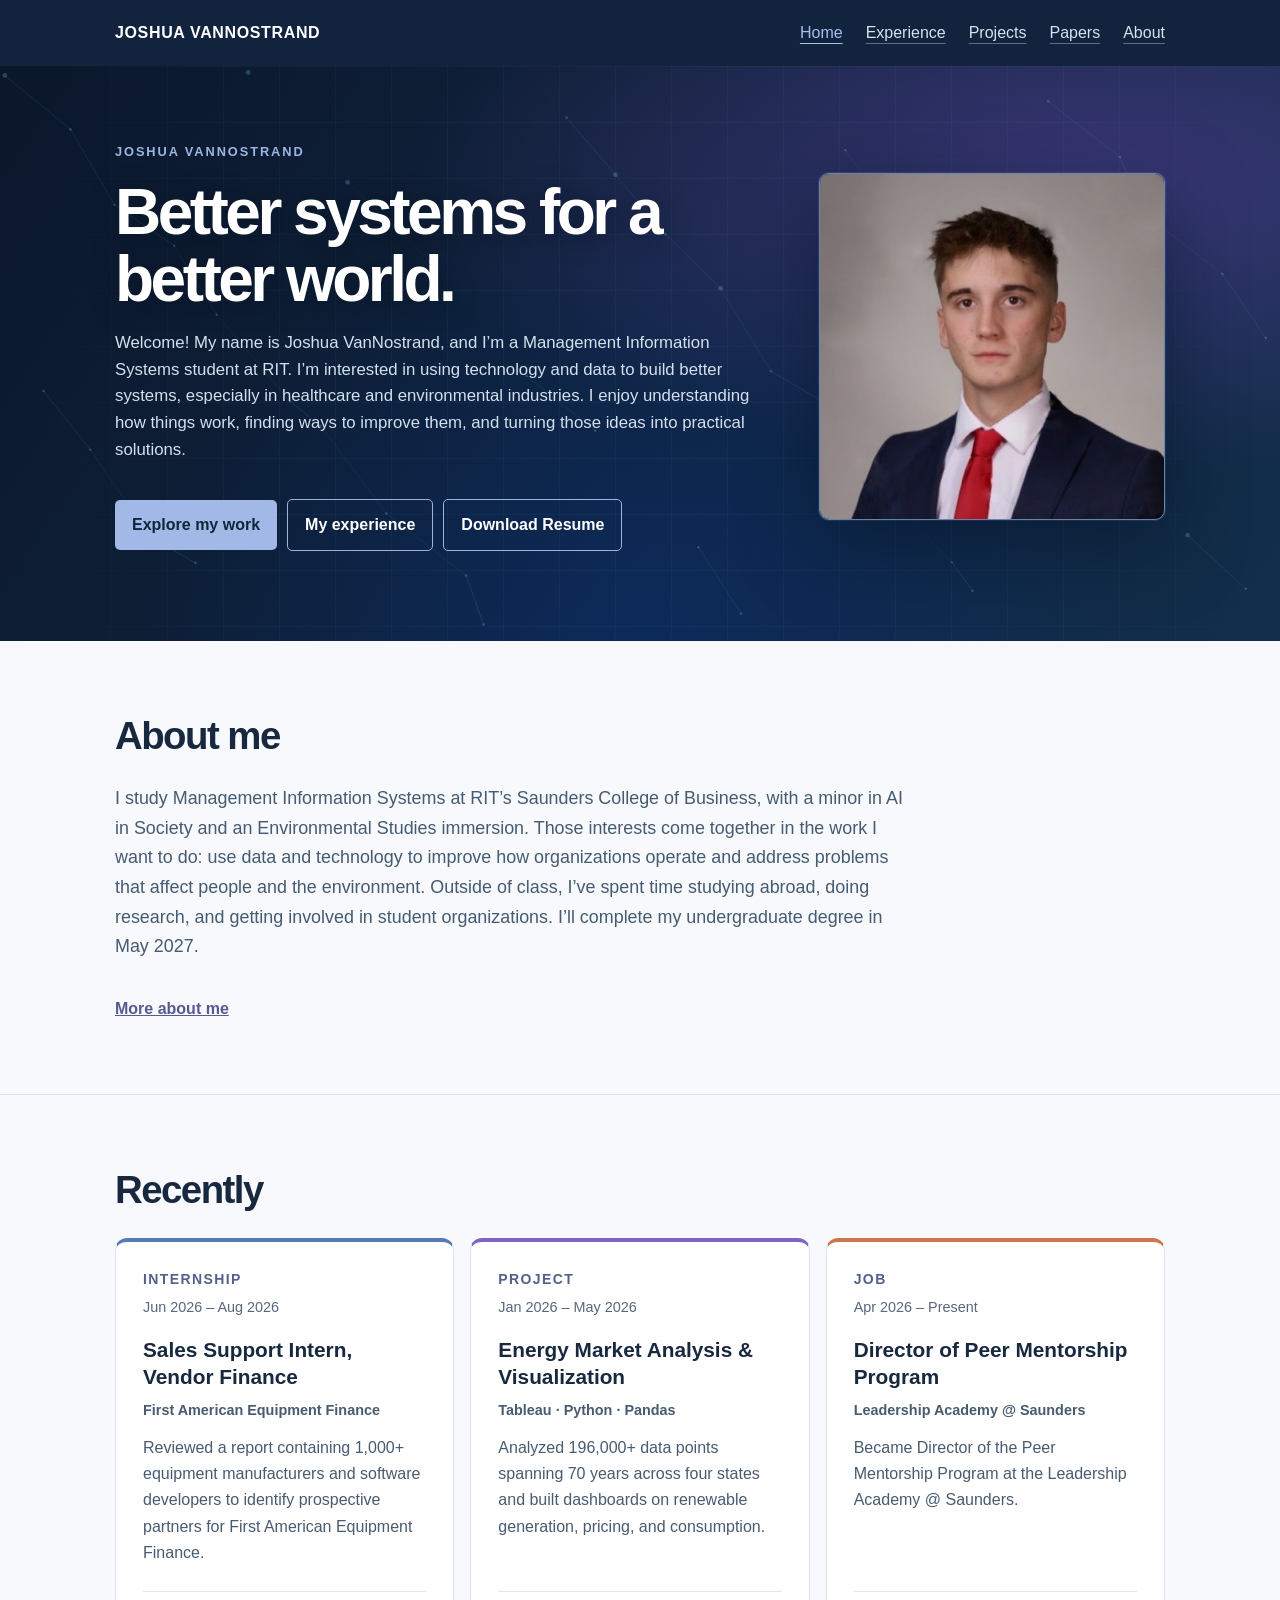
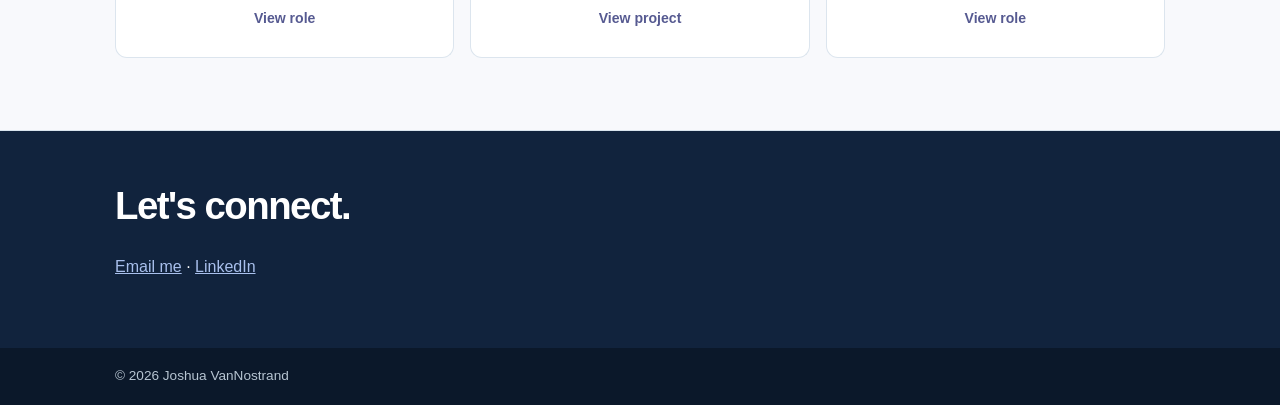
<file: index.html>
<!doctype html><html lang="en"><head><meta charset="utf-8"><meta name="viewport" content="width=device-width,initial-scale=1"><meta name="description" content="Joshua VanNostrand — RIT MIS student interested in technology and data for better systems in healthcare and environmental industries."><title>Home | Joshua VanNostrand</title><link rel="icon" type="image/svg+xml" href="favicon.svg"><link rel="stylesheet" href="style.css?v=20261023e"><script src="motion.js" defer></script><script src="project-dialogs.js" defer></script></head><body><header class="dark"><nav class="wrap nav" aria-label="Main navigation"><a class="brand" href="">JOSHUA VANNOSTRAND</a><div class="navlinks"><a href="" aria-current="page">Home</a><a href="experience/">Experience</a><a href="projects/">Projects</a><a href="papers/">Papers</a><a href="about/">About</a></div></nav></header><main><section class="dark hero"><div class="wrap herogrid"><div><div class="eyebrow">Joshua VanNostrand</div><h1>Better systems for a better world.</h1><p>Welcome! My name is Joshua VanNostrand, and I’m a Management Information Systems student at RIT. I’m interested in using technology and data to build better systems, especially in healthcare and environmental industries. I enjoy understanding how things work, finding ways to improve them, and turning those ideas into practical solutions.</p><a class="button" href="projects/">Explore my work</a><a class="button alt" href="experience/">My experience</a><a class="button alt" href="assets/joshua-vannostrand-resume.pdf" download="Joshua-VanNostrand-Resume.pdf">Download Resume</a></div><div class="portrait"><img src="assets/joshua-vannostrand.jpg" alt="Portrait of Joshua VanNostrand" width="576" height="576" decoding="async"></div></div></section><section class="section"><div class="wrap"><h2>About me</h2><p class="lead">I study Management Information Systems at RIT’s Saunders College of Business, with a minor in AI in Society and an Environmental Studies immersion. Those interests come together in the work I want to do: use data and technology to improve how organizations operate and address problems that affect people and the environment. Outside of class, I’ve spent time studying abroad, doing research, and getting involved in student organizations. I’ll complete my undergraduate degree in May 2027.</p><a class="textlink" href="about/">More about me</a></div></section><section class="section"><div class="wrap"><h2>Recently</h2><div class="grid"><article class="card project-card"><div class="project-summary"><div class="meta">Internship</div><div class="card-date">Jun 2026 – Aug 2026</div><h3>Sales Support Intern, Vendor Finance</h3><p class="card-org">First American Equipment Finance</p><p>Reviewed a report containing 1,000+ equipment manufacturers and software developers to identify prospective partners for First American Equipment Finance.</p></div><span class="card-action" aria-hidden="true">View role</span><button class="project-hit-area" type="button" data-project="recent-sales-support-intern,-vendor-finance" aria-label="View Sales Support Intern, Vendor Finance" aria-haspopup="dialog"></button></article><dialog class="project-dialog" id="recent-sales-support-intern,-vendor-finance" aria-labelledby="title-recent-sales-support-intern,-vendor-finance"><div class="dialog-top"><div class="meta">Internship · Jun 2026 – Aug 2026</div><h2 id="title-recent-sales-support-intern,-vendor-finance">Sales Support Intern, Vendor Finance</h2><button class="dialog-close" type="button" aria-label="Close Sales Support Intern, Vendor Finance" data-close-dialog>×</button></div><div class="dialog-body"><p class="dialog-org">First American Equipment Finance</p><ul class="resume-bullets"><li>Reviewed a report containing 1,000+ equipment manufacturers and software developers to identify prospective partners for the Healthcare team.</li><li>Researched selected companies using ZoomInfo, Dun & Bradstreet, and LinkedIn Sales Navigator; built profiles to support Program Managers’ outreach.</li></ul></div></dialog><article class="card project-card"><div class="project-summary"><div class="meta">Project</div><div class="card-date">Jan 2026 – May 2026</div><h3>Energy Market Analysis & Visualization</h3><p class="card-org">Tableau · Python · Pandas</p><p>Analyzed 196,000+ data points spanning 70 years across four states and built dashboards on renewable generation, pricing, and consumption.</p></div><span class="card-action" aria-hidden="true">View project</span><button class="project-hit-area" type="button" data-project="recent-energy-market-analysis-&-visualization" aria-label="View Energy Market Analysis & Visualization" aria-haspopup="dialog"></button></article><dialog class="project-dialog" id="recent-energy-market-analysis-&-visualization" aria-labelledby="title-recent-energy-market-analysis-&-visualization"><div class="dialog-top"><div class="meta">Project · Jan 2026 – May 2026</div><h2 id="title-recent-energy-market-analysis-&-visualization">Energy Market Analysis & Visualization</h2><button class="dialog-close" type="button" aria-label="Close Energy Market Analysis & Visualization" data-close-dialog>×</button></div><div class="dialog-body"><p class="dialog-org">Tableau · Python · Pandas</p><ul class="resume-bullets"><li>Analyzed 196,000+ data points spanning 70 years and 700+ variables per state across California, Texas, Arizona, and New Mexico using Tableau and Pandas.</li><li>Built KPI dashboards to compare renewable generation, energy intensity, pricing, and consumption across states.</li><li>Evaluated economic decoupling and energy-market trends to develop recommendations for grid infrastructure, renewable adoption, and interstate coordination.</li></ul></div></dialog><article class="card project-card"><div class="project-summary"><div class="meta">Job</div><div class="card-date">Apr 2026 – Present</div><h3>Director of Peer Mentorship Program</h3><p class="card-org">Leadership Academy @ Saunders</p><p>Became Director of the Peer Mentorship Program at the Leadership Academy @ Saunders.</p></div><span class="card-action" aria-hidden="true">View role</span><button class="project-hit-area" type="button" data-project="recent-director-of-peer-mentorship-program" aria-label="View Director of Peer Mentorship Program" aria-haspopup="dialog"></button></article><dialog class="project-dialog" id="recent-director-of-peer-mentorship-program" aria-labelledby="title-recent-director-of-peer-mentorship-program"><div class="dialog-top"><div class="meta">Job · Apr 2026 – Present</div><h2 id="title-recent-director-of-peer-mentorship-program">Director of Peer Mentorship Program</h2><button class="dialog-close" type="button" aria-label="Close Director of Peer Mentorship Program" data-close-dialog>×</button></div><div class="dialog-body"><p class="dialog-org">Leadership Academy @ Saunders</p><ul class="resume-bullets"><li>Use academic, career, and behavioral information to match mentors and mentees.</li><li>Coordinate training, networking events, and alumni programming with students, faculty, and external stakeholders.</li><li>Track participation, maintain program records and compliance, and support improvements to the mentorship program.</li></ul></div></dialog></div></div></section></main><footer><div class="dark footer"><div class="wrap"><h2>Let's connect.</h2><p><a href="mailto:vannostrandjosh2005@gmail.com">Email me</a> · <a href="https://www.linkedin.com/in/joshua-vannostrand/" target="_blank" rel="noopener noreferrer">LinkedIn</a></p></div></div><div class="copyright"><div class="wrap">© 2026 Joshua VanNostrand</div></div></footer></body></html>
</file>
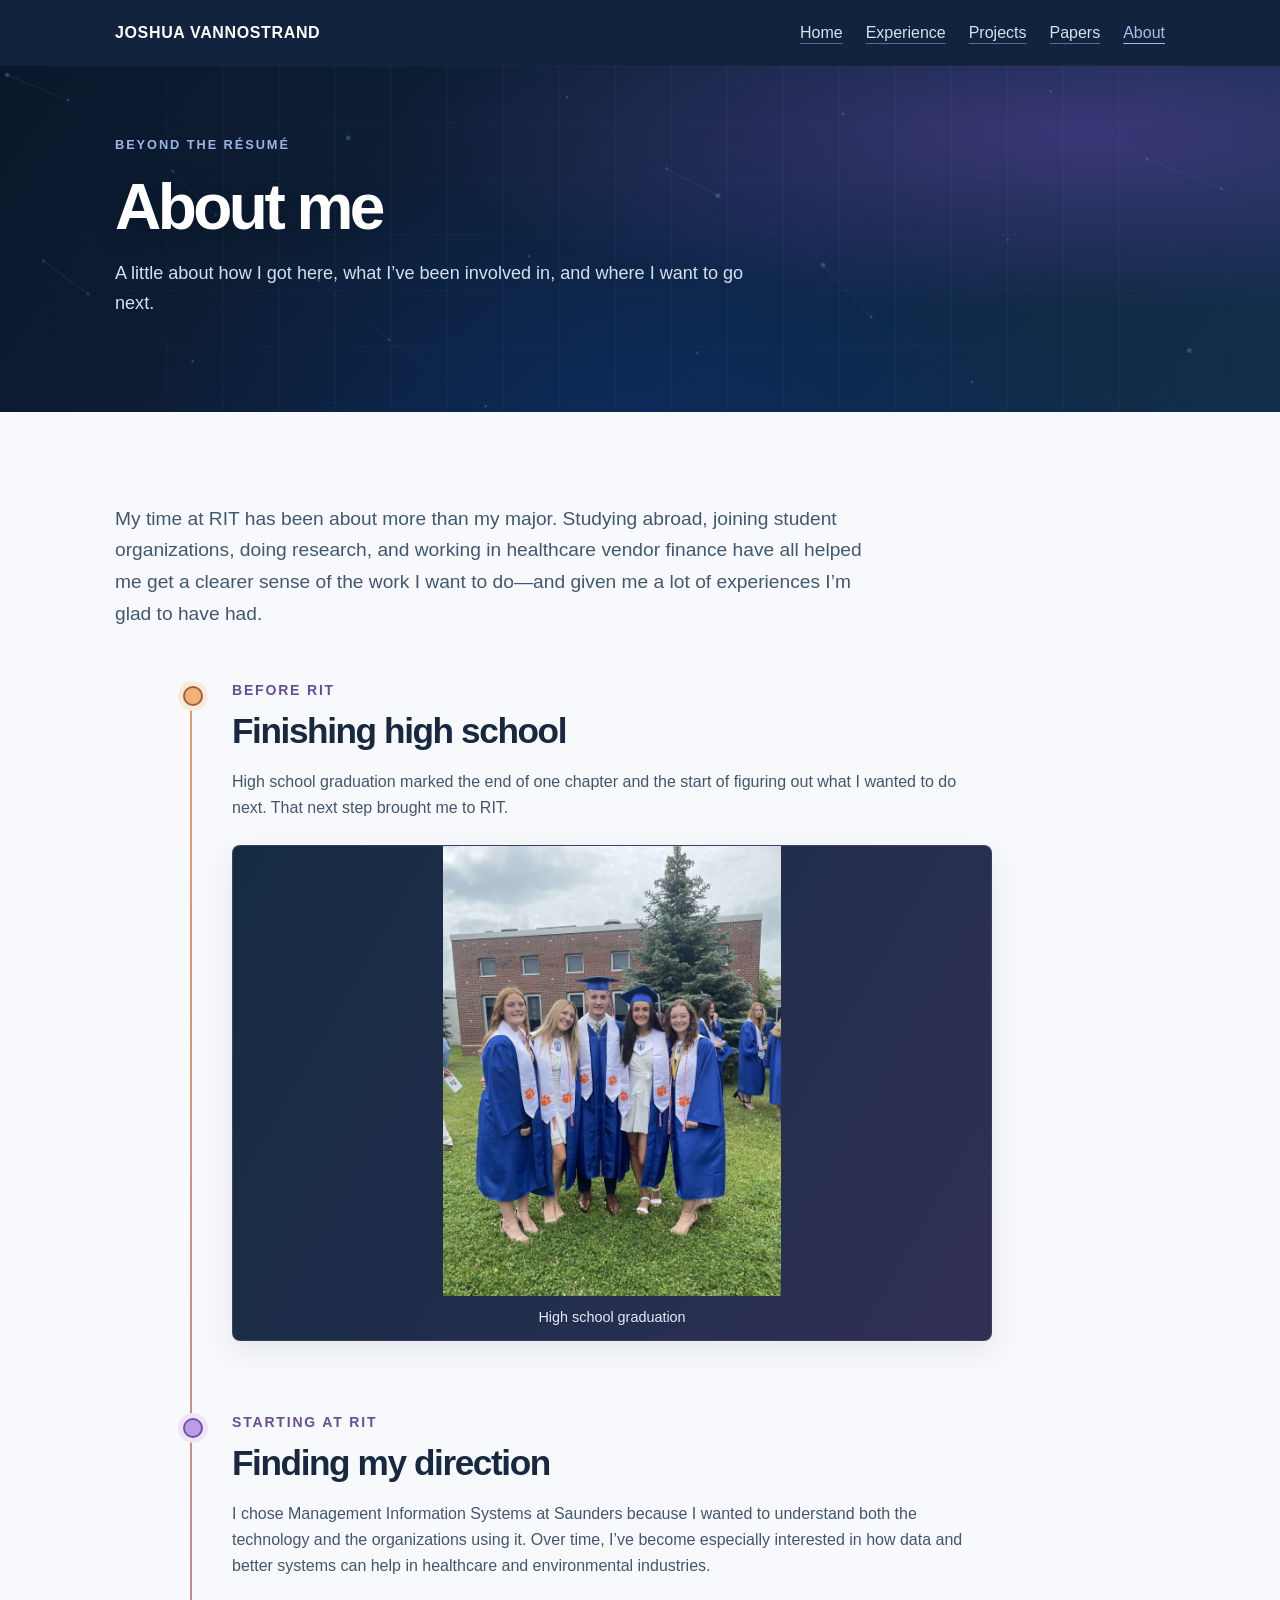
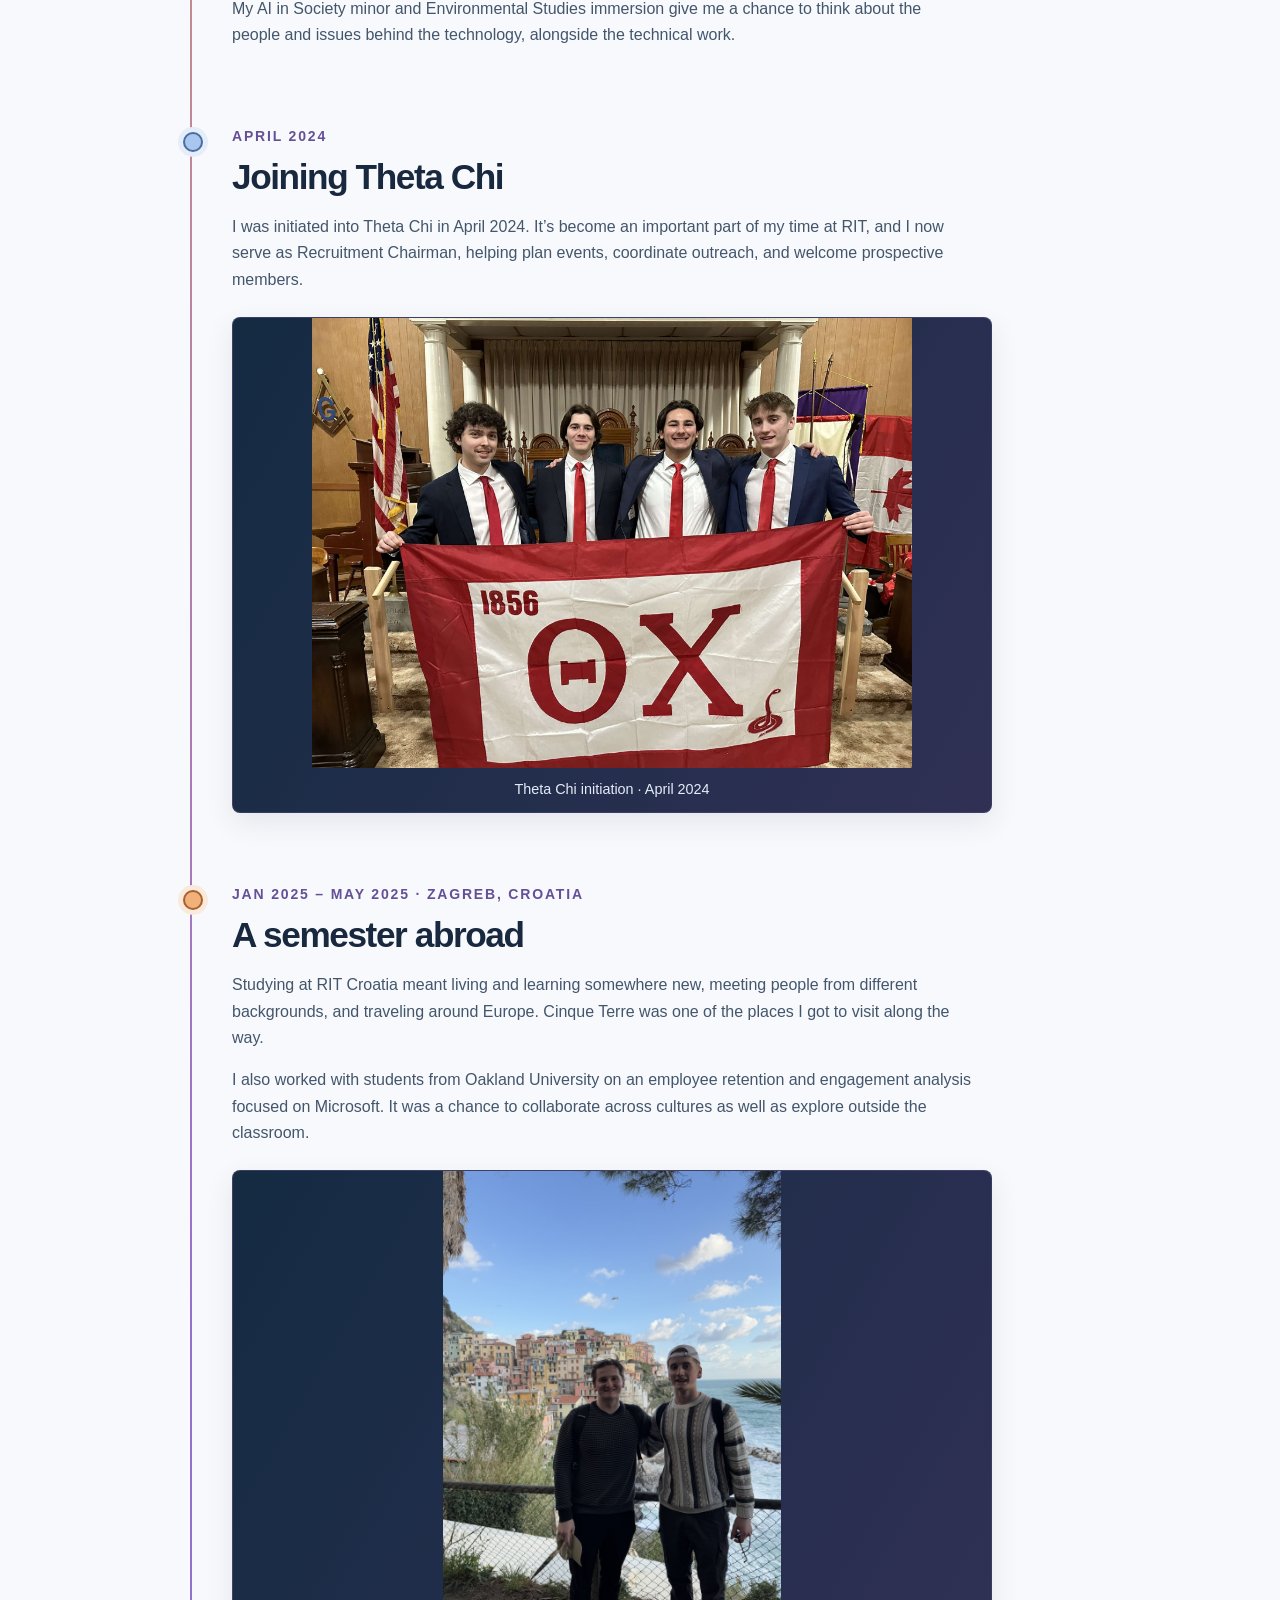
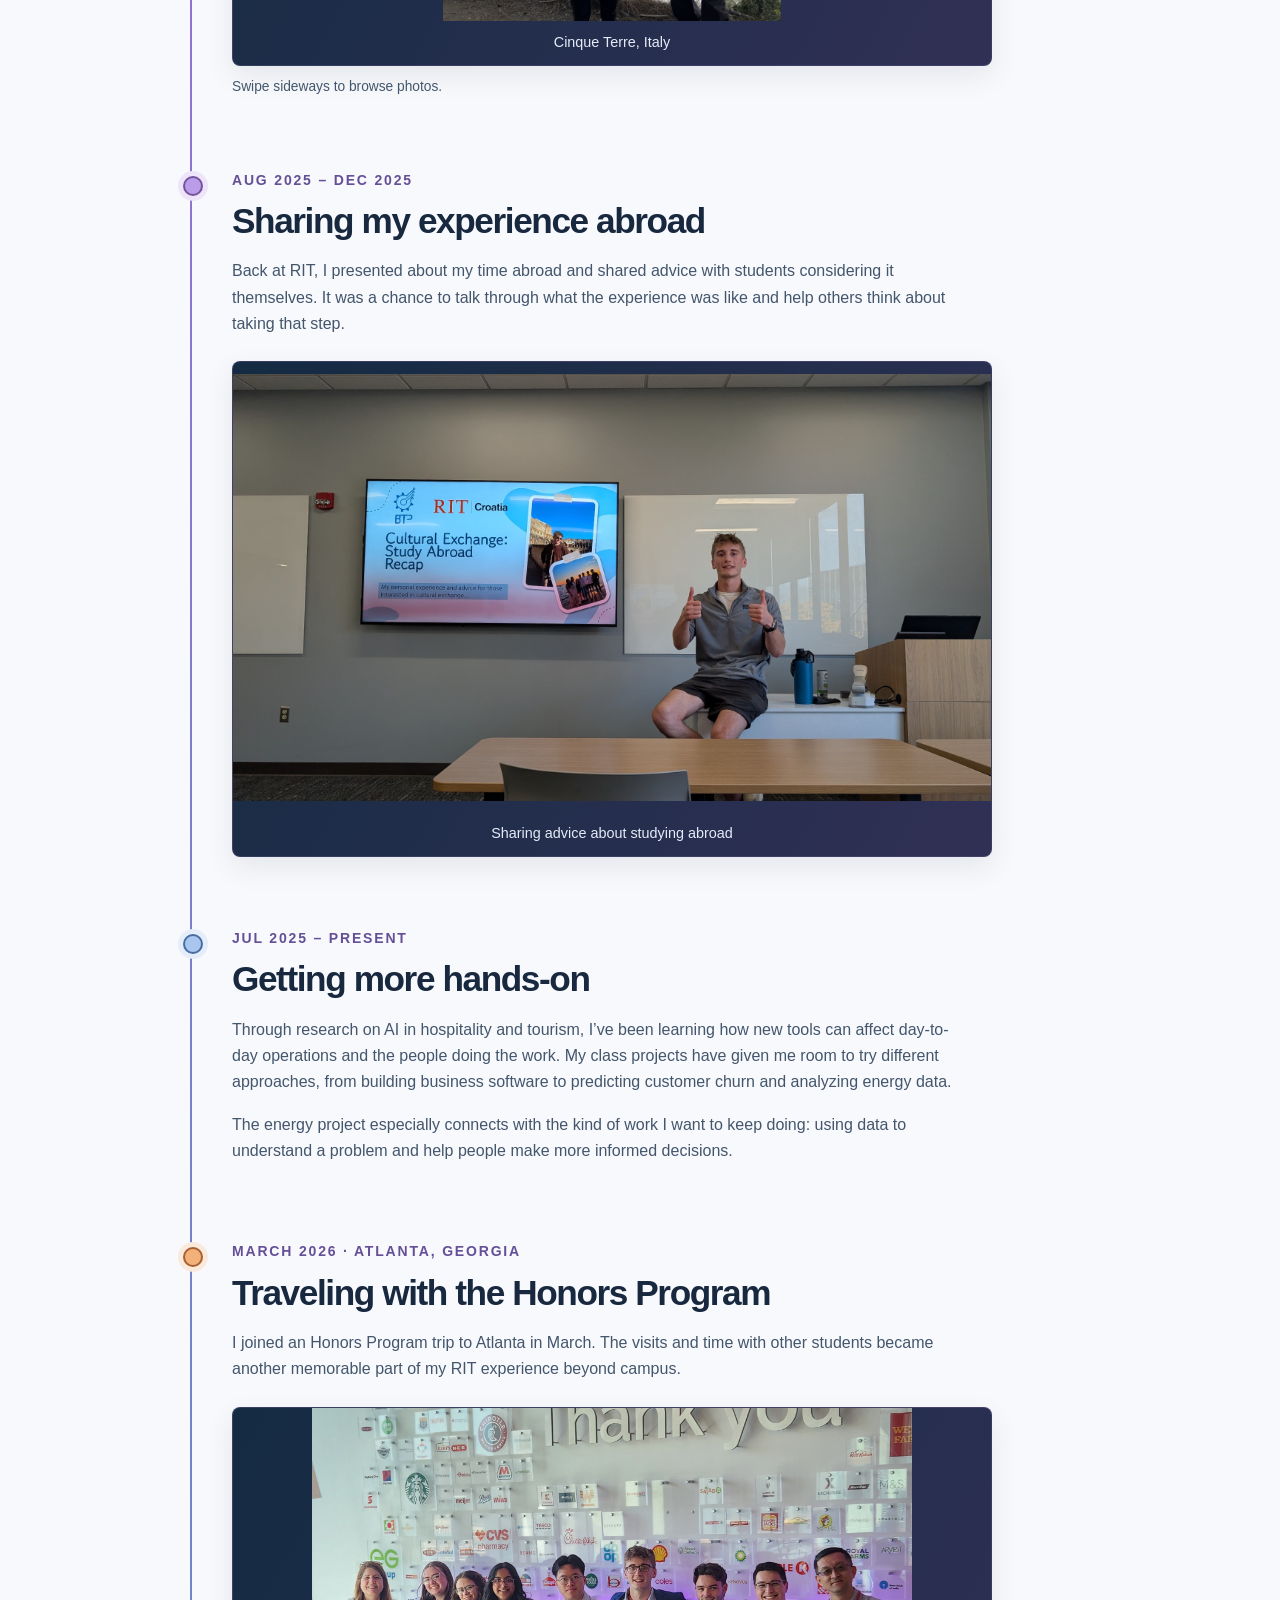
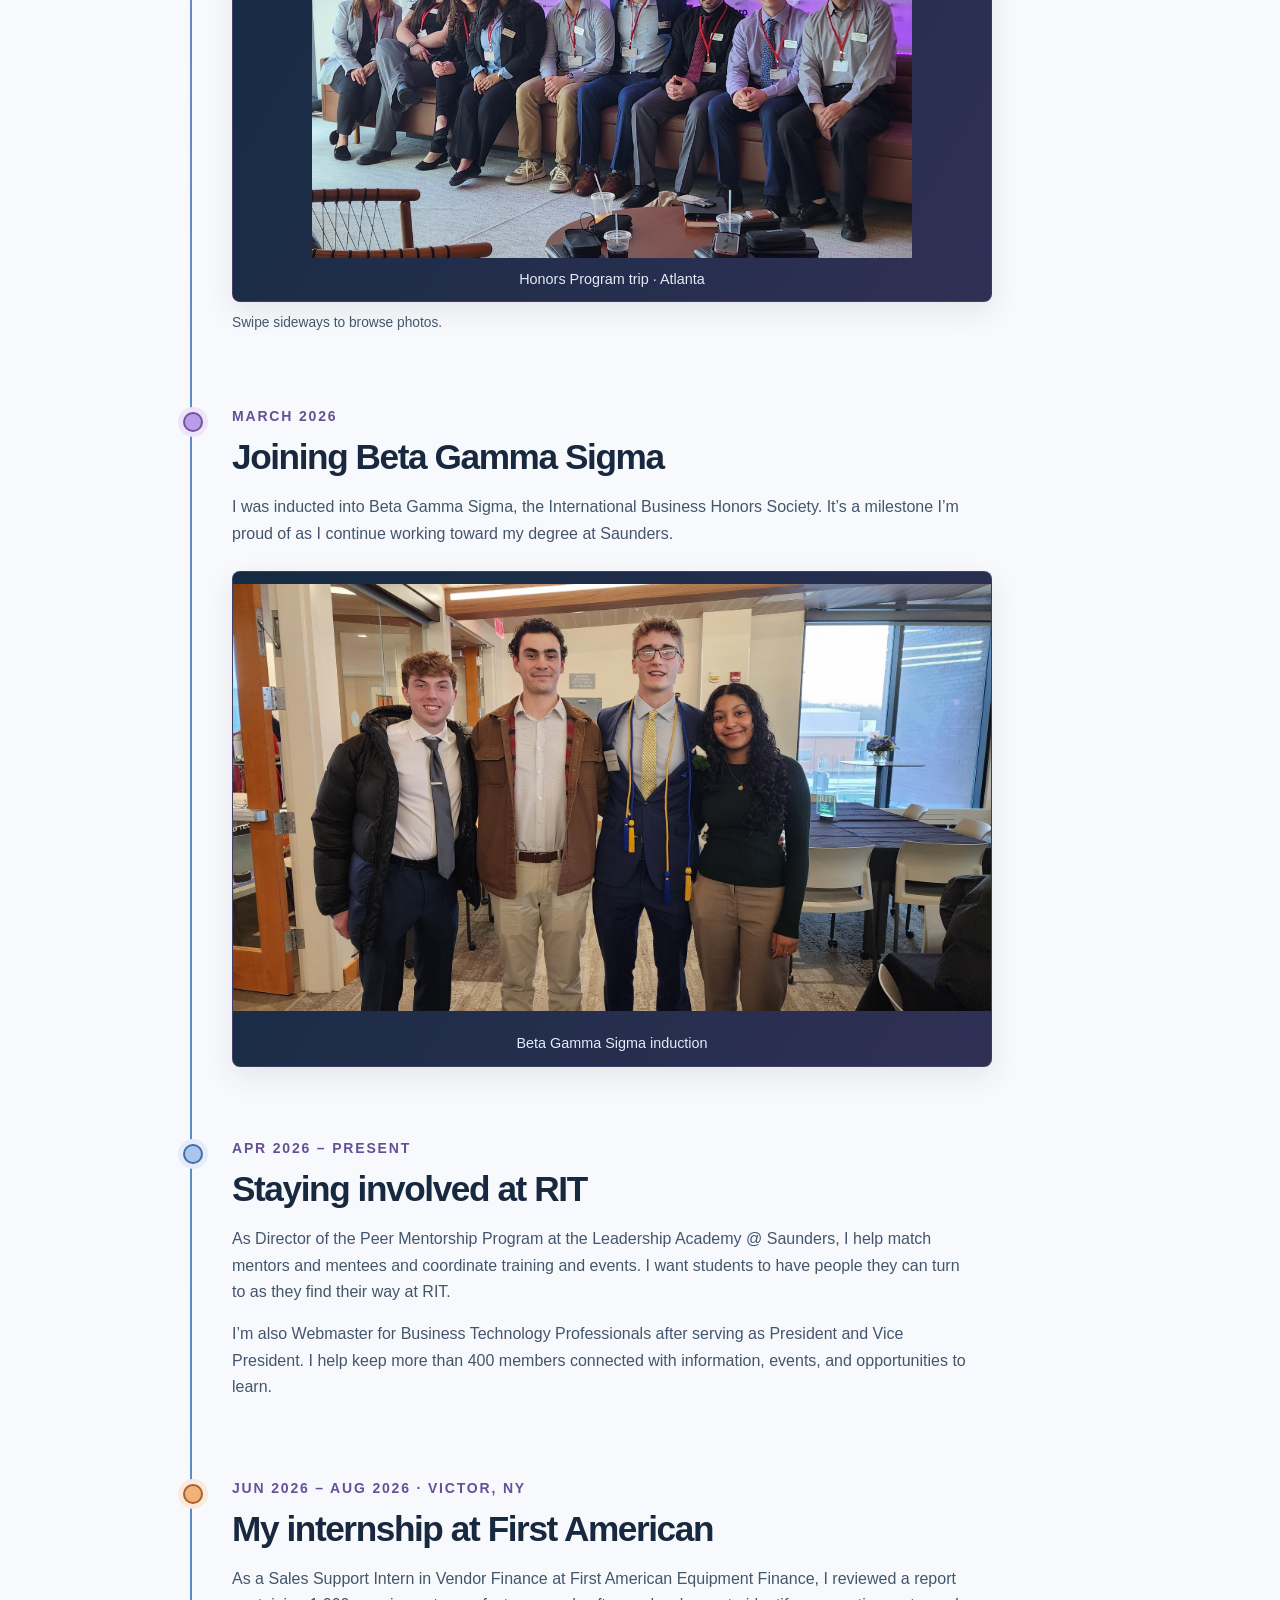
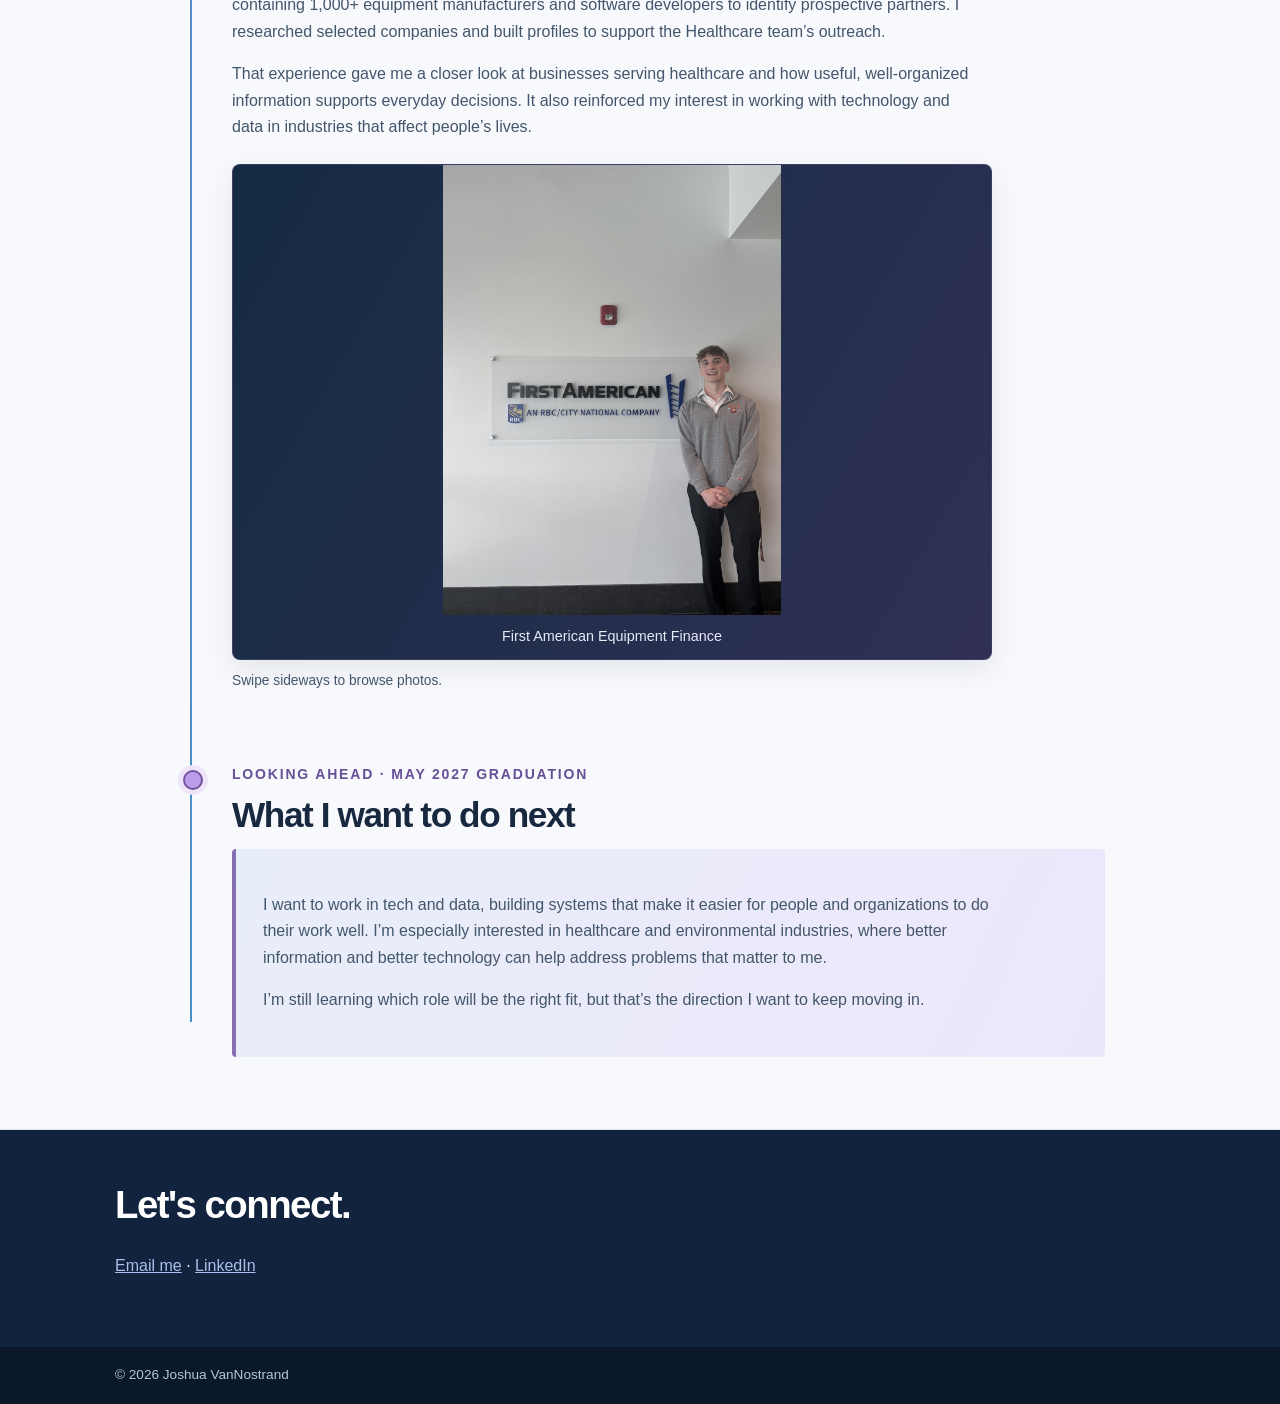
<file: about/index.html>
<!doctype html><html lang="en"><head><meta charset="utf-8"><meta name="viewport" content="width=device-width,initial-scale=1"><meta name="description" content="Joshua VanNostrand — RIT MIS student interested in technology and data for better systems in healthcare and environmental industries."><title>About | Joshua VanNostrand</title><link rel="icon" type="image/svg+xml" href="../favicon.svg"><link rel="stylesheet" href="../style.css?v=20261023e"><script src="../motion.js" defer></script><script src="../project-dialogs.js" defer></script></head><body><header class="dark"><nav class="wrap nav" aria-label="Main navigation"><a class="brand" href="../">JOSHUA VANNOSTRAND</a><div class="navlinks"><a href="../">Home</a><a href="../experience/">Experience</a><a href="../projects/">Projects</a><a href="../papers/">Papers</a><a href="../about/" aria-current="page">About</a></div></nav></header><main><section class="dark pagehead"><div class="wrap"><div class="eyebrow">Beyond the résumé</div><h1>About me</h1><p>A little about how I got here, what I’ve been involved in, and where I want to go next.</p></div></section><section class="section"><div class="wrap"><p class="story-intro">My time at RIT has been about more than my major. Studying abroad, joining student organizations, doing research, and working in healthcare vendor finance have all helped me get a clearer sense of the work I want to do—and given me a lot of experiences I’m glad to have had.</p><div class="story"><article class="chapter"><div class="year">Before RIT</div><h2>Finishing high school</h2><p>High school graduation marked the end of one chapter and the start of figuring out what I wanted to do next. That next step brought me to RIT.</p><div class="photo-carousel" data-carousel aria-label="Finishing high school photos"><div class="carousel-viewport" tabindex="0"><figure><img src="../assets/graduation.jpg" alt="Joshua with fellow graduates in caps and gowns outside their school" loading="lazy" width="1536" height="2048" decoding="async"><figcaption>High school graduation</figcaption></figure></div></div></article><article class="chapter"><div class="year">Starting at RIT</div><h2>Finding my direction</h2><p>I chose Management Information Systems at Saunders because I wanted to understand both the technology and the organizations using it. Over time, I’ve become especially interested in how data and better systems can help in healthcare and environmental industries.</p><p>My AI in Society minor and Environmental Studies immersion give me a chance to think about the people and issues behind the technology, alongside the technical work.</p></article><article class="chapter"><div class="year">April 2024</div><h2>Joining Theta Chi</h2><p>I was initiated into Theta Chi in April 2024. It’s become an important part of my time at RIT, and I now serve as Recruitment Chairman, helping plan events, coordinate outreach, and welcome prospective members.</p><div class="photo-carousel" data-carousel aria-label="Joining Theta Chi photos"><div class="carousel-viewport" tabindex="0"><figure><img src="../assets/theta-chi-initiation.jpg" alt="Joshua with fellow initiates holding a Theta Chi flag" loading="lazy" width="2048" height="1536" decoding="async"><figcaption>Theta Chi initiation · April 2024</figcaption></figure></div></div></article><article class="chapter"><div class="year">Jan 2025 – May 2025 · Zagreb, Croatia</div><h2>A semester abroad</h2><p>Studying at RIT Croatia meant living and learning somewhere new, meeting people from different backgrounds, and traveling around Europe. Cinque Terre was one of the places I got to visit along the way.</p><p>I also worked with students from Oakland University on an employee retention and engagement analysis focused on Microsoft. It was a chance to collaborate across cultures as well as explore outside the classroom.</p><div class="photo-carousel" data-carousel aria-label="A semester abroad photos"><div class="carousel-viewport" tabindex="0"><figure><img src="../assets/cinque-terre.jpg" alt="Joshua and a friend overlooking the colorful coastal buildings of Cinque Terre" loading="lazy" width="1536" height="2048" decoding="async"><figcaption>Cinque Terre, Italy</figcaption></figure><figure><img src="../assets/croatia.jpeg" alt="Joshua and friends beside the water in Croatia at sunset" loading="lazy" width="1179" height="1008" decoding="async"><figcaption>Croatia</figcaption></figure><figure><img src="../assets/austria.jpeg" alt="Joshua outside the Austrian Parliament building" loading="lazy" width="1156" height="1536" decoding="async"><figcaption>Austria</figcaption></figure><figure><img src="../assets/spain.jpeg" alt="Joshua and friends at the Arc de Triomf in Barcelona" loading="lazy" width="1157" height="1536" decoding="async"><figcaption>Spain</figcaption></figure><figure><img src="../assets/venice.jpeg" alt="Joshua with friends beside a canal in Venice" loading="lazy" width="701" height="847" decoding="async"><figcaption>Venice</figcaption></figure></div><p class="gallery-hint">Swipe sideways to browse photos.</p></div></article><article class="chapter"><div class="year">Aug 2025 – Dec 2025</div><h2>Sharing my experience abroad</h2><p>Back at RIT, I presented about my time abroad and shared advice with students considering it themselves. It was a chance to talk through what the experience was like and help others think about taking that step.</p><div class="photo-carousel" data-carousel aria-label="Sharing my experience abroad photos"><div class="carousel-viewport" tabindex="0"><figure><img src="../assets/study-abroad-presentation.jpeg" alt="Joshua presenting about his semester at RIT Croatia in a classroom" loading="lazy" width="2048" height="1152" decoding="async"><figcaption>Sharing advice about studying abroad</figcaption></figure></div></div></article><article class="chapter"><div class="year">Jul 2025 – Present</div><h2>Getting more hands-on</h2><p>Through research on AI in hospitality and tourism, I’ve been learning how new tools can affect day-to-day operations and the people doing the work. My class projects have given me room to try different approaches, from building business software to predicting customer churn and analyzing energy data.</p><p>The energy project especially connects with the kind of work I want to keep doing: using data to understand a problem and help people make more informed decisions.</p></article><article class="chapter"><div class="year">March 2026 · Atlanta, Georgia</div><h2>Traveling with the Honors Program</h2><p>I joined an Honors Program trip to Atlanta in March. The visits and time with other students became another memorable part of my RIT experience beyond campus.</p><div class="photo-carousel" data-carousel aria-label="Traveling with the Honors Program photos"><div class="carousel-viewport" tabindex="0"><figure><img src="../assets/atlanta-honors-1.jpeg" alt="Honors Program students seated together during a visit in Atlanta" loading="lazy" width="2048" height="1536" decoding="async"><figcaption>Honors Program trip · Atlanta</figcaption></figure><figure><img src="../assets/atlanta-honors-2.jpeg" alt="Honors Program group posing at a Chick-fil-A visit" loading="lazy" width="2048" height="1536" decoding="async"><figcaption>A group visit in Atlanta</figcaption></figure><figure><img src="../assets/atlanta-honors-3.jpeg" alt="Honors Program students standing beside a baseball field in Atlanta" loading="lazy" width="1333" height="1000" decoding="async"><figcaption>Exploring Atlanta with the group</figcaption></figure></div><p class="gallery-hint">Swipe sideways to browse photos.</p></div></article><article class="chapter"><div class="year">March 2026</div><h2>Joining Beta Gamma Sigma</h2><p>I was inducted into Beta Gamma Sigma, the International Business Honors Society. It’s a milestone I’m proud of as I continue working toward my degree at Saunders.</p><div class="photo-carousel" data-carousel aria-label="Joining Beta Gamma Sigma photos"><div class="carousel-viewport" tabindex="0"><figure><img src="../assets/beta-gamma-sigma.jpg" alt="Joshua with fellow attendees at the Beta Gamma Sigma induction" loading="lazy" width="2000" height="1126" decoding="async"><figcaption>Beta Gamma Sigma induction</figcaption></figure></div></div></article><article class="chapter"><div class="year">Apr 2026 – Present</div><h2>Staying involved at RIT</h2><p>As Director of the Peer Mentorship Program at the Leadership Academy @ Saunders, I help match mentors and mentees and coordinate training and events. I want students to have people they can turn to as they find their way at RIT.</p><p>I’m also Webmaster for Business Technology Professionals after serving as President and Vice President. I help keep more than 400 members connected with information, events, and opportunities to learn.</p></article><article class="chapter"><div class="year">Jun 2026 – Aug 2026 · Victor, NY</div><h2>My internship at First American</h2><p>As a Sales Support Intern in Vendor Finance at First American Equipment Finance, I reviewed a report containing 1,000+ equipment manufacturers and software developers to identify prospective partners. I researched selected companies and built profiles to support the Healthcare team’s outreach.</p><p>That experience gave me a closer look at businesses serving healthcare and how useful, well-organized information supports everyday decisions. It also reinforced my interest in working with technology and data in industries that affect people’s lives.</p><div class="photo-carousel" data-carousel aria-label="My internship at First American photos"><div class="carousel-viewport" tabindex="0"><figure><img src="../assets/faef-1.jpeg" alt="Joshua beside the First American sign" loading="lazy" width="1152" height="1536" decoding="async"><figcaption>First American Equipment Finance</figcaption></figure><figure><img src="../assets/faef-2.jpeg" alt="Joshua with two colleagues at the office" loading="lazy" width="1152" height="1536" decoding="async"><figcaption>With colleagues</figcaption></figure><figure><img src="../assets/faef-3.jpeg" alt="Group photo at the First American office" loading="lazy" width="2048" height="1536" decoding="async"><figcaption>The team</figcaption></figure><figure><img src="../assets/faef-4.jpeg" alt="Joshua posing with colleagues" loading="lazy" width="1152" height="1536" decoding="async"><figcaption>A moment at the office</figcaption></figure><figure><img src="../assets/faef-5.jpeg" alt="Joshua VanNostrand’s desk nameplate" loading="lazy" width="1152" height="1536" decoding="async"><figcaption>My desk at First American</figcaption></figure></div><p class="gallery-hint">Swipe sideways to browse photos.</p></div></article><article class="chapter"><div class="year">Looking ahead · May 2027 graduation</div><h2>What I want to do next</h2><div class="story-end"><p>I want to work in tech and data, building systems that make it easier for people and organizations to do their work well. I’m especially interested in healthcare and environmental industries, where better information and better technology can help address problems that matter to me.</p><p>I’m still learning which role will be the right fit, but that’s the direction I want to keep moving in.</p></div></article></div></div></section></main><footer><div class="dark footer"><div class="wrap"><h2>Let's connect.</h2><p><a href="mailto:vannostrandjosh2005@gmail.com">Email me</a> · <a href="https://www.linkedin.com/in/joshua-vannostrand/" target="_blank" rel="noopener noreferrer">LinkedIn</a></p></div></div><div class="copyright"><div class="wrap">© 2026 Joshua VanNostrand</div></div></footer></body></html>
</file>
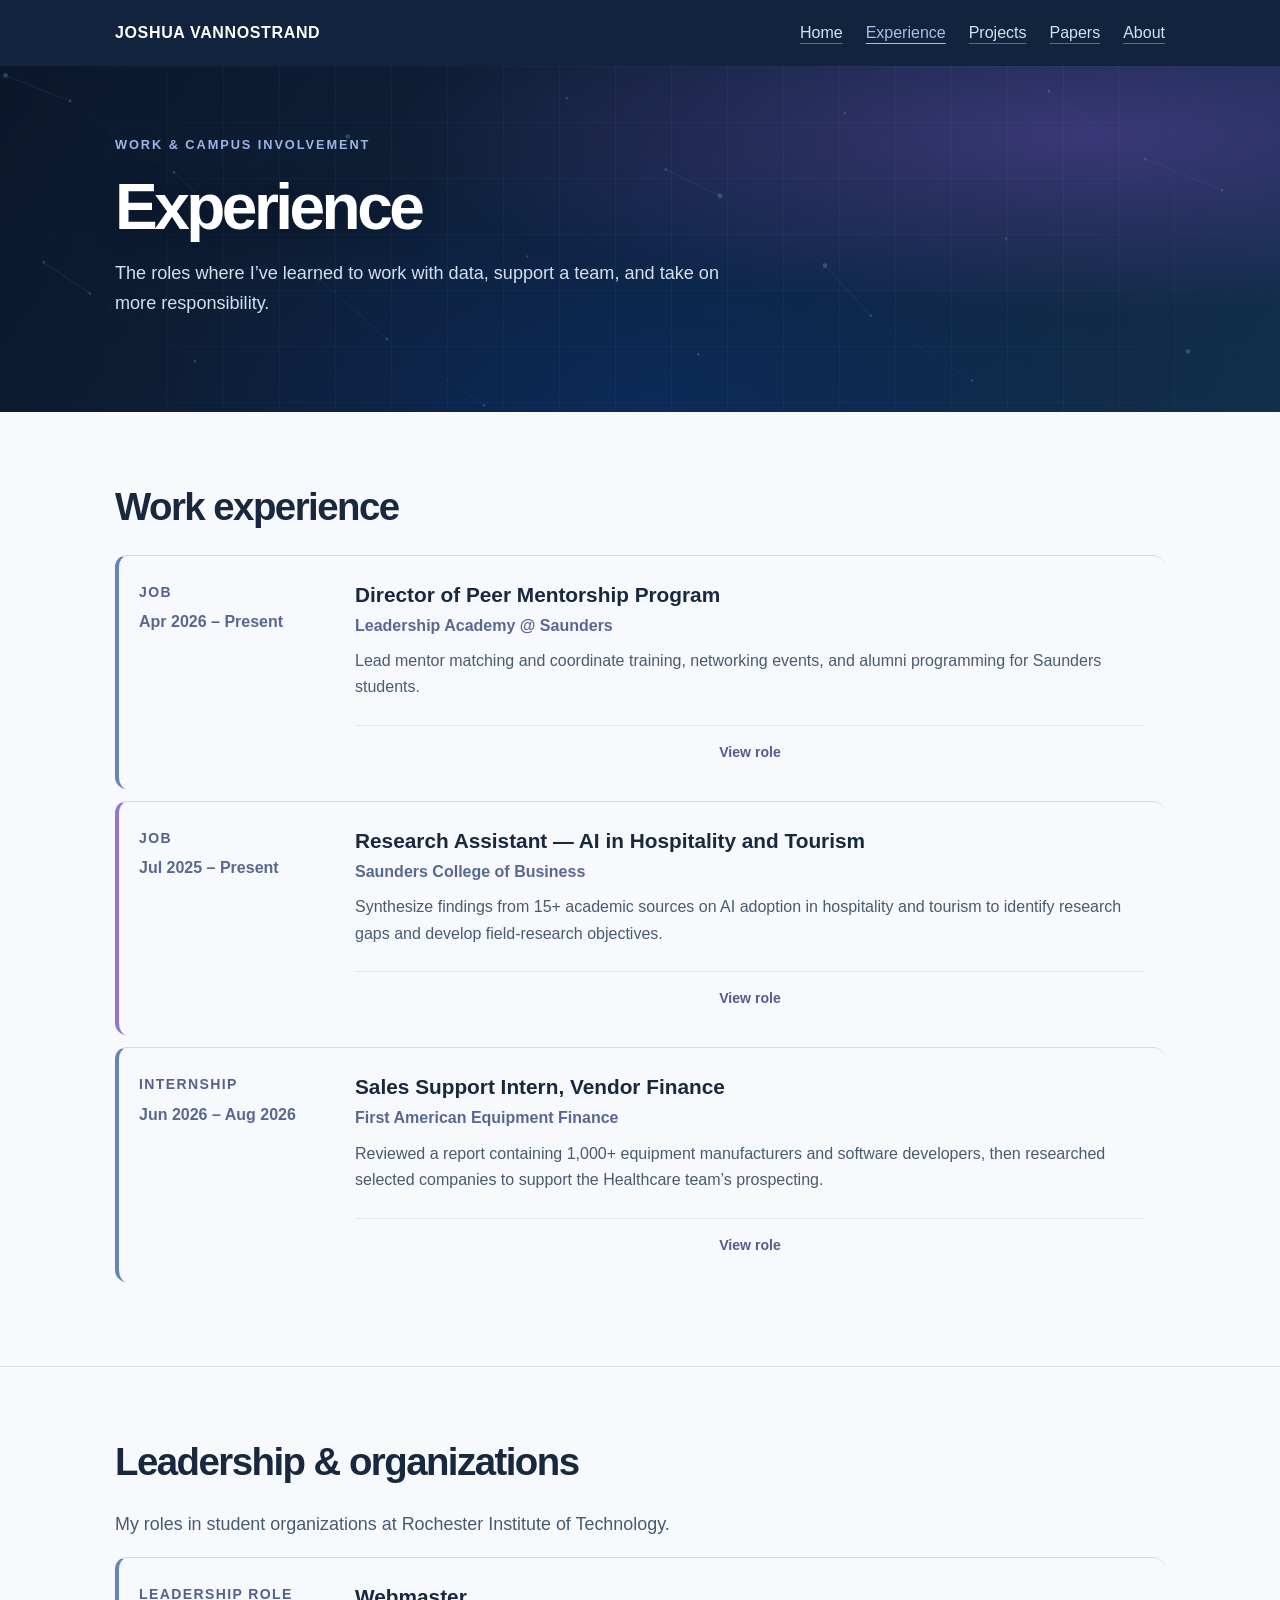
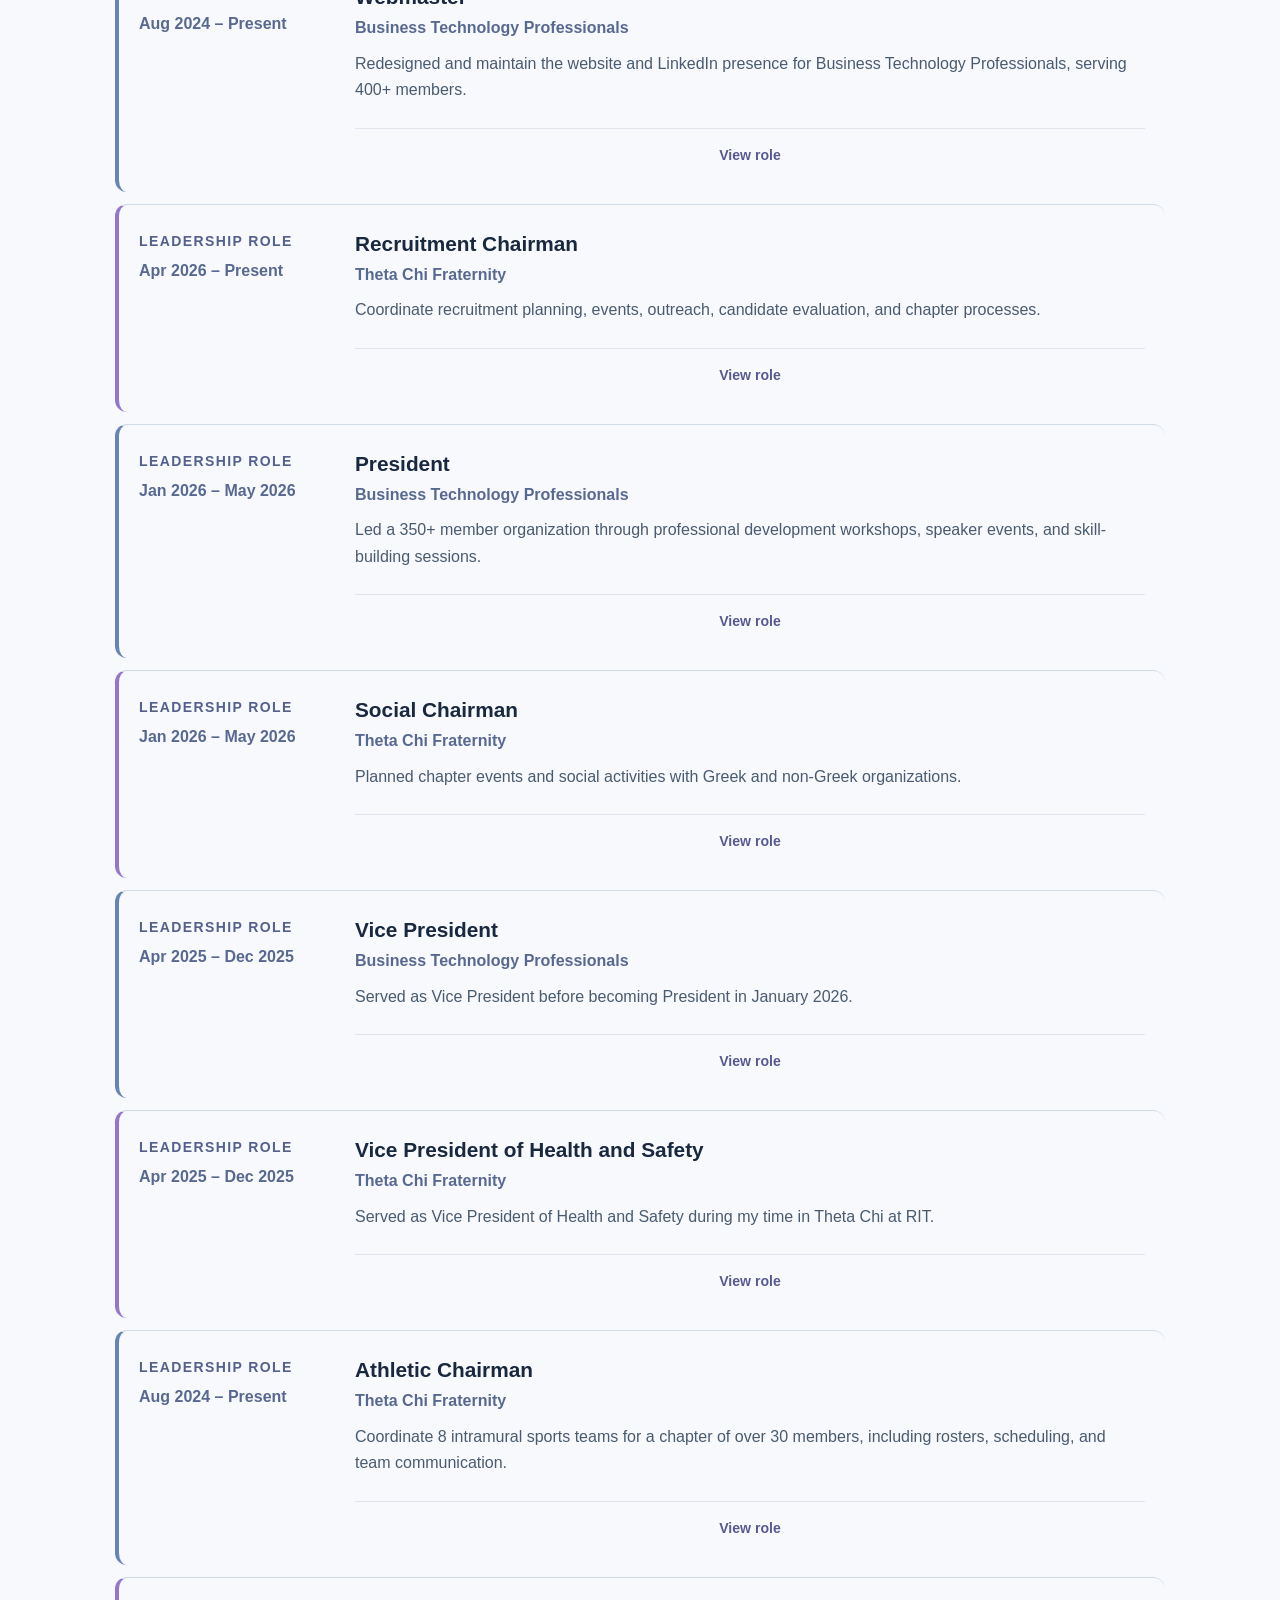
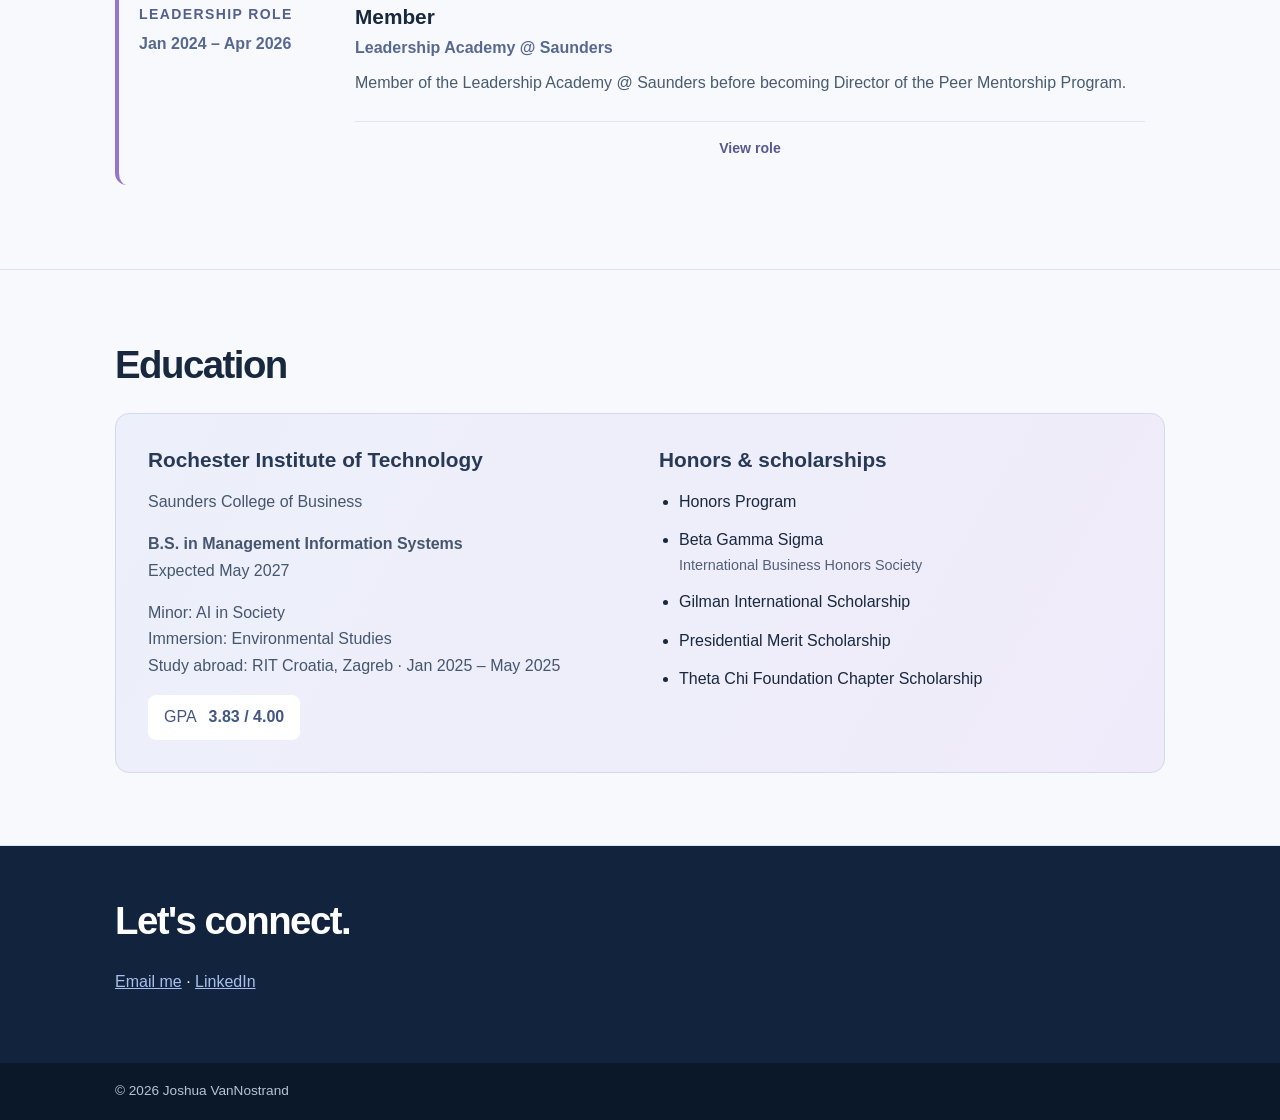
<file: experience/index.html>
<!doctype html><html lang="en"><head><meta charset="utf-8"><meta name="viewport" content="width=device-width,initial-scale=1"><meta name="description" content="Joshua VanNostrand — RIT MIS student interested in technology and data for better systems in healthcare and environmental industries."><title>Experience | Joshua VanNostrand</title><link rel="icon" type="image/svg+xml" href="../favicon.svg"><link rel="stylesheet" href="../style.css?v=20261023e"><script src="../motion.js" defer></script><script src="../project-dialogs.js" defer></script></head><body><header class="dark"><nav class="wrap nav" aria-label="Main navigation"><a class="brand" href="../">JOSHUA VANNOSTRAND</a><div class="navlinks"><a href="../">Home</a><a href="../experience/" aria-current="page">Experience</a><a href="../projects/">Projects</a><a href="../papers/">Papers</a><a href="../about/">About</a></div></nav></header><main><section class="dark pagehead"><div class="wrap"><div class="eyebrow">Work & campus involvement</div><h1>Experience</h1><p>The roles where I’ve learned to work with data, support a team, and take on more responsibility.</p></div></section><section class="section"><div class="wrap"><h2>Work experience</h2><article class="row role-card"><div><div class="meta">Job</div><span class="date">Apr 2026 – Present</span></div><div><h3>Director of Peer Mentorship Program</h3><div class="org">Leadership Academy @ Saunders</div><p>Lead mentor matching and coordinate training, networking events, and alumni programming for Saunders students.</p><span class="card-action" aria-hidden="true">View role</span></div><button class="project-hit-area" type="button" data-project="role-apr-2026---present-director-of-peer-mentorship-program" aria-label="View Director of Peer Mentorship Program at Leadership Academy @ Saunders" aria-haspopup="dialog"></button></article><dialog class="project-dialog" id="role-apr-2026---present-director-of-peer-mentorship-program" aria-labelledby="title-role-apr-2026---present-director-of-peer-mentorship-program"><div class="dialog-top"><div class="meta">Job · Apr 2026 – Present</div><h2 id="title-role-apr-2026---present-director-of-peer-mentorship-program">Director of Peer Mentorship Program</h2><button class="dialog-close" type="button" aria-label="Close Director of Peer Mentorship Program" data-close-dialog>×</button></div><div class="dialog-body"><h3>Leadership Academy @ Saunders</h3><p>Lead mentor matching and coordinate training, networking events, and alumni programming for Saunders students.</p><h3>What I did</h3><p>Use academic, career, and behavioral information to pair mentors and mentees. Coordinate events and training with students, faculty, alumni, and external stakeholders while maintaining program records and tracking engagement.</p></div></dialog><article class="row role-card"><div><div class="meta">Job</div><span class="date">Jul 2025 – Present</span></div><div><h3>Research Assistant — AI in Hospitality and Tourism</h3><div class="org">Saunders College of Business</div><p>Synthesize findings from 15+ academic sources on AI adoption in hospitality and tourism to identify research gaps and develop field-research objectives.</p><span class="card-action" aria-hidden="true">View role</span></div><button class="project-hit-area" type="button" data-project="role-jul-2025---present-research-assistant---ai-in-hospitality-and-tourism" aria-label="View Research Assistant — AI in Hospitality and Tourism at Saunders College of Business" aria-haspopup="dialog"></button></article><dialog class="project-dialog" id="role-jul-2025---present-research-assistant---ai-in-hospitality-and-tourism" aria-labelledby="title-role-jul-2025---present-research-assistant---ai-in-hospitality-and-tourism"><div class="dialog-top"><div class="meta">Job · Jul 2025 – Present</div><h2 id="title-role-jul-2025---present-research-assistant---ai-in-hospitality-and-tourism">Research Assistant — AI in Hospitality and Tourism</h2><button class="dialog-close" type="button" aria-label="Close Research Assistant — AI in Hospitality and Tourism" data-close-dialog>×</button></div><div class="dialog-body"><h3>Saunders College of Business</h3><p>Synthesize findings from 15+ academic sources on AI adoption in hospitality and tourism to identify research gaps and develop field-research objectives.</p><h3>What I did</h3><p>Review 15+ academic sources to identify trends, research gaps, and theoretical frameworks. Translate the literature into field research objectives and coordinate with industry stakeholders.</p></div></dialog><article class="row role-card"><div><div class="meta">Internship</div><span class="date">Jun 2026 – Aug 2026</span></div><div><h3>Sales Support Intern, Vendor Finance</h3><div class="org">First American Equipment Finance</div><p>Reviewed a report containing 1,000+ equipment manufacturers and software developers, then researched selected companies to support the Healthcare team’s prospecting.</p><span class="card-action" aria-hidden="true">View role</span></div><button class="project-hit-area" type="button" data-project="role-jun-2026---aug-2026-sales-support-intern-vendor-finance" aria-label="View Sales Support Intern, Vendor Finance at First American Equipment Finance" aria-haspopup="dialog"></button></article><dialog class="project-dialog" id="role-jun-2026---aug-2026-sales-support-intern-vendor-finance" aria-labelledby="title-role-jun-2026---aug-2026-sales-support-intern-vendor-finance"><div class="dialog-top"><div class="meta">Internship · Jun 2026 – Aug 2026</div><h2 id="title-role-jun-2026---aug-2026-sales-support-intern-vendor-finance">Sales Support Intern, Vendor Finance</h2><button class="dialog-close" type="button" aria-label="Close Sales Support Intern, Vendor Finance" data-close-dialog>×</button></div><div class="dialog-body"><h3>First American Equipment Finance</h3><p>Reviewed a report containing 1,000+ equipment manufacturers and software developers, then researched selected companies to support the Healthcare team’s prospecting.</p><h3>What I did</h3><p>Reviewed a report containing 1,000+ equipment manufacturers and software developers to identify prospective partners for the Healthcare team. Used ZoomInfo, Dun & Bradstreet, and LinkedIn Sales Navigator to research selected companies, build profiles, and support Program Managers’ outreach.</p><h3>Photos from the experience</h3><div class="photo-carousel" data-carousel aria-label="Photos from First American Equipment Finance"><div class="carousel-viewport" tabindex="0"><figure><img src="../assets/faef-1.jpeg" alt="Joshua beside the First American sign" loading="lazy" width="1152" height="1536" decoding="async"><figcaption>At First American</figcaption></figure><figure><img src="../assets/faef-2.jpeg" alt="Joshua with two colleagues at the First American office" loading="lazy" width="1152" height="1536" decoding="async"><figcaption>With colleagues</figcaption></figure><figure><img src="../assets/faef-3.jpeg" alt="Group photo at the First American office" loading="lazy" width="2048" height="1536" decoding="async"><figcaption>The team</figcaption></figure><figure><img src="../assets/faef-4.jpeg" alt="Joshua posing with two colleagues at the office" loading="lazy" width="1152" height="1536" decoding="async"><figcaption>A moment with colleagues</figcaption></figure><figure><img src="../assets/faef-5.jpeg" alt="Desk nameplate with Joshua VanNostrand’s name" loading="lazy" width="1152" height="1536" decoding="async"><figcaption>At the office</figcaption></figure></div><p class="gallery-hint">Swipe sideways to browse photos.</p></div></div></dialog></div></section><section class="section"><div class="wrap"><h2>Leadership & organizations</h2><p class="lead">My roles in student organizations at Rochester Institute of Technology.</p><article class="row role-card"><div><div class="meta">Leadership role</div><span class="date">Aug 2024 – Present</span></div><div><h3>Webmaster</h3><div class="org">Business Technology Professionals</div><p>Redesigned and maintain the website and LinkedIn presence for Business Technology Professionals, serving 400+ members.</p><span class="card-action" aria-hidden="true">View role</span></div><button class="project-hit-area" type="button" data-project="role-aug-2024---present-webmaster" aria-label="View Webmaster at Business Technology Professionals" aria-haspopup="dialog"></button></article><dialog class="project-dialog" id="role-aug-2024---present-webmaster" aria-labelledby="title-role-aug-2024---present-webmaster"><div class="dialog-top"><div class="meta">Leadership role · Aug 2024 – Present</div><h2 id="title-role-aug-2024---present-webmaster">Webmaster</h2><button class="dialog-close" type="button" aria-label="Close Webmaster" data-close-dialog>×</button></div><div class="dialog-body"><h3>Business Technology Professionals</h3><p>Redesigned and maintain the website and LinkedIn presence for Business Technology Professionals, serving 400+ members.</p><h3>Responsibilities & contributions</h3><ul class="resume-bullets"><li>Redesigned the Business Technology Professionals website to improve functionality and provide an up-to-date resource for 400+ members.</li><li>Maintain website and LinkedIn content, including events, resources, and club updates, so members can find current information.</li></ul></div></dialog><article class="row role-card"><div><div class="meta">Leadership role</div><span class="date">Apr 2026 – Present</span></div><div><h3>Recruitment Chairman</h3><div class="org">Theta Chi Fraternity</div><p>Coordinate recruitment planning, events, outreach, candidate evaluation, and chapter processes.</p><span class="card-action" aria-hidden="true">View role</span></div><button class="project-hit-area" type="button" data-project="role-apr-2026---present-recruitment-chairman" aria-label="View Recruitment Chairman at Theta Chi Fraternity" aria-haspopup="dialog"></button></article><dialog class="project-dialog" id="role-apr-2026---present-recruitment-chairman" aria-labelledby="title-role-apr-2026---present-recruitment-chairman"><div class="dialog-top"><div class="meta">Leadership role · Apr 2026 – Present</div><h2 id="title-role-apr-2026---present-recruitment-chairman">Recruitment Chairman</h2><button class="dialog-close" type="button" aria-label="Close Recruitment Chairman" data-close-dialog>×</button></div><div class="dialog-body"><h3>Theta Chi Fraternity</h3><p>Coordinate recruitment planning, events, outreach, candidate evaluation, and chapter processes.</p><h3>What I did</h3><p>Lead recruitment planning, marketing, event coordination, candidate evaluation, and the bid process. Maintain records and compliance with chapter requirements.</p></div></dialog><article class="row role-card"><div><div class="meta">Leadership role</div><span class="date">Jan 2026 – May 2026</span></div><div><h3>President</h3><div class="org">Business Technology Professionals</div><p>Led a 350+ member organization through professional development workshops, speaker events, and skill-building sessions.</p><span class="card-action" aria-hidden="true">View role</span></div><button class="project-hit-area" type="button" data-project="role-jan-2026---may-2026-president" aria-label="View President at Business Technology Professionals" aria-haspopup="dialog"></button></article><dialog class="project-dialog" id="role-jan-2026---may-2026-president" aria-labelledby="title-role-jan-2026---may-2026-president"><div class="dialog-top"><div class="meta">Leadership role · Jan 2026 – May 2026</div><h2 id="title-role-jan-2026---may-2026-president">President</h2><button class="dialog-close" type="button" aria-label="Close President" data-close-dialog>×</button></div><div class="dialog-body"><h3>Business Technology Professionals</h3><p>Led a 350+ member organization through professional development workshops, speaker events, and skill-building sessions.</p><h3>What I did</h3><p>Organized workshops, speaker events, and skill-building sessions with RIT alumni and industry professionals. Built partnerships with campus clubs and outside organizations, coordinating meetings and fundraisers to increase engagement.</p></div></dialog><article class="row role-card"><div><div class="meta">Leadership role</div><span class="date">Jan 2026 – May 2026</span></div><div><h3>Social Chairman</h3><div class="org">Theta Chi Fraternity</div><p>Planned chapter events and social activities with Greek and non-Greek organizations.</p><span class="card-action" aria-hidden="true">View role</span></div><button class="project-hit-area" type="button" data-project="role-jan-2026---may-2026-social-chairman" aria-label="View Social Chairman at Theta Chi Fraternity" aria-haspopup="dialog"></button></article><dialog class="project-dialog" id="role-jan-2026---may-2026-social-chairman" aria-labelledby="title-role-jan-2026---may-2026-social-chairman"><div class="dialog-top"><div class="meta">Leadership role · Jan 2026 – May 2026</div><h2 id="title-role-jan-2026---may-2026-social-chairman">Social Chairman</h2><button class="dialog-close" type="button" aria-label="Close Social Chairman" data-close-dialog>×</button></div><div class="dialog-body"><h3>Theta Chi Fraternity</h3><p>Planned chapter events and social activities with Greek and non-Greek organizations.</p><h3>What I did</h3><p>Planned and ran social events with Greek and non-Greek organizations. Coordinated event logistics and programming to support safe, successful, and well-attended chapter activities.</p></div></dialog><article class="row role-card"><div><div class="meta">Leadership role</div><span class="date">Apr 2025 – Dec 2025</span></div><div><h3>Vice President</h3><div class="org">Business Technology Professionals</div><p>Served as Vice President before becoming President in January 2026.</p><span class="card-action" aria-hidden="true">View role</span></div><button class="project-hit-area" type="button" data-project="role-apr-2025---dec-2025-vice-president" aria-label="View Vice President at Business Technology Professionals" aria-haspopup="dialog"></button></article><dialog class="project-dialog" id="role-apr-2025---dec-2025-vice-president" aria-labelledby="title-role-apr-2025---dec-2025-vice-president"><div class="dialog-top"><div class="meta">Leadership role · Apr 2025 – Dec 2025</div><h2 id="title-role-apr-2025---dec-2025-vice-president">Vice President</h2><button class="dialog-close" type="button" aria-label="Close Vice President" data-close-dialog>×</button></div><div class="dialog-body"><h3>Business Technology Professionals</h3><p>Served as Vice President before becoming President in January 2026.</p><h3>Responsibilities & contributions</h3><ul class="resume-bullets"><li>Organized weekly speaker events, technical workshops, and networking sessions for 350+ members, connecting business and technology topics.</li><li>Led outreach and communications to encourage participation and contributed to long-term programming plans.</li></ul></div></dialog><article class="row role-card"><div><div class="meta">Leadership role</div><span class="date">Apr 2025 – Dec 2025</span></div><div><h3>Vice President of Health and Safety</h3><div class="org">Theta Chi Fraternity</div><p>Served as Vice President of Health and Safety during my time in Theta Chi at RIT.</p><span class="card-action" aria-hidden="true">View role</span></div><button class="project-hit-area" type="button" data-project="role-apr-2025---dec-2025-vice-president-of-health-and-safety" aria-label="View Vice President of Health and Safety at Theta Chi Fraternity" aria-haspopup="dialog"></button></article><dialog class="project-dialog" id="role-apr-2025---dec-2025-vice-president-of-health-and-safety" aria-labelledby="title-role-apr-2025---dec-2025-vice-president-of-health-and-safety"><div class="dialog-top"><div class="meta">Leadership role · Apr 2025 – Dec 2025</div><h2 id="title-role-apr-2025---dec-2025-vice-president-of-health-and-safety">Vice President of Health and Safety</h2><button class="dialog-close" type="button" aria-label="Close Vice President of Health and Safety" data-close-dialog>×</button></div><div class="dialog-body"><h3>Theta Chi Fraternity</h3><p>Served as Vice President of Health and Safety during my time in Theta Chi at RIT.</p><h3>Responsibilities & contributions</h3><ul class="resume-bullets"><li>Served as a primary resource for health, safety, and risk-management initiatives for a 20+ member chapter, aligned with Theta Chi’s Sacred Purpose programming.</li><li>Coordinated educational workshops and events with campus partners on wellness, responsible behavior, and member accountability.</li></ul></div></dialog><article class="row role-card"><div><div class="meta">Leadership role</div><span class="date">Aug 2024 – Present</span></div><div><h3>Athletic Chairman</h3><div class="org">Theta Chi Fraternity</div><p>Coordinate 8 intramural sports teams for a chapter of over 30 members, including rosters, scheduling, and team communication.</p><span class="card-action" aria-hidden="true">View role</span></div><button class="project-hit-area" type="button" data-project="role-aug-2024---present-athletic-chairman" aria-label="View Athletic Chairman at Theta Chi Fraternity" aria-haspopup="dialog"></button></article><dialog class="project-dialog" id="role-aug-2024---present-athletic-chairman" aria-labelledby="title-role-aug-2024---present-athletic-chairman"><div class="dialog-top"><div class="meta">Leadership role · Aug 2024 – Present</div><h2 id="title-role-aug-2024---present-athletic-chairman">Athletic Chairman</h2><button class="dialog-close" type="button" aria-label="Close Athletic Chairman" data-close-dialog>×</button></div><div class="dialog-body"><h3>Theta Chi Fraternity</h3><p>Coordinate 8 intramural sports teams for a chapter of over 30 members, including rosters, scheduling, and team communication.</p><h3>Responsibilities & contributions</h3><ul class="resume-bullets"><li>Lead and coordinate 8 intramural sports teams for a chapter of over 30 members, managing rosters, scheduling, and communication.</li><li>Share fitness and wellness resources and collaborate with other chairmen and the executive board on chapter activities.</li><li>Managed the design and purchase of chapter athletic apparel to support team identity and morale.</li></ul></div></dialog><article class="row role-card"><div><div class="meta">Leadership role</div><span class="date">Jan 2024 – Apr 2026</span></div><div><h3>Member</h3><div class="org">Leadership Academy @ Saunders</div><p>Member of the Leadership Academy @ Saunders before becoming Director of the Peer Mentorship Program.</p><span class="card-action" aria-hidden="true">View role</span></div><button class="project-hit-area" type="button" data-project="role-jan-2024---apr-2026-member" aria-label="View Member at Leadership Academy @ Saunders" aria-haspopup="dialog"></button></article><dialog class="project-dialog" id="role-jan-2024---apr-2026-member" aria-labelledby="title-role-jan-2024---apr-2026-member"><div class="dialog-top"><div class="meta">Leadership role · Jan 2024 – Apr 2026</div><h2 id="title-role-jan-2024---apr-2026-member">Member</h2><button class="dialog-close" type="button" aria-label="Close Member" data-close-dialog>×</button></div><div class="dialog-body"><h3>Leadership Academy @ Saunders</h3><p>Member of the Leadership Academy @ Saunders before becoming Director of the Peer Mentorship Program.</p><h3>Responsibilities & contributions</h3><ul class="resume-bullets"><li>Collaborated with a board to plan events and initiatives for 2,000+ business students, including peer mentorship and professional development workshops.</li><li>Contributed to planning and project coordination for student leadership and career-readiness programming.</li></ul></div></dialog></div></section><section class="section"><div class="wrap"><h2>Education</h2><div class="education-panel"><div><h3>Rochester Institute of Technology</h3><p>Saunders College of Business</p><p><strong>B.S. in Management Information Systems</strong><br>Expected May 2027</p><p>Minor: AI in Society<br>Immersion: Environmental Studies<br>Study abroad: RIT Croatia, Zagreb · Jan 2025 – May 2025</p><span class="gpa">GPA <strong>3.83 / 4.00</strong></span></div><div><h3>Honors & scholarships</h3><ul class="awards"><li>Honors Program</li><li>Beta Gamma Sigma <span>International Business Honors Society</span></li><li>Gilman International Scholarship</li><li>Presidential Merit Scholarship</li><li>Theta Chi Foundation Chapter Scholarship</li></ul></div></div></div></section></main><footer><div class="dark footer"><div class="wrap"><h2>Let's connect.</h2><p><a href="mailto:vannostrandjosh2005@gmail.com">Email me</a> · <a href="https://www.linkedin.com/in/joshua-vannostrand/" target="_blank" rel="noopener noreferrer">LinkedIn</a></p></div></div><div class="copyright"><div class="wrap">© 2026 Joshua VanNostrand</div></div></footer></body></html>
</file>
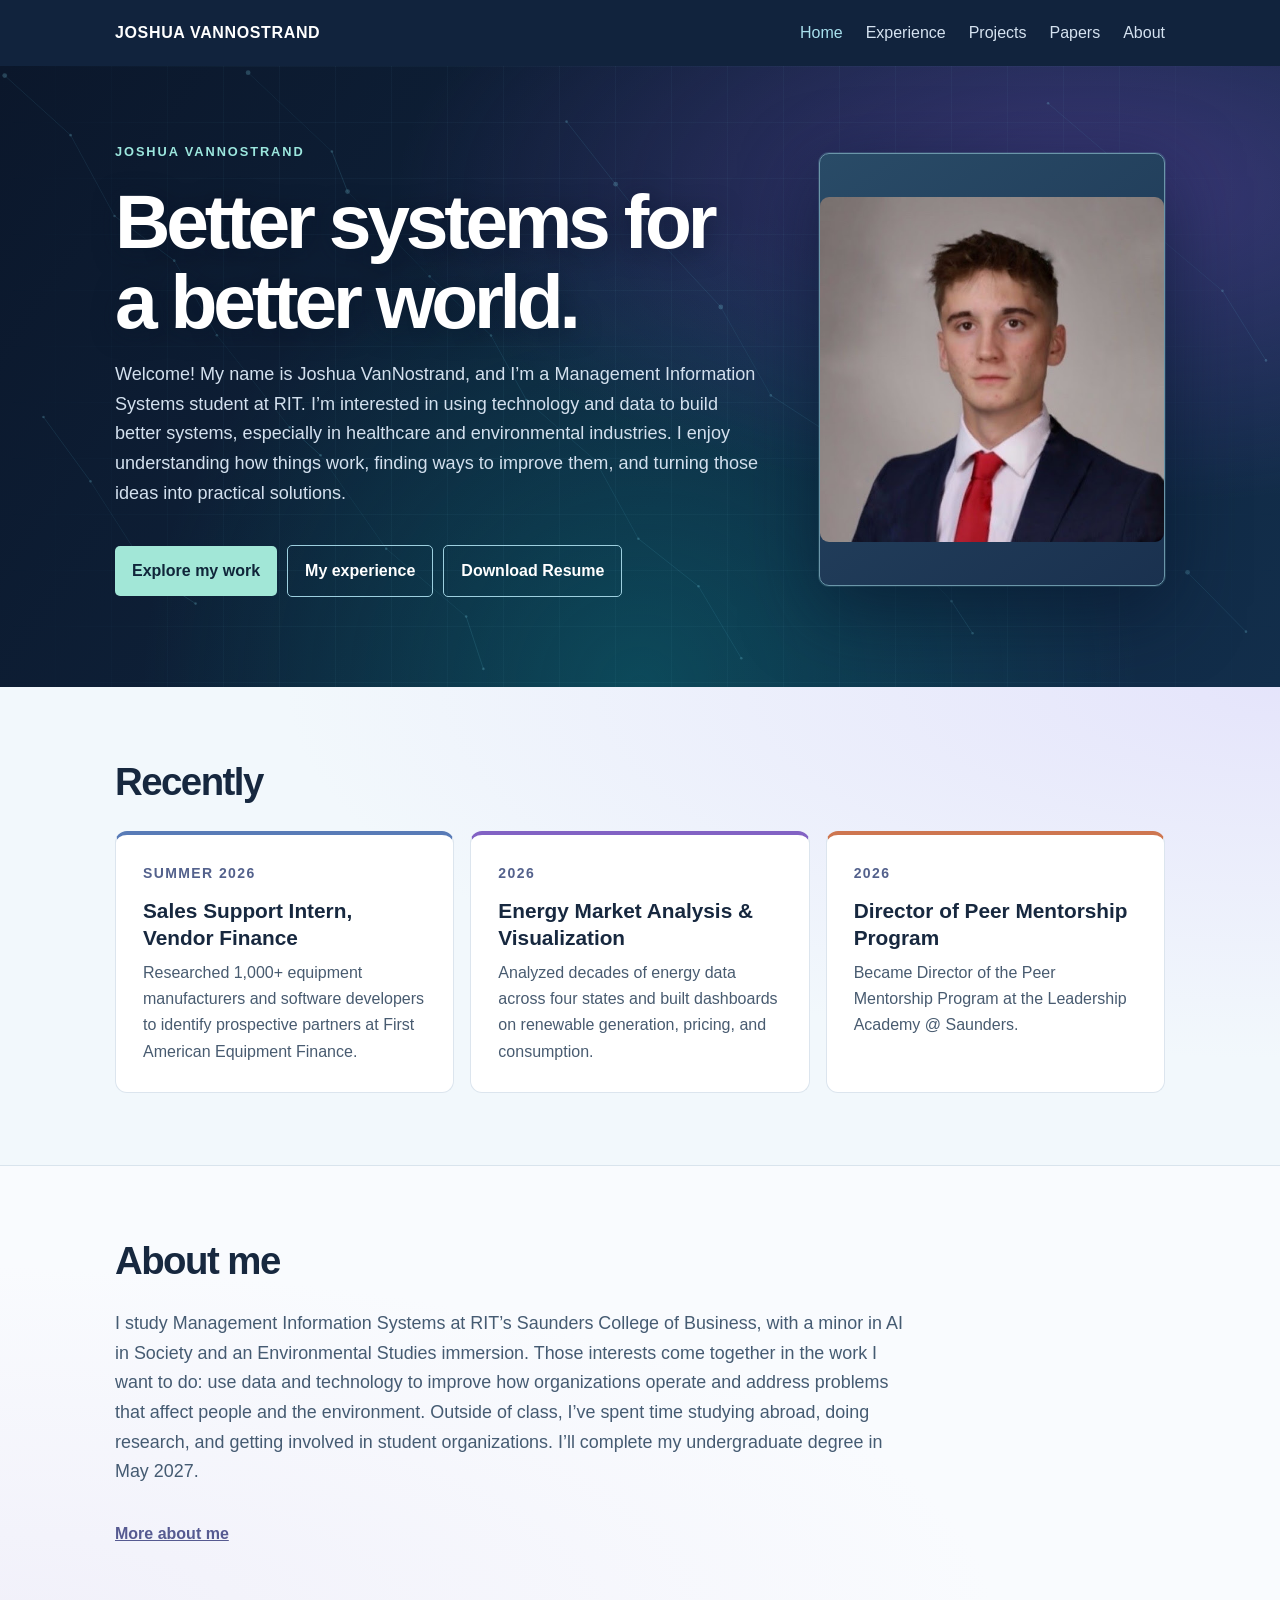
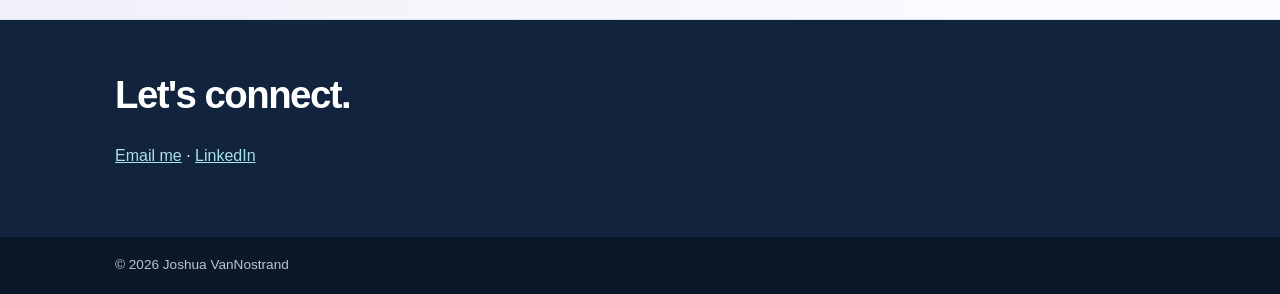
<file: Joshua-VanNostrand-website (3)/index.html>
<!doctype html><html lang="en"><head><meta charset="utf-8"><meta name="viewport" content="width=device-width,initial-scale=1"><meta name="description" content="Joshua VanNostrand — RIT MIS student interested in technology and data for better systems in healthcare and environmental industries."><title>Home | Joshua VanNostrand</title><link rel="icon" type="image/svg+xml" href="data:image/svg+xml,%3Csvg%20xmlns%3D%22http%3A%2F%2Fwww.w3.org%2F2000%2Fsvg%22%20viewBox%3D%220%200%2064%2064%22%3E%3Crect%20width%3D%2264%22%20height%3D%2264%22%20rx%3D%2212%22%20fill%3D%22%230b1930%22%2F%3E%3Cpath%20d%3D%22M12%2019h15v24c0%209-15%209-15%200v-4%22%20fill%3D%22none%22%20stroke%3D%22%238dd3e4%22%20stroke-width%3D%226%22%20stroke-linejoin%3D%22round%22%2F%3E%3Cpath%20d%3D%22m34%2017%209%2031%2010-31%22%20fill%3D%22none%22%20stroke%3D%22%238dd3e4%22%20stroke-width%3D%226%22%20stroke-linejoin%3D%22round%22%2F%3E%3C%2Fsvg%3E"><link rel="stylesheet" href="style.css"><script src="motion.js" defer></script><script src="project-dialogs.js" defer></script></head><body><header class="dark"><nav class="wrap nav" aria-label="Main navigation"><a class="brand" href="">JOSHUA VANNOSTRAND</a><div class="navlinks"><a href="" aria-current="page">Home</a><a href="experience/">Experience</a><a href="projects/">Projects</a><a href="papers/">Papers</a><a href="about/">About</a></div></nav></header><main><section class="dark hero"><div class="wrap herogrid"><div><div class="eyebrow">Joshua VanNostrand</div><h1>Better systems for a better world.</h1><p>Welcome! My name is Joshua VanNostrand, and I’m a Management Information Systems student at RIT. I’m interested in using technology and data to build better systems, especially in healthcare and environmental industries. I enjoy understanding how things work, finding ways to improve them, and turning those ideas into practical solutions.</p><a class="button" href="projects/">Explore my work</a><a class="button alt" href="experience/">My experience</a><a class="button alt" href="assets/joshua-vannostrand-resume.pdf" download="Joshua-VanNostrand-Resume.pdf">Download Resume</a></div><div class="portrait"><img src="assets/joshua-vannostrand.jpg" alt="Portrait of Joshua VanNostrand" width="576" height="576" decoding="async"></div></div></section><section class="section"><div class="wrap"><h2>Recently</h2><div class="grid"><article class="card project-card"><div class="project-summary"><div class="meta">Summer 2026</div><h3>Sales Support Intern, Vendor Finance</h3><p>Researched 1,000+ equipment manufacturers and software developers to identify prospective partners at First American Equipment Finance.</p></div><button class="project-hit-area" type="button" data-project="recent-sales-support-intern,-vendor-finance" aria-label="View Sales Support Intern, Vendor Finance" aria-haspopup="dialog"></button></article><dialog class="project-dialog" id="recent-sales-support-intern,-vendor-finance" aria-labelledby="title-recent-sales-support-intern,-vendor-finance"><div class="dialog-top"><div class="meta">Summer 2026</div><h2 id="title-recent-sales-support-intern,-vendor-finance">Sales Support Intern, Vendor Finance</h2><button class="dialog-close" type="button" aria-label="Close Sales Support Intern, Vendor Finance" data-close-dialog>×</button></div><div class="dialog-body"><h3>Overview</h3><p>Researched 1,000+ equipment manufacturers and software developers to identify prospective partners at First American Equipment Finance.</p><h3>More about the work</h3><p>Researched prospective partners for the Healthcare team and developed vendor profiles to support business development at First American Equipment Finance.</p></div></dialog><article class="card project-card"><div class="project-summary"><div class="meta">2026</div><h3>Energy Market Analysis & Visualization</h3><p>Analyzed decades of energy data across four states and built dashboards on renewable generation, pricing, and consumption.</p></div><button class="project-hit-area" type="button" data-project="recent-energy-market-analysis-&-visualization" aria-label="View Energy Market Analysis & Visualization" aria-haspopup="dialog"></button></article><dialog class="project-dialog" id="recent-energy-market-analysis-&-visualization" aria-labelledby="title-recent-energy-market-analysis-&-visualization"><div class="dialog-top"><div class="meta">2026</div><h2 id="title-recent-energy-market-analysis-&-visualization">Energy Market Analysis & Visualization</h2><button class="dialog-close" type="button" aria-label="Close Energy Market Analysis & Visualization" data-close-dialog>×</button></div><div class="dialog-body"><h3>Overview</h3><p>Analyzed decades of energy data across four states and built dashboards on renewable generation, pricing, and consumption.</p><h3>More about the work</h3><p>Analyzed more than 196,000 data points and 700+ variables per state across California, Texas, Arizona, and New Mexico. The dashboards supported cross-state benchmarking and recommendations on renewable adoption, infrastructure, and interstate coordination.</p></div></dialog><article class="card project-card"><div class="project-summary"><div class="meta">2026</div><h3>Director of Peer Mentorship Program</h3><p>Became Director of the Peer Mentorship Program at the Leadership Academy @ Saunders.</p></div><button class="project-hit-area" type="button" data-project="recent-director-of-peer-mentorship-program" aria-label="View Director of Peer Mentorship Program" aria-haspopup="dialog"></button></article><dialog class="project-dialog" id="recent-director-of-peer-mentorship-program" aria-labelledby="title-recent-director-of-peer-mentorship-program"><div class="dialog-top"><div class="meta">2026</div><h2 id="title-recent-director-of-peer-mentorship-program">Director of Peer Mentorship Program</h2><button class="dialog-close" type="button" aria-label="Close Director of Peer Mentorship Program" data-close-dialog>×</button></div><div class="dialog-body"><h3>Overview</h3><p>Became Director of the Peer Mentorship Program at the Leadership Academy @ Saunders.</p><h3>More about the work</h3><p>Coordinate mentor matching, training, and community events for students at Saunders College of Business.</p></div></dialog></div></div></section><section class="section"><div class="wrap"><h2>About me</h2><p class="lead">I study Management Information Systems at RIT’s Saunders College of Business, with a minor in AI in Society and an Environmental Studies immersion. Those interests come together in the work I want to do: use data and technology to improve how organizations operate and address problems that affect people and the environment. Outside of class, I’ve spent time studying abroad, doing research, and getting involved in student organizations. I’ll complete my undergraduate degree in May 2027.</p><a class="textlink" href="about/">More about me</a></div></section></main><footer><div class="dark footer"><div class="wrap"><h2>Let's connect.</h2><p><a href="mailto:vannostrandjosh2005@gmail.com">Email me</a> · <a href="https://www.linkedin.com/in/joshua-vannostrand/" target="_blank" rel="noopener noreferrer">LinkedIn</a></p></div></div><div class="copyright"><div class="wrap">© 2026 Joshua VanNostrand</div></div></footer></body></html>
</file>
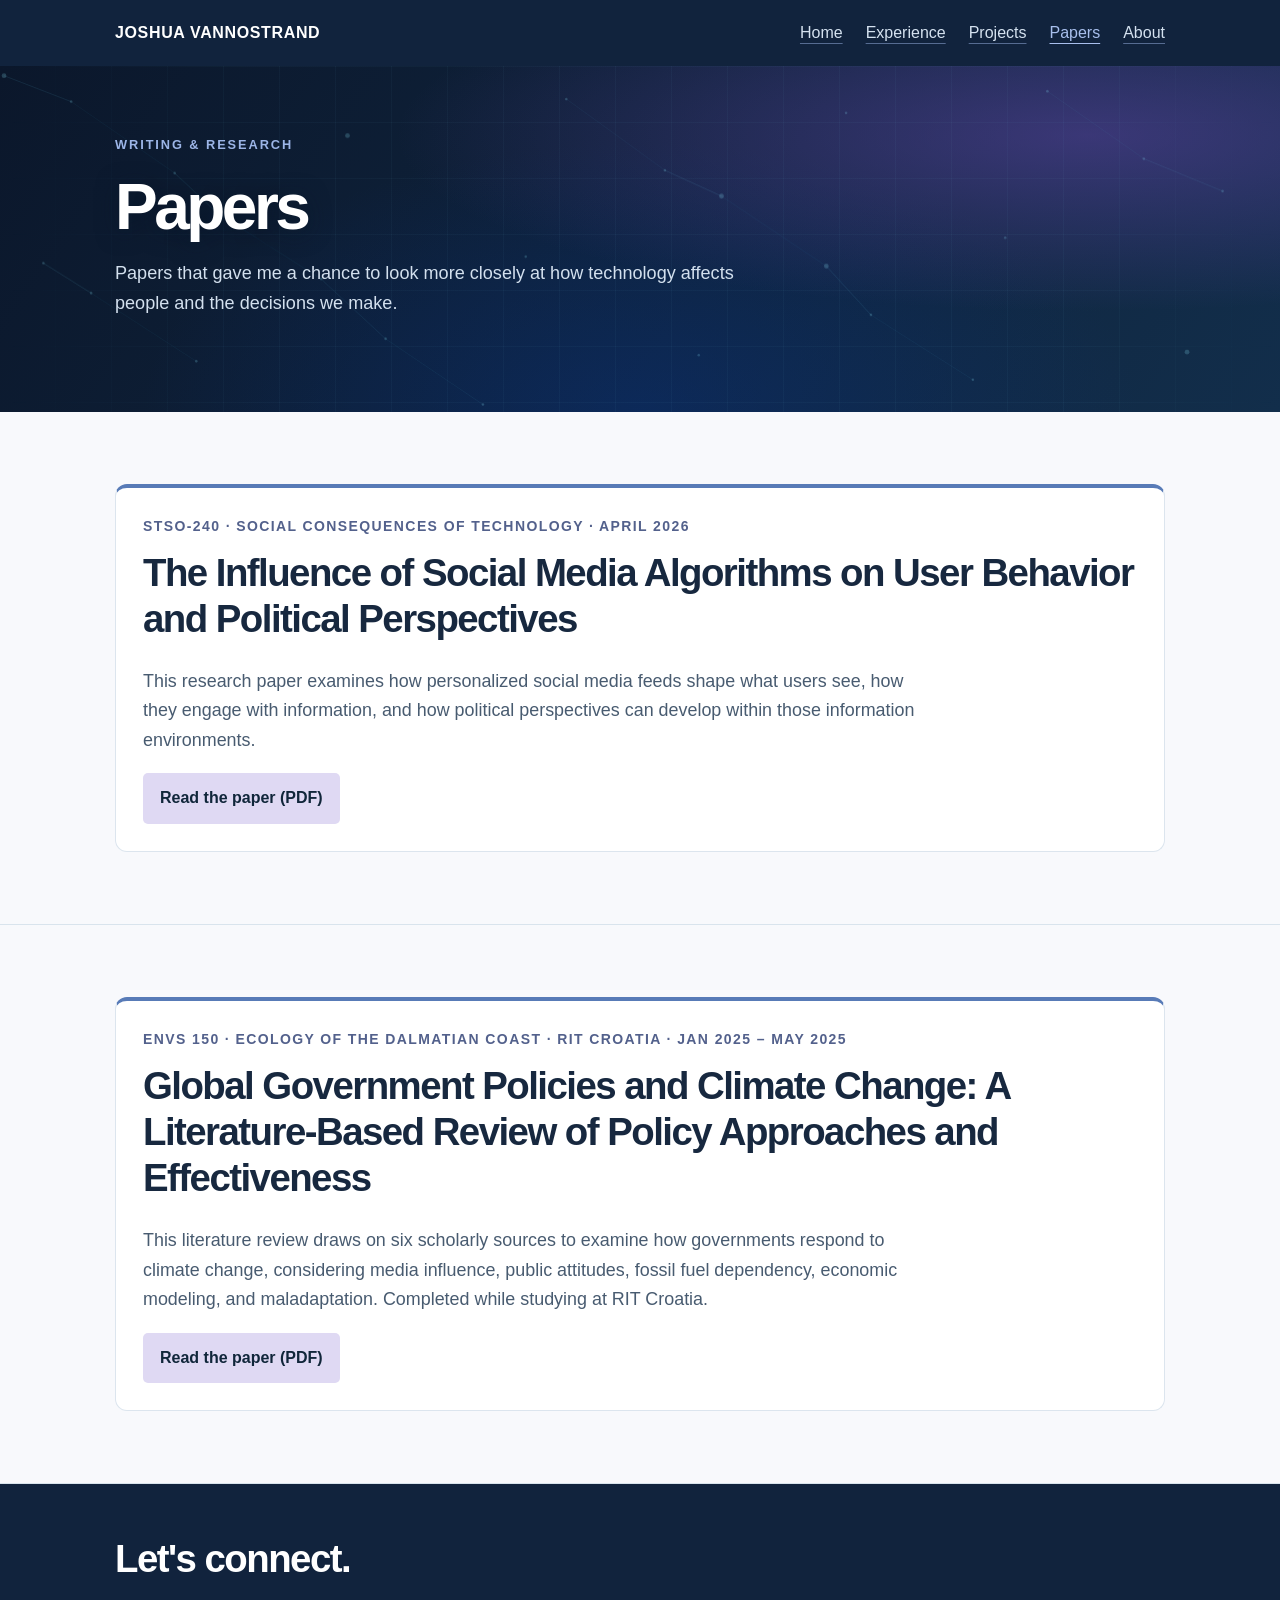
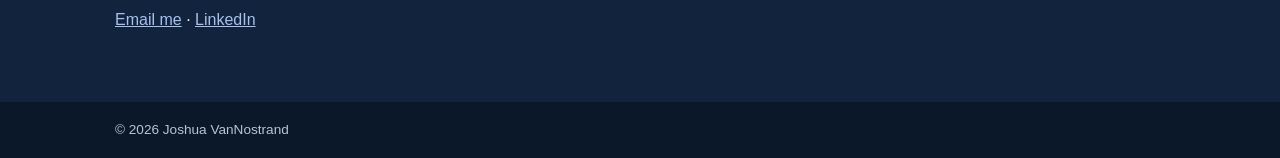
<file: papers/index.html>
<!doctype html><html lang="en"><head><meta charset="utf-8"><meta name="viewport" content="width=device-width,initial-scale=1"><meta name="description" content="Joshua VanNostrand — RIT MIS student interested in technology and data for better systems in healthcare and environmental industries."><title>Papers | Joshua VanNostrand</title><link rel="icon" type="image/svg+xml" href="../favicon.svg"><link rel="stylesheet" href="../style.css?v=20261023e"><script src="../motion.js" defer></script><script src="../project-dialogs.js" defer></script></head><body><header class="dark"><nav class="wrap nav" aria-label="Main navigation"><a class="brand" href="../">JOSHUA VANNOSTRAND</a><div class="navlinks"><a href="../">Home</a><a href="../experience/">Experience</a><a href="../projects/">Projects</a><a href="../papers/" aria-current="page">Papers</a><a href="../about/">About</a></div></nav></header><main><section class="dark pagehead"><div class="wrap"><div class="eyebrow">Writing & research</div><h1>Papers</h1><p>Papers that gave me a chance to look more closely at how technology affects people and the decisions we make.</p></div></section><section class="section"><div class="wrap"><article class="card"><div class="meta">STSO-240 · Social Consequences of Technology · April 2026</div><h2>The Influence of Social Media Algorithms on User Behavior and Political Perspectives</h2><p class="lead">This research paper examines how personalized social media feeds shape what users see, how they engage with information, and how political perspectives can develop within those information environments.</p><p><a class="button" href="../assets/social-media-algorithms-research-paper.pdf" target="_blank" rel="noopener noreferrer">Read the paper (PDF)</a></p></article></div></section><section class="section"><div class="wrap"><article class="card"><div class="meta">ENVS 150 · Ecology of the Dalmatian Coast · RIT Croatia · Jan 2025 – May 2025</div><h2>Global Government Policies and Climate Change: A Literature-Based Review of Policy Approaches and Effectiveness</h2><p class="lead">This literature review draws on six scholarly sources to examine how governments respond to climate change, considering media influence, public attitudes, fossil fuel dependency, economic modeling, and maladaptation. Completed while studying at RIT Croatia.</p><p><a class="button" href="../assets/ecology-climate-policy-review.pdf" target="_blank" rel="noopener noreferrer">Read the paper (PDF)</a></p></article></div></section></main><footer><div class="dark footer"><div class="wrap"><h2>Let's connect.</h2><p><a href="mailto:vannostrandjosh2005@gmail.com">Email me</a> · <a href="https://www.linkedin.com/in/joshua-vannostrand/" target="_blank" rel="noopener noreferrer">LinkedIn</a></p></div></div><div class="copyright"><div class="wrap">© 2026 Joshua VanNostrand</div></div></footer></body></html>
</file>
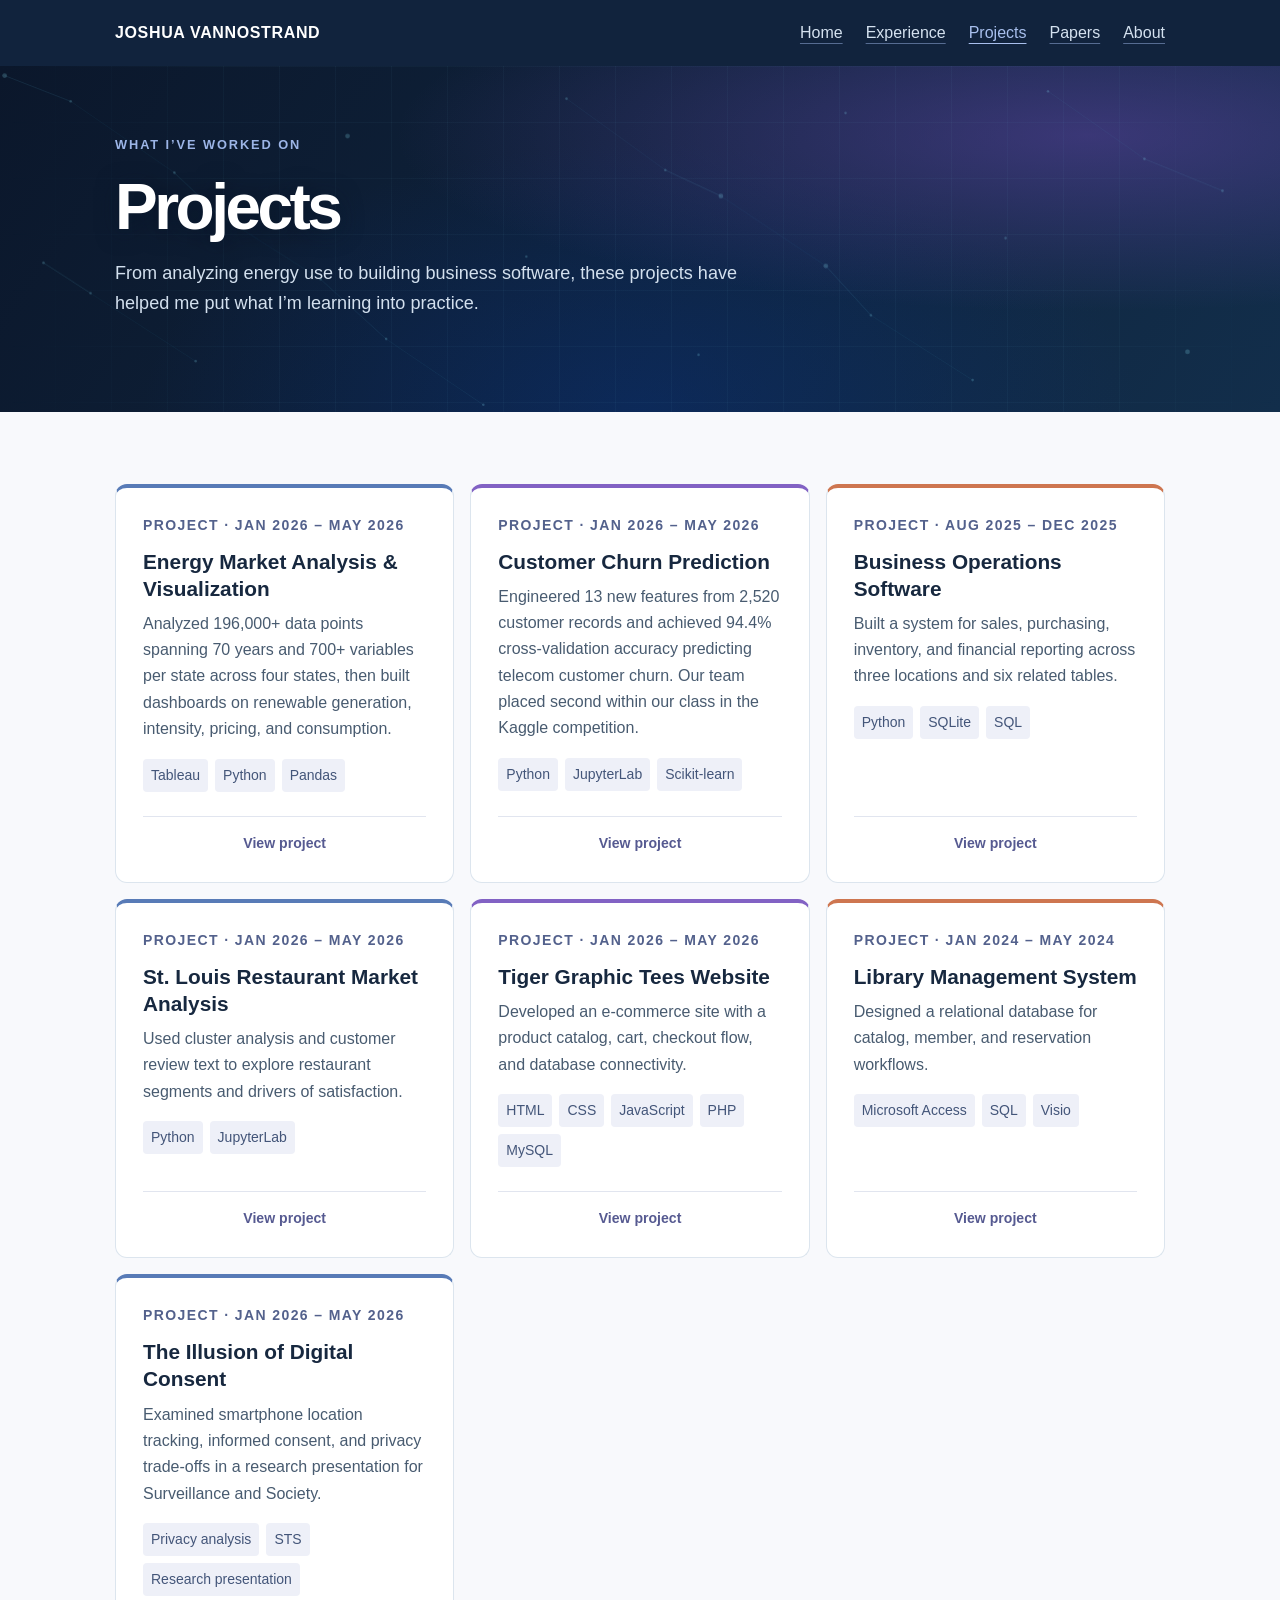
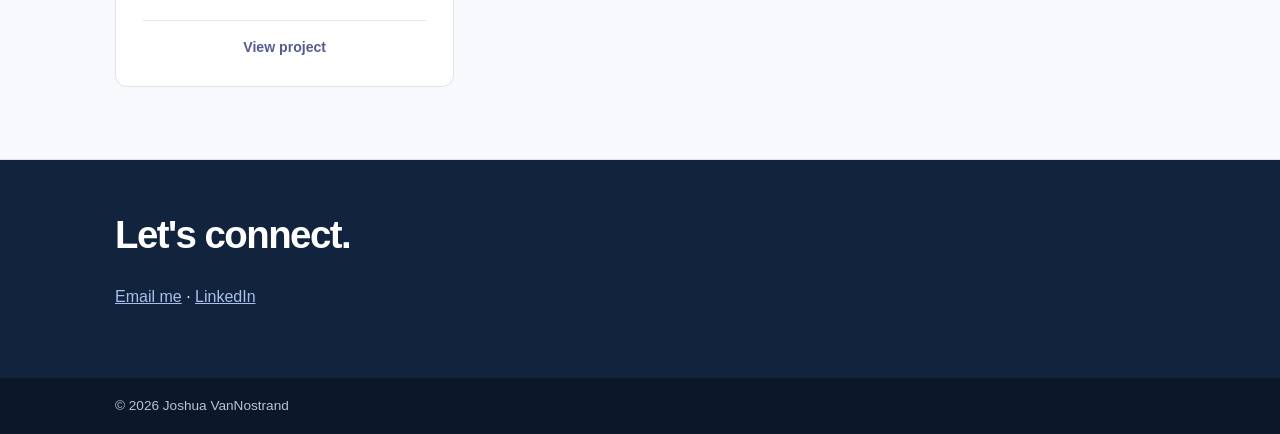
<file: projects/index.html>
<!doctype html><html lang="en"><head><meta charset="utf-8"><meta name="viewport" content="width=device-width,initial-scale=1"><meta name="description" content="Joshua VanNostrand — RIT MIS student interested in technology and data for better systems in healthcare and environmental industries."><title>Projects | Joshua VanNostrand</title><link rel="icon" type="image/svg+xml" href="../favicon.svg"><link rel="stylesheet" href="../style.css?v=20261023e"><script src="../motion.js" defer></script><script src="../project-dialogs.js" defer></script></head><body><header class="dark"><nav class="wrap nav" aria-label="Main navigation"><a class="brand" href="../">JOSHUA VANNOSTRAND</a><div class="navlinks"><a href="../">Home</a><a href="../experience/">Experience</a><a href="../projects/" aria-current="page">Projects</a><a href="../papers/">Papers</a><a href="../about/">About</a></div></nav></header><main><section class="dark pagehead"><div class="wrap"><div class="eyebrow">What I’ve worked on</div><h1>Projects</h1><p>From analyzing energy use to building business software, these projects have helped me put what I’m learning into practice.</p></div></section><section class="section"><div class="wrap"><div class="grid"><article class="card project-card"><div class="project-summary"><div class="meta">Project · Jan 2026 – May 2026</div><h3>Energy Market Analysis & Visualization</h3><p>Analyzed 196,000+ data points spanning 70 years and 700+ variables per state across four states, then built dashboards on renewable generation, intensity, pricing, and consumption.</p><div class="chips"><span>Tableau</span><span>Python</span><span>Pandas</span></div></div><span class="card-action" aria-hidden="true">View project</span><button class="project-hit-area" type="button" data-project="project-0" aria-label="View details for Energy Market Analysis & Visualization" aria-haspopup="dialog"></button></article><article class="card project-card"><div class="project-summary"><div class="meta">Project · Jan 2026 – May 2026</div><h3>Customer Churn Prediction</h3><p>Engineered 13 new features from 2,520 customer records and achieved 94.4% cross-validation accuracy predicting telecom customer churn. Our team placed second within our class in the Kaggle competition.</p><div class="chips"><span>Python</span><span>JupyterLab</span><span>Scikit-learn</span></div></div><span class="card-action" aria-hidden="true">View project</span><button class="project-hit-area" type="button" data-project="project-1" aria-label="View details for Customer Churn Prediction" aria-haspopup="dialog"></button></article><article class="card project-card"><div class="project-summary"><div class="meta">Project · Aug 2025 – Dec 2025</div><h3>Business Operations Software</h3><p>Built a system for sales, purchasing, inventory, and financial reporting across three locations and six related tables.</p><div class="chips"><span>Python</span><span>SQLite</span><span>SQL</span></div></div><span class="card-action" aria-hidden="true">View project</span><button class="project-hit-area" type="button" data-project="project-2" aria-label="View details for Business Operations Software" aria-haspopup="dialog"></button></article><article class="card project-card"><div class="project-summary"><div class="meta">Project · Jan 2026 – May 2026</div><h3>St. Louis Restaurant Market Analysis</h3><p>Used cluster analysis and customer review text to explore restaurant segments and drivers of satisfaction.</p><div class="chips"><span>Python</span><span>JupyterLab</span></div></div><span class="card-action" aria-hidden="true">View project</span><button class="project-hit-area" type="button" data-project="project-3" aria-label="View details for St. Louis Restaurant Market Analysis" aria-haspopup="dialog"></button></article><article class="card project-card"><div class="project-summary"><div class="meta">Project · Jan 2026 – May 2026</div><h3>Tiger Graphic Tees Website</h3><p>Developed an e-commerce site with a product catalog, cart, checkout flow, and database connectivity.</p><div class="chips"><span>HTML</span><span>CSS</span><span>JavaScript</span><span>PHP</span><span>MySQL</span></div></div><span class="card-action" aria-hidden="true">View project</span><button class="project-hit-area" type="button" data-project="project-4" aria-label="View details for Tiger Graphic Tees Website" aria-haspopup="dialog"></button></article><article class="card project-card"><div class="project-summary"><div class="meta">Project · Jan 2024 – May 2024</div><h3>Library Management System</h3><p>Designed a relational database for catalog, member, and reservation workflows.</p><div class="chips"><span>Microsoft Access</span><span>SQL</span><span>Visio</span></div></div><span class="card-action" aria-hidden="true">View project</span><button class="project-hit-area" type="button" data-project="project-5" aria-label="View details for Library Management System" aria-haspopup="dialog"></button></article><article class="card project-card"><div class="project-summary"><div class="meta">Project · Jan 2026 – May 2026</div><h3>The Illusion of Digital Consent</h3><p>Examined smartphone location tracking, informed consent, and privacy trade-offs in a research presentation for Surveillance and Society.</p><div class="chips"><span>Privacy analysis</span><span>STS</span><span>Research presentation</span></div></div><span class="card-action" aria-hidden="true">View project</span><button class="project-hit-area" type="button" data-project="project-6" aria-label="View details for The Illusion of Digital Consent" aria-haspopup="dialog"></button></article></div></div></section><dialog class="project-dialog" id="project-0" aria-labelledby="title-project-0"><div class="dialog-top"><div class="meta">Project · Jan 2026 – May 2026</div><h2 id="title-project-0">Energy Market Analysis & Visualization</h2><button class="dialog-close" type="button" aria-label="Close Energy Market Analysis & Visualization" data-close-dialog>×</button></div><div class="dialog-body"><div class="chips"><span>Tableau</span><span>Python</span><span>Pandas</span></div><h3>Project contributions</h3><ul class="resume-bullets"><li>Analyzed 196,000+ data points spanning 70 years and 700+ variables per state across California, Texas, Arizona, and New Mexico using Tableau and Pandas.</li><li>Built KPI dashboards to compare renewable generation, energy intensity, pricing, and consumption across states.</li><li>Evaluated economic decoupling and energy-market trends to develop recommendations for grid infrastructure, renewable adoption, and interstate coordination.</li></ul></div></dialog><dialog class="project-dialog" id="project-1" aria-labelledby="title-project-1"><div class="dialog-top"><div class="meta">Project · Jan 2026 – May 2026</div><h2 id="title-project-1">Customer Churn Prediction</h2><button class="dialog-close" type="button" aria-label="Close Customer Churn Prediction" data-close-dialog>×</button></div><div class="dialog-body"><div class="chips"><span>Python</span><span>JupyterLab</span><span>Scikit-learn</span></div><h3>Project contributions</h3><ul class="resume-bullets"><li>Engineered 13 new features from 2,520 telecom customer records and developed Random Forest, XGBoost, and LightGBM classification models.</li><li>Achieved 94.4% cross-validation accuracy and placed second within our class in a Kaggle competition; evaluated the financial costs of misclassification.</li><li>Identified account inactivity and customer complaints as leading churn-risk indicators and used the findings to inform retention recommendations.</li></ul><h3>Project document</h3><a class="button" href="../assets/customer-churn-report.pdf" target="_blank" rel="noopener noreferrer">Read Project Report (PDF)</a></div></dialog><dialog class="project-dialog" id="project-2" aria-labelledby="title-project-2"><div class="dialog-top"><div class="meta">Project · Aug 2025 – Dec 2025</div><h2 id="title-project-2">Business Operations Software</h2><button class="dialog-close" type="button" aria-label="Close Business Operations Software" data-close-dialog>×</button></div><div class="dialog-body"><div class="chips"><span>Python</span><span>SQLite</span><span>SQL</span></div><h3>Project contributions</h3><ul class="resume-bullets"><li>Collaborated on a Python and SQLite system supporting sales, purchasing, inventory, and operating expenses across 3 locations and 6 relational tables.</li><li>Used object-oriented programming and persistent data storage to organize business records and automate recurring workflows.</li><li>Generated location-level and company-wide income statements and analyzed product sales trends to inform inventory and business decisions.</li></ul><h3>Project document</h3><a class="button" href="../assets/business-operations-user-manual.pdf" target="_blank" rel="noopener noreferrer">Read User Manual (PDF)</a></div></dialog><dialog class="project-dialog" id="project-3" aria-labelledby="title-project-3"><div class="dialog-top"><div class="meta">Project · Jan 2026 – May 2026</div><h2 id="title-project-3">St. Louis Restaurant Market Analysis</h2><button class="dialog-close" type="button" aria-label="Close St. Louis Restaurant Market Analysis" data-close-dialog>×</button></div><div class="dialog-body"><div class="chips"><span>Python</span><span>JupyterLab</span></div><h3>Project contributions</h3><ul class="resume-bullets"><li>Analyzed restaurant data using Python in JupyterLab and grouped businesses using ratings, pricing, review volume, and service features.</li><li>Applied sentiment and text analysis to customer reviews to identify recurring themes and drivers of satisfaction.</li><li>Interpreted restaurant segments and review findings to describe patterns in the St. Louis restaurant market.</li></ul><h3>Project document</h3><a class="button" href="../assets/restaurant-market-report.pdf" target="_blank" rel="noopener noreferrer">Read Project Report (PDF)</a></div></dialog><dialog class="project-dialog" id="project-4" aria-labelledby="title-project-4"><div class="dialog-top"><div class="meta">Project · Jan 2026 – May 2026</div><h2 id="title-project-4">Tiger Graphic Tees Website</h2><button class="dialog-close" type="button" aria-label="Close Tiger Graphic Tees Website" data-close-dialog>×</button></div><div class="dialog-body"><div class="chips"><span>HTML</span><span>CSS</span><span>JavaScript</span><span>PHP</span><span>MySQL</span></div><h3>Project contributions</h3><ul class="resume-bullets"><li>Built a full-stack e-commerce website using HTML, CSS, JavaScript, PHP, and MySQL.</li><li>Developed a product catalog, shopping cart, and checkout flow with database connectivity.</li><li>Translated business requirements into a responsive interface and organized the shopping flow from product selection through checkout.</li></ul><h3>Project document</h3><a class="button" href="../assets/tiger-graphic-tees-report.pdf" target="_blank" rel="noopener noreferrer">Read Final Report (PDF)</a></div></dialog><dialog class="project-dialog" id="project-5" aria-labelledby="title-project-5"><div class="dialog-top"><div class="meta">Project · Jan 2024 – May 2024</div><h2 id="title-project-5">Library Management System</h2><button class="dialog-close" type="button" aria-label="Close Library Management System" data-close-dialog>×</button></div><div class="dialog-body"><div class="chips"><span>Microsoft Access</span><span>SQL</span><span>Visio</span></div><h3>Project contributions</h3><ul class="resume-bullets"><li>Designed a relational database in Microsoft Access using SQL to manage catalog, member, and reservation records.</li><li>Normalized tables and mapped entity relationships in Visio to support data integrity and efficient queries.</li><li>Developed the database structure and workflows for library catalog management and reservations.</li></ul><h3>Project document</h3><a class="button" href="../assets/library-system-proposal.pdf" target="_blank" rel="noopener noreferrer">Read Project Proposal (PDF)</a></div></dialog><dialog class="project-dialog" id="project-6" aria-labelledby="title-project-6"><div class="dialog-top"><div class="meta">Project · Jan 2026 – May 2026</div><h2 id="title-project-6">The Illusion of Digital Consent</h2><button class="dialog-close" type="button" aria-label="Close The Illusion of Digital Consent" data-close-dialog>×</button></div><div class="dialog-body"><div class="chips"><span>Privacy analysis</span><span>STS</span><span>Research presentation</span></div><h3>Project contributions</h3><ul class="resume-bullets"><li>Developed a research presentation drawing on eight sources to examine whether smartphone users understand location-data collection and have meaningful control over it.</li><li>Analyzed privacy fatigue, app permissions, cookie banners, and data brokers through a science, technology, and society perspective.</li><li>Discussed legal protections and unequal surveillance impacts, then proposed clearer consent interfaces, stronger location-data protections, and privacy reforms that address inequity.</li></ul><h3>Project document</h3><a class="button" href="../assets/digital-consent-presentation.pdf" target="_blank" rel="noopener noreferrer">View Presentation (PDF)</a></div></dialog></main><footer><div class="dark footer"><div class="wrap"><h2>Let's connect.</h2><p><a href="mailto:vannostrandjosh2005@gmail.com">Email me</a> · <a href="https://www.linkedin.com/in/joshua-vannostrand/" target="_blank" rel="noopener noreferrer">LinkedIn</a></p></div></div><div class="copyright"><div class="wrap">© 2026 Joshua VanNostrand</div></div></footer></body></html>
</file>
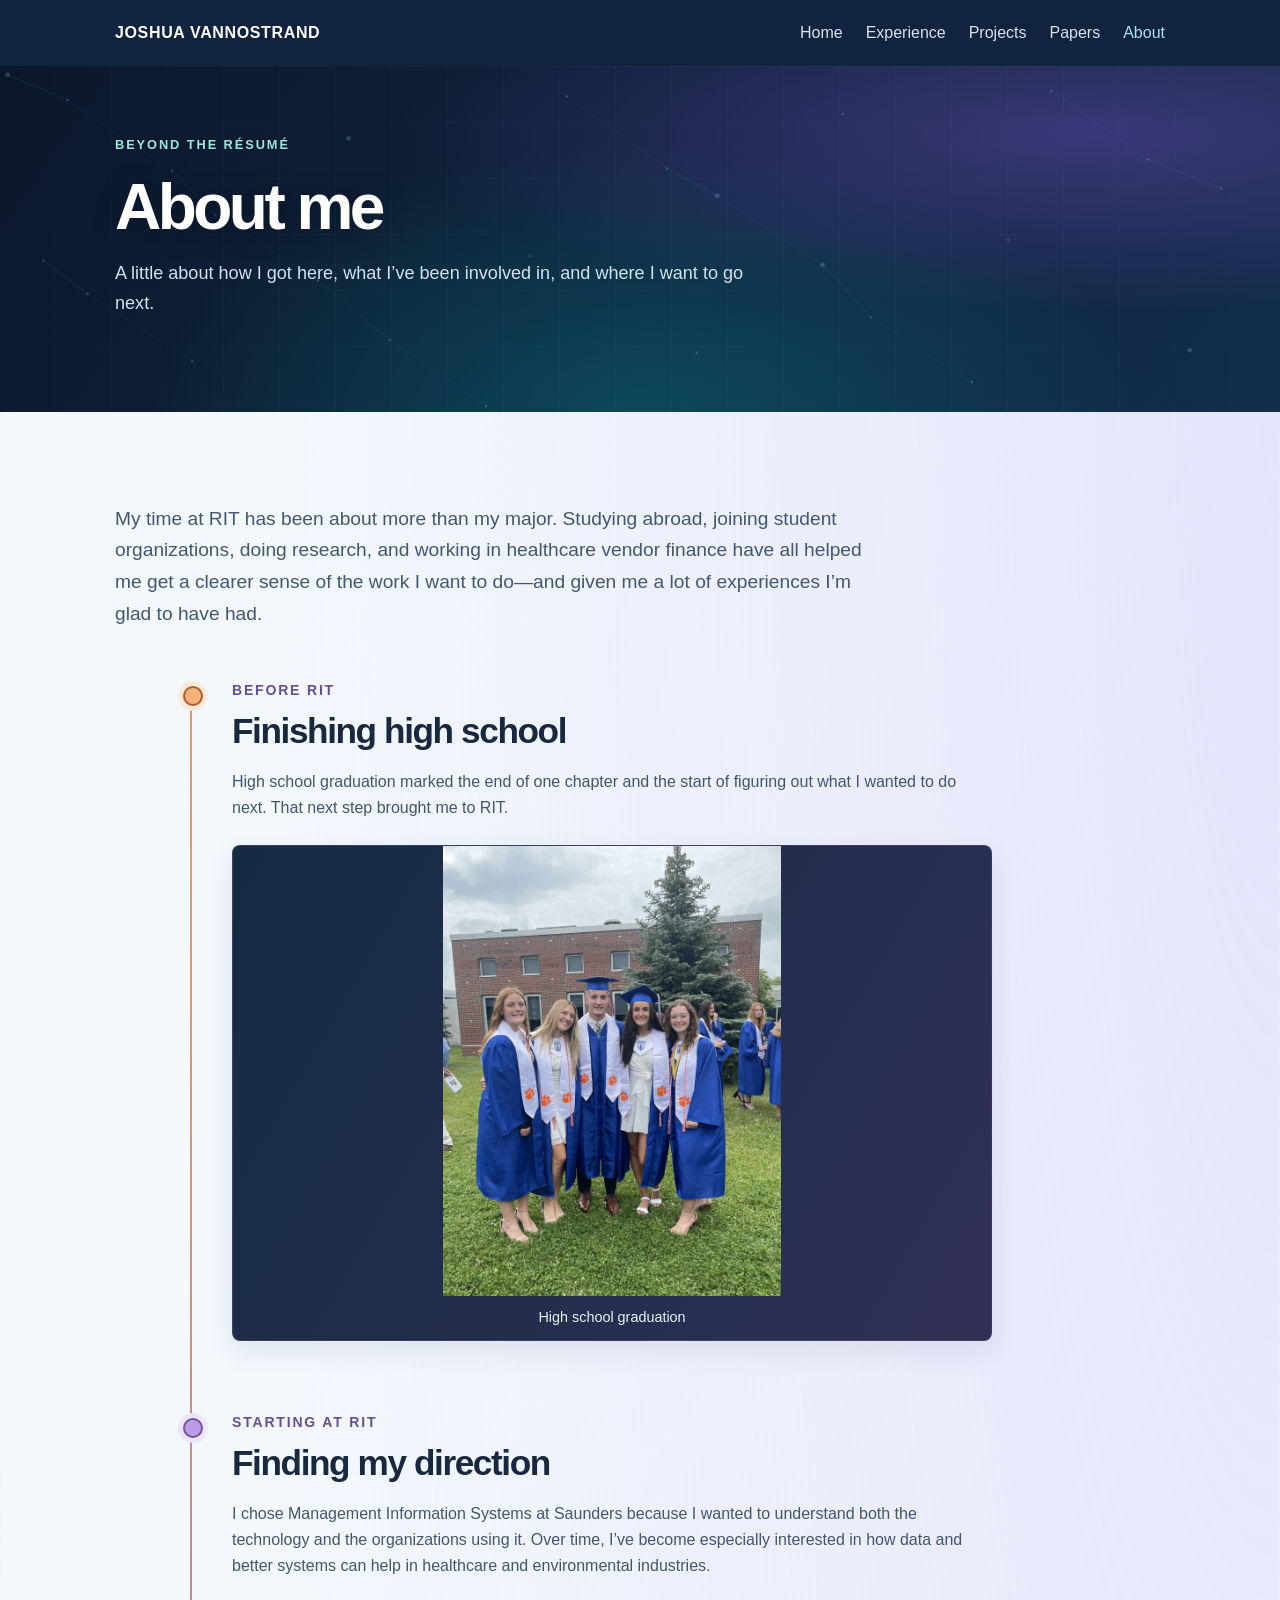
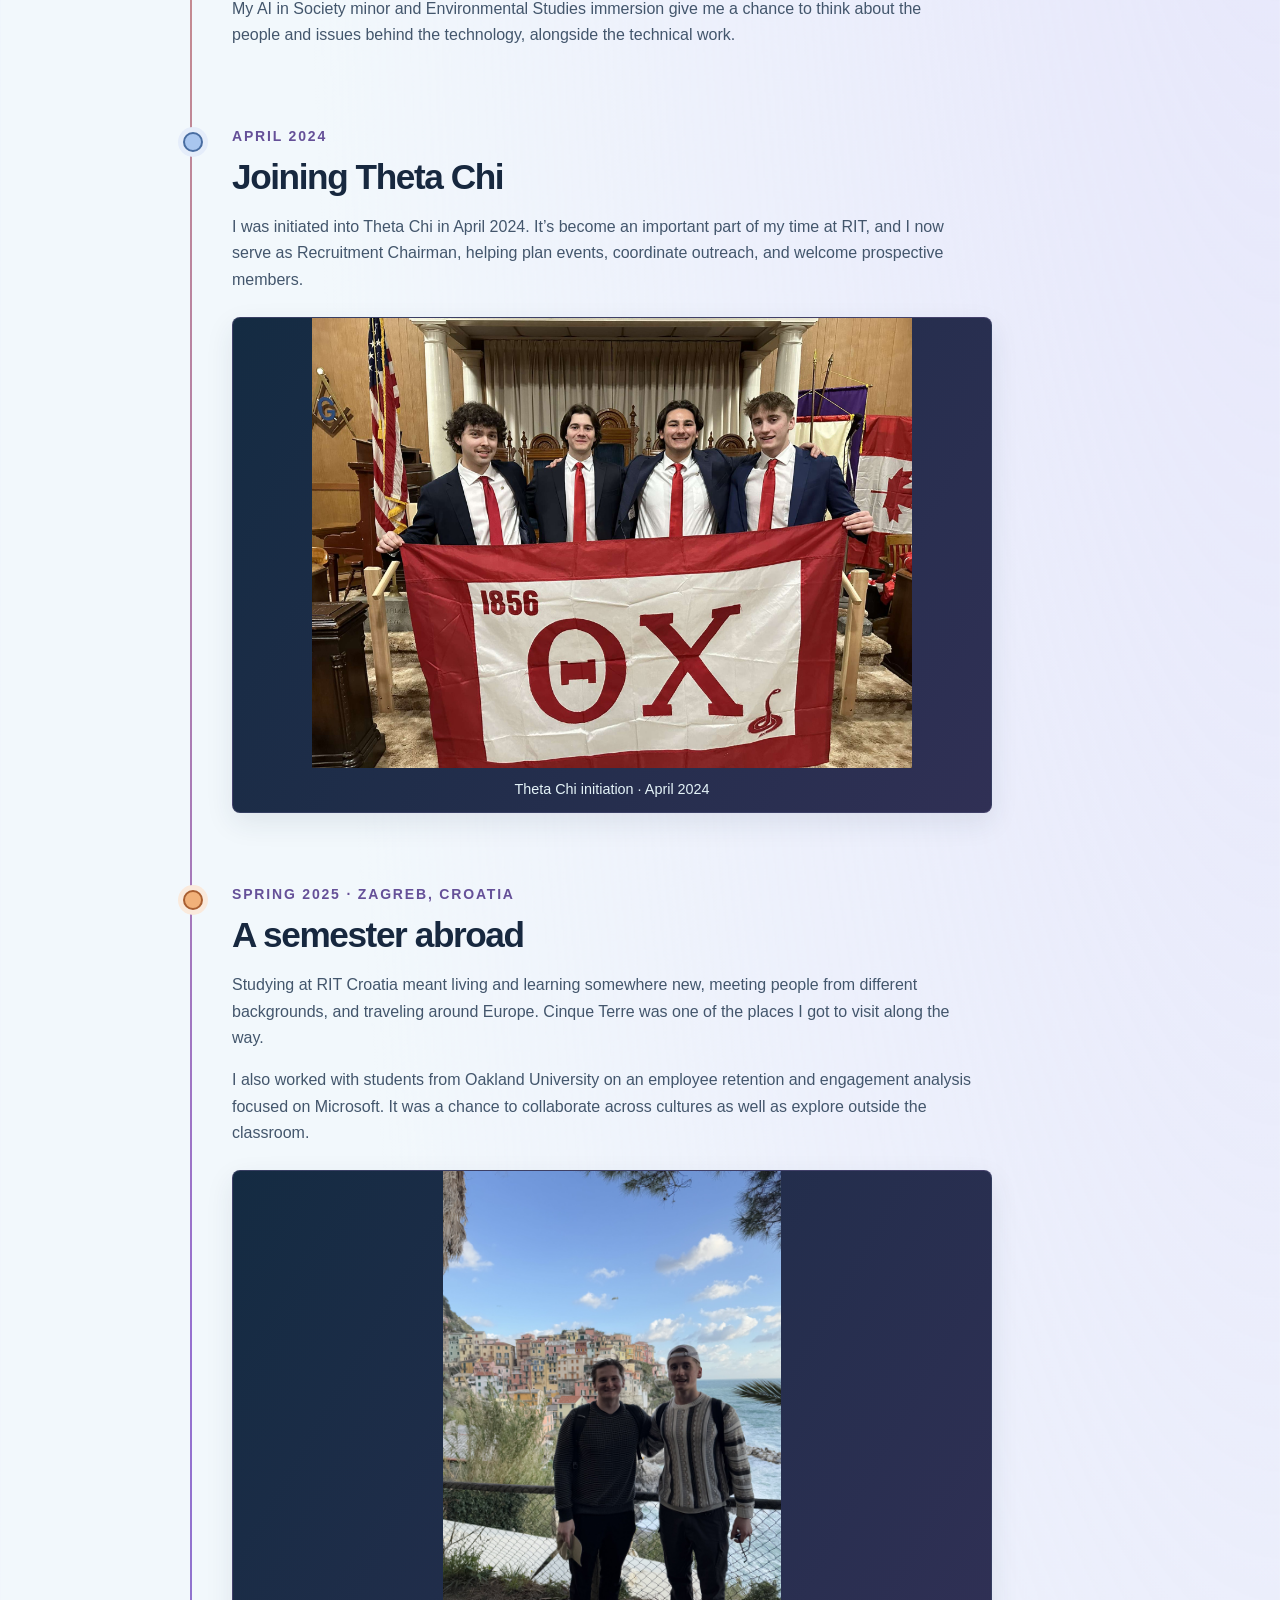
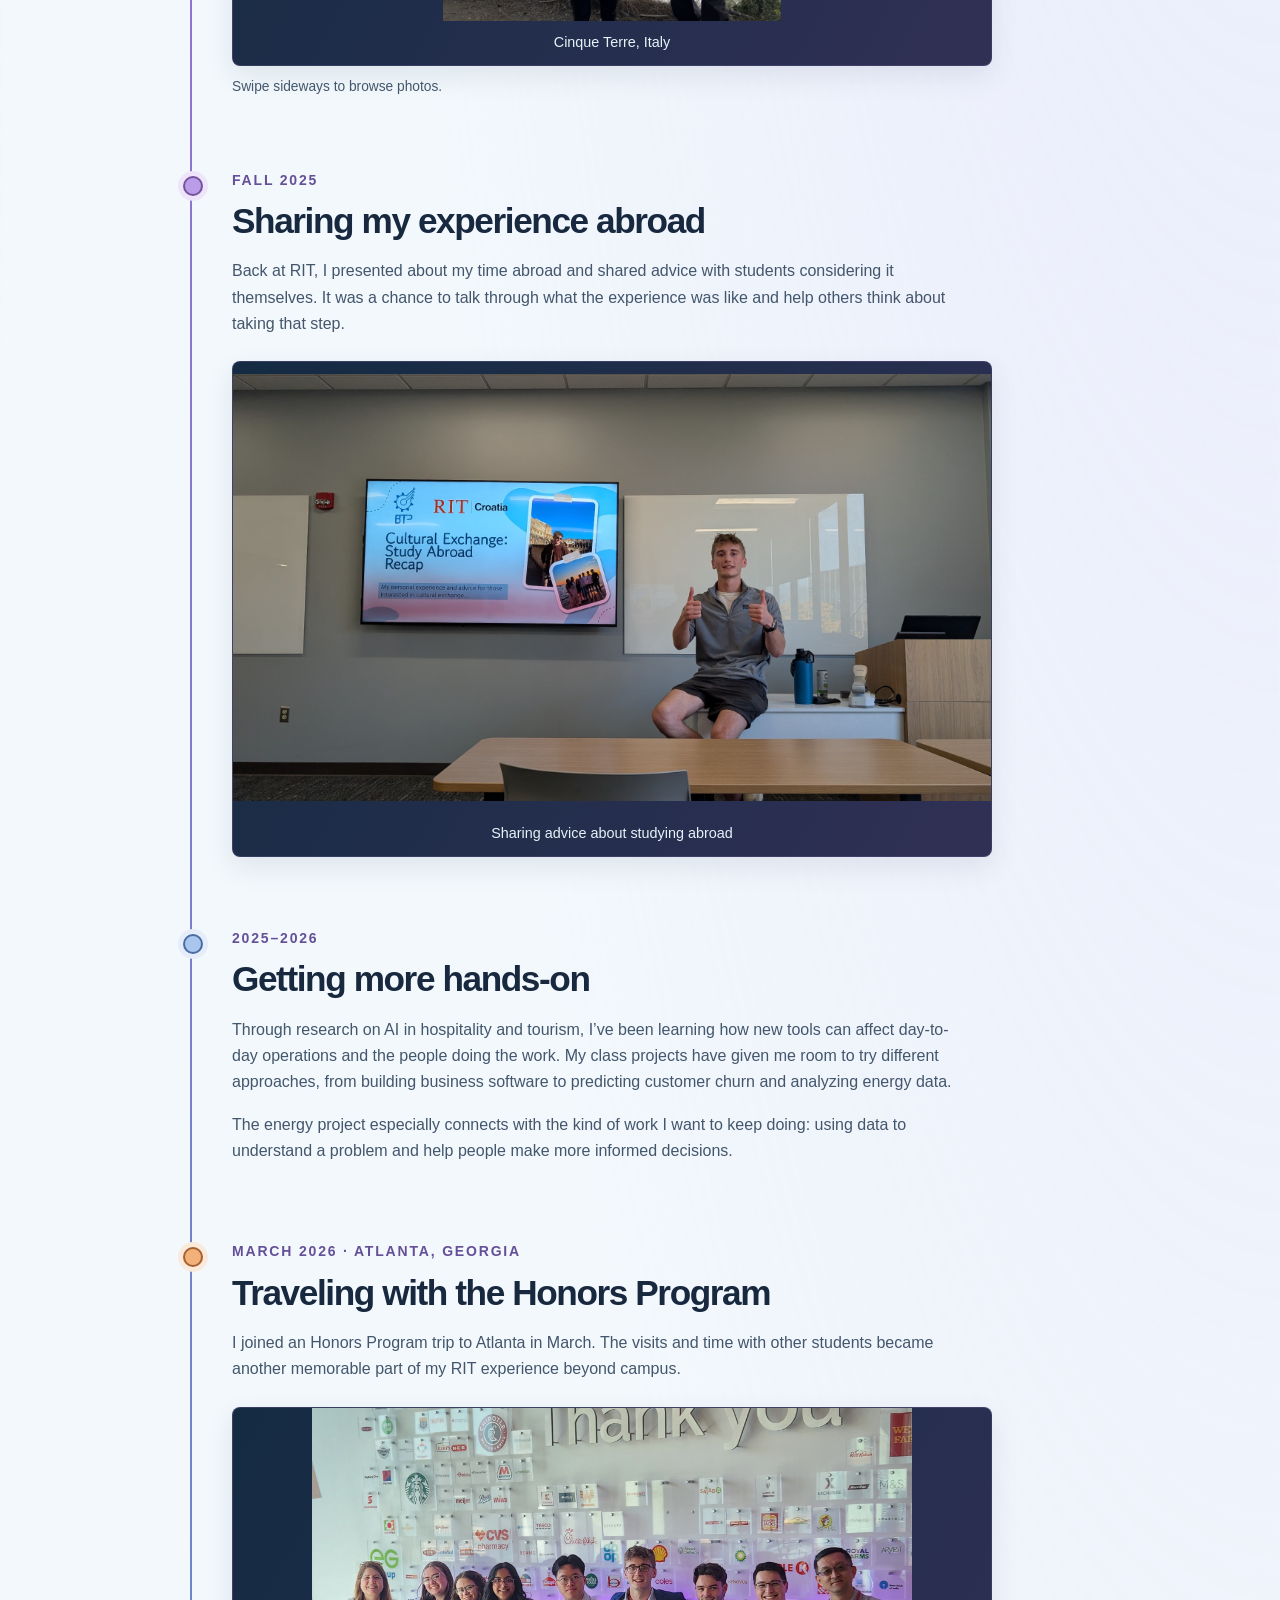
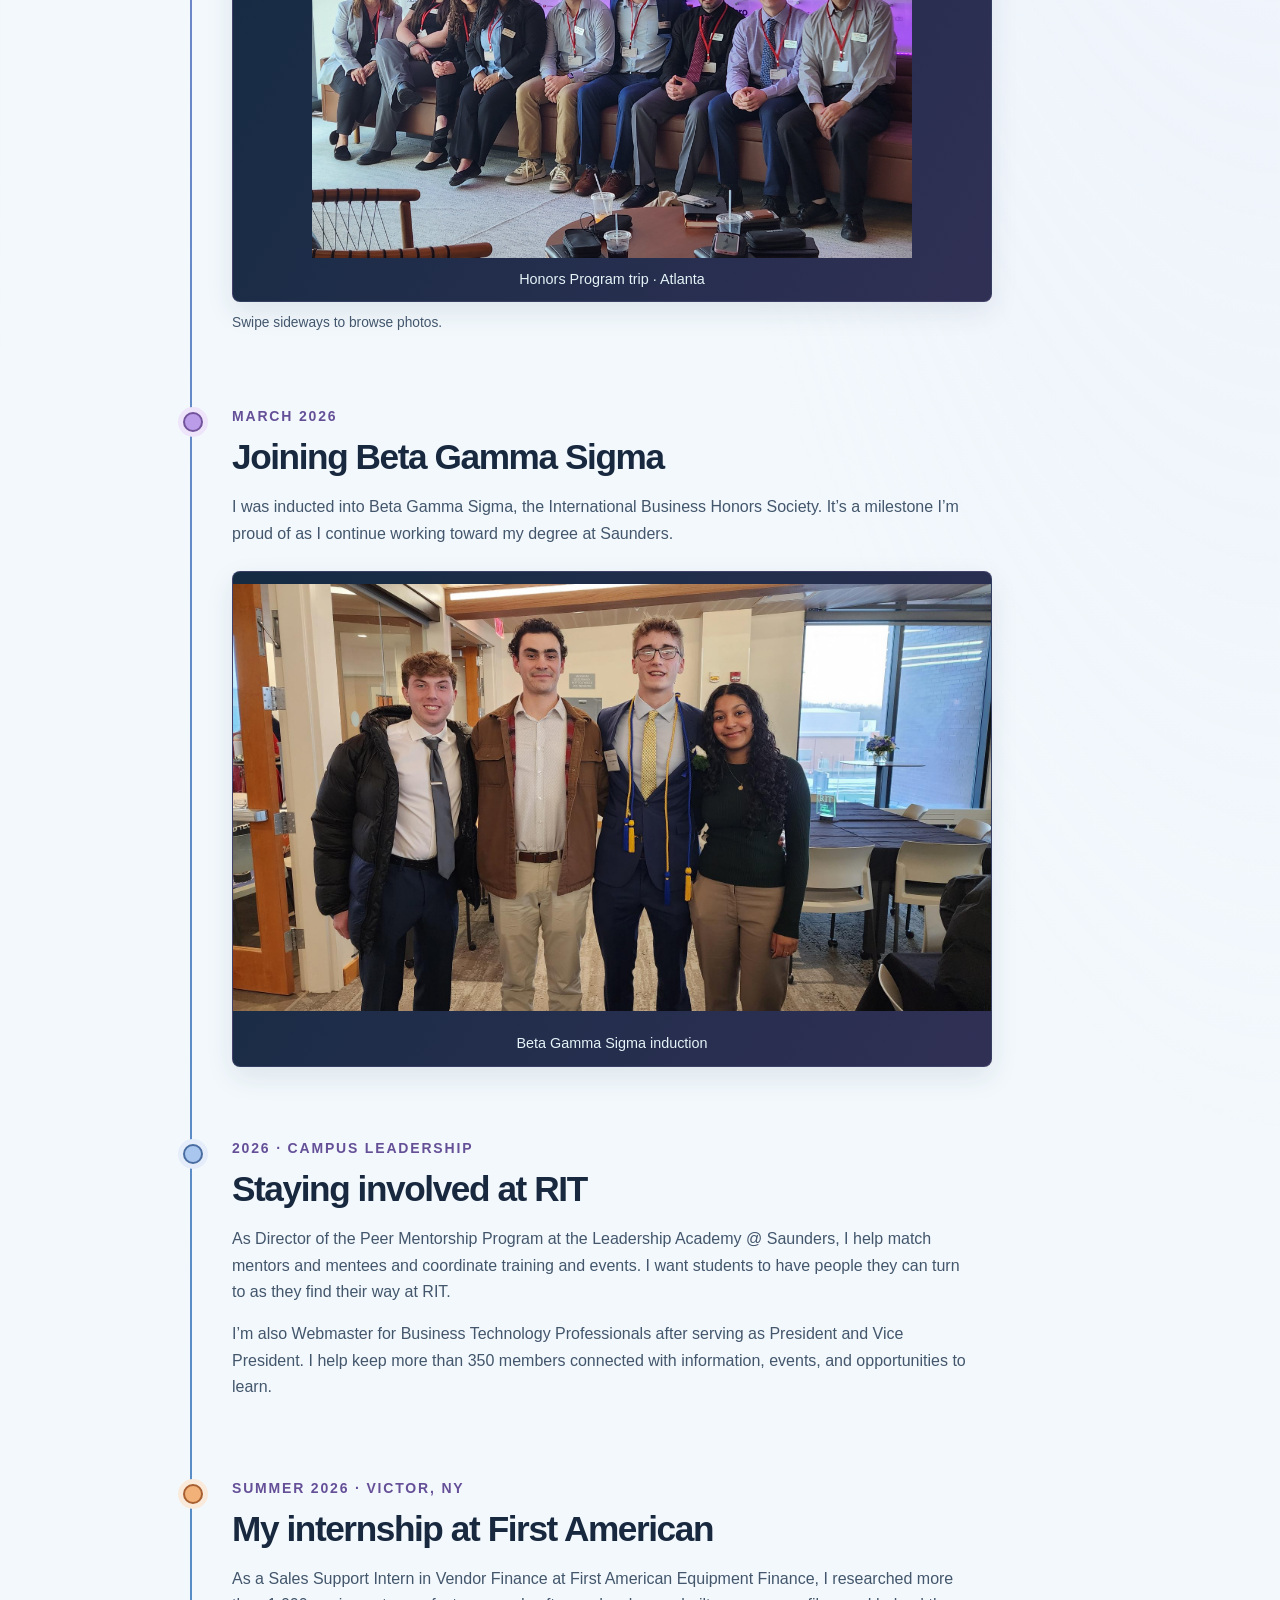
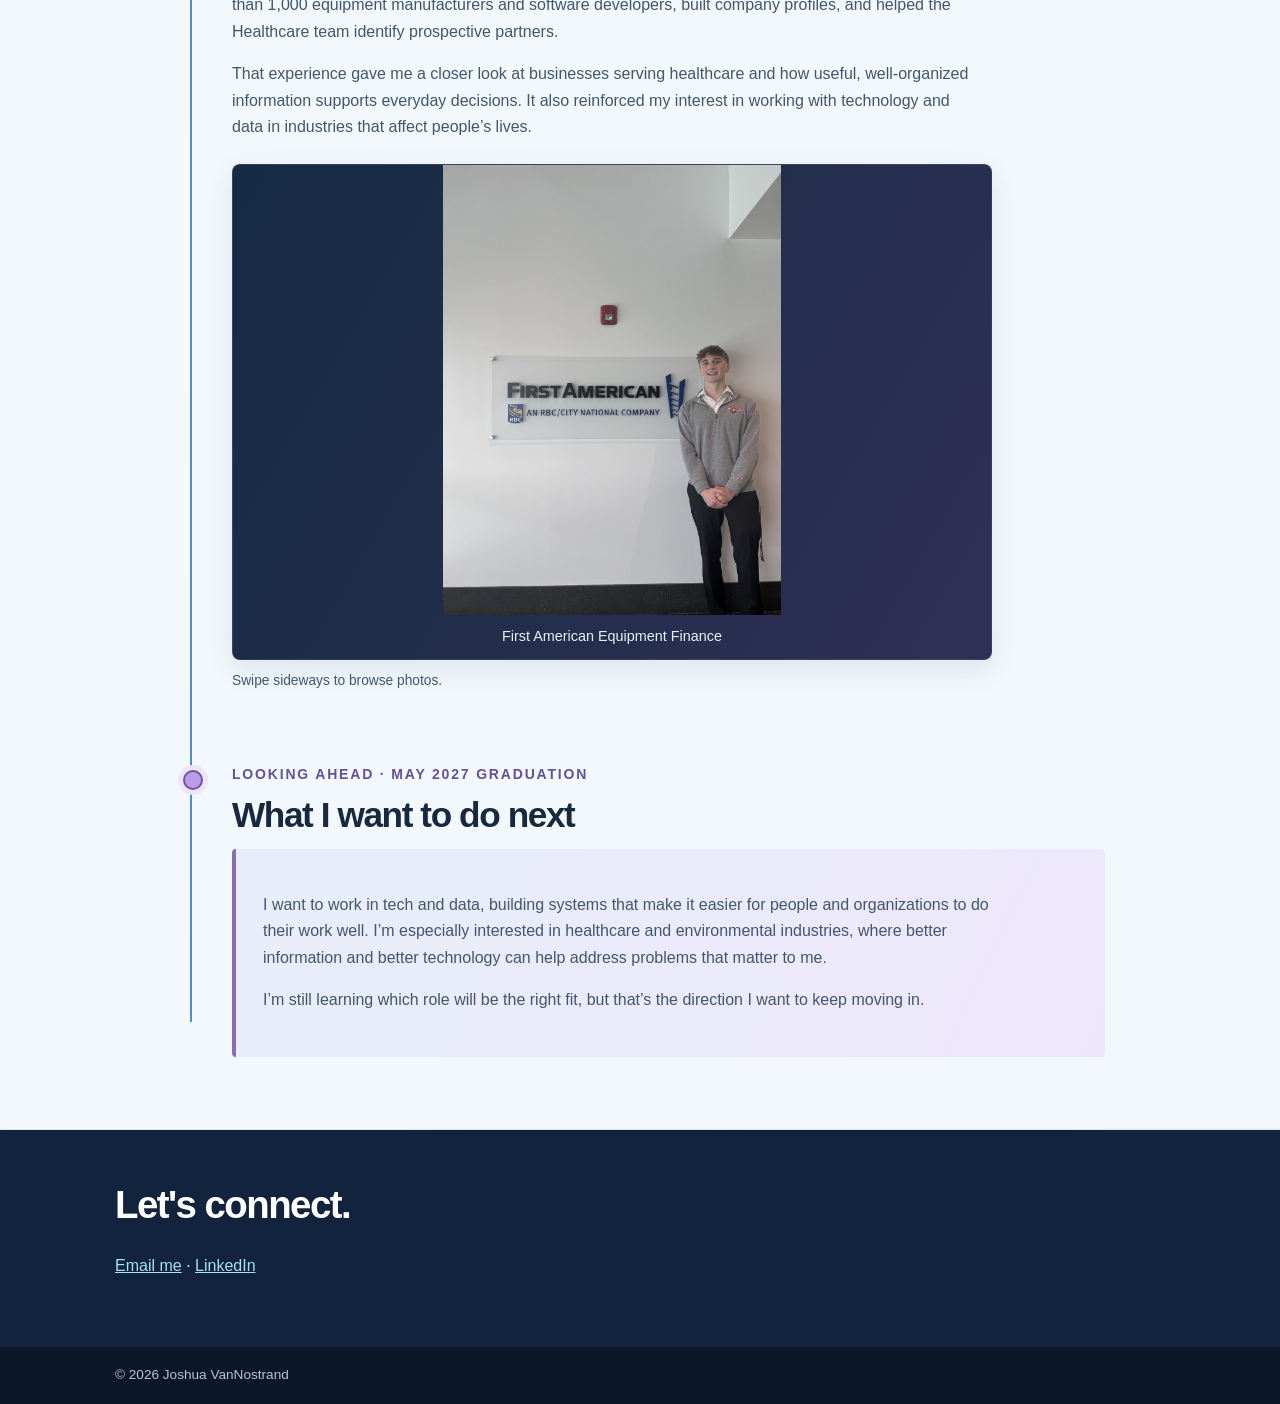
<file: Joshua-VanNostrand-website (3)/about/index.html>
<!doctype html><html lang="en"><head><meta charset="utf-8"><meta name="viewport" content="width=device-width,initial-scale=1"><meta name="description" content="Joshua VanNostrand — RIT MIS student interested in technology and data for better systems in healthcare and environmental industries."><title>About | Joshua VanNostrand</title><link rel="icon" type="image/svg+xml" href="data:image/svg+xml,%3Csvg%20xmlns%3D%22http%3A%2F%2Fwww.w3.org%2F2000%2Fsvg%22%20viewBox%3D%220%200%2064%2064%22%3E%3Crect%20width%3D%2264%22%20height%3D%2264%22%20rx%3D%2212%22%20fill%3D%22%230b1930%22%2F%3E%3Cpath%20d%3D%22M12%2019h15v24c0%209-15%209-15%200v-4%22%20fill%3D%22none%22%20stroke%3D%22%238dd3e4%22%20stroke-width%3D%226%22%20stroke-linejoin%3D%22round%22%2F%3E%3Cpath%20d%3D%22m34%2017%209%2031%2010-31%22%20fill%3D%22none%22%20stroke%3D%22%238dd3e4%22%20stroke-width%3D%226%22%20stroke-linejoin%3D%22round%22%2F%3E%3C%2Fsvg%3E"><link rel="stylesheet" href="../style.css"><script src="../motion.js" defer></script><script src="../project-dialogs.js" defer></script></head><body><header class="dark"><nav class="wrap nav" aria-label="Main navigation"><a class="brand" href="../">JOSHUA VANNOSTRAND</a><div class="navlinks"><a href="../">Home</a><a href="../experience/">Experience</a><a href="../projects/">Projects</a><a href="../papers/">Papers</a><a href="../about/" aria-current="page">About</a></div></nav></header><main><section class="dark pagehead"><div class="wrap"><div class="eyebrow">Beyond the résumé</div><h1>About me</h1><p>A little about how I got here, what I’ve been involved in, and where I want to go next.</p></div></section><section class="section"><div class="wrap"><p class="story-intro">My time at RIT has been about more than my major. Studying abroad, joining student organizations, doing research, and working in healthcare vendor finance have all helped me get a clearer sense of the work I want to do—and given me a lot of experiences I’m glad to have had.</p><div class="story"><article class="chapter"><div class="year">Before RIT</div><h2>Finishing high school</h2><p>High school graduation marked the end of one chapter and the start of figuring out what I wanted to do next. That next step brought me to RIT.</p><div class="photo-carousel" data-carousel aria-label="Finishing high school photos"><div class="carousel-viewport" tabindex="0"><figure><img src="../assets/graduation.jpg" alt="Joshua with fellow graduates in caps and gowns outside their school" loading="lazy" width="1536" height="2048" decoding="async"><figcaption>High school graduation</figcaption></figure></div></div></article><article class="chapter"><div class="year">Starting at RIT</div><h2>Finding my direction</h2><p>I chose Management Information Systems at Saunders because I wanted to understand both the technology and the organizations using it. Over time, I’ve become especially interested in how data and better systems can help in healthcare and environmental industries.</p><p>My AI in Society minor and Environmental Studies immersion give me a chance to think about the people and issues behind the technology, alongside the technical work.</p></article><article class="chapter"><div class="year">April 2024</div><h2>Joining Theta Chi</h2><p>I was initiated into Theta Chi in April 2024. It’s become an important part of my time at RIT, and I now serve as Recruitment Chairman, helping plan events, coordinate outreach, and welcome prospective members.</p><div class="photo-carousel" data-carousel aria-label="Joining Theta Chi photos"><div class="carousel-viewport" tabindex="0"><figure><img src="../assets/theta-chi-initiation.jpg" alt="Joshua with fellow initiates holding a Theta Chi flag" loading="lazy" width="2048" height="1536" decoding="async"><figcaption>Theta Chi initiation · April 2024</figcaption></figure></div></div></article><article class="chapter"><div class="year">Spring 2025 · Zagreb, Croatia</div><h2>A semester abroad</h2><p>Studying at RIT Croatia meant living and learning somewhere new, meeting people from different backgrounds, and traveling around Europe. Cinque Terre was one of the places I got to visit along the way.</p><p>I also worked with students from Oakland University on an employee retention and engagement analysis focused on Microsoft. It was a chance to collaborate across cultures as well as explore outside the classroom.</p><div class="photo-carousel" data-carousel aria-label="A semester abroad photos"><div class="carousel-viewport" tabindex="0"><figure><img src="../assets/cinque-terre.jpg" alt="Joshua and a friend overlooking the colorful coastal buildings of Cinque Terre" loading="lazy" width="1536" height="2048" decoding="async"><figcaption>Cinque Terre, Italy</figcaption></figure><figure><img src="../assets/croatia.jpeg" alt="Joshua and friends beside the water in Croatia at sunset" loading="lazy" width="1179" height="1008" decoding="async"><figcaption>Croatia</figcaption></figure><figure><img src="../assets/austria.jpeg" alt="Joshua outside the Austrian Parliament building" loading="lazy" width="1156" height="1536" decoding="async"><figcaption>Austria</figcaption></figure><figure><img src="../assets/spain.jpeg" alt="Joshua and friends at the Arc de Triomf in Barcelona" loading="lazy" width="1157" height="1536" decoding="async"><figcaption>Spain</figcaption></figure><figure><img src="../assets/venice.jpeg" alt="Joshua with friends beside a canal in Venice" loading="lazy" width="701" height="847" decoding="async"><figcaption>Venice</figcaption></figure></div><p class="gallery-hint">Swipe sideways to browse photos.</p></div></article><article class="chapter"><div class="year">Fall 2025</div><h2>Sharing my experience abroad</h2><p>Back at RIT, I presented about my time abroad and shared advice with students considering it themselves. It was a chance to talk through what the experience was like and help others think about taking that step.</p><div class="photo-carousel" data-carousel aria-label="Sharing my experience abroad photos"><div class="carousel-viewport" tabindex="0"><figure><img src="../assets/study-abroad-presentation.jpeg" alt="Joshua presenting about his semester at RIT Croatia in a classroom" loading="lazy" width="2048" height="1152" decoding="async"><figcaption>Sharing advice about studying abroad</figcaption></figure></div></div></article><article class="chapter"><div class="year">2025–2026</div><h2>Getting more hands-on</h2><p>Through research on AI in hospitality and tourism, I’ve been learning how new tools can affect day-to-day operations and the people doing the work. My class projects have given me room to try different approaches, from building business software to predicting customer churn and analyzing energy data.</p><p>The energy project especially connects with the kind of work I want to keep doing: using data to understand a problem and help people make more informed decisions.</p></article><article class="chapter"><div class="year">March 2026 · Atlanta, Georgia</div><h2>Traveling with the Honors Program</h2><p>I joined an Honors Program trip to Atlanta in March. The visits and time with other students became another memorable part of my RIT experience beyond campus.</p><div class="photo-carousel" data-carousel aria-label="Traveling with the Honors Program photos"><div class="carousel-viewport" tabindex="0"><figure><img src="../assets/atlanta-honors-1.jpeg" alt="Honors Program students seated together during a visit in Atlanta" loading="lazy" width="2048" height="1536" decoding="async"><figcaption>Honors Program trip · Atlanta</figcaption></figure><figure><img src="../assets/atlanta-honors-2.jpeg" alt="Honors Program group posing at a Chick-fil-A visit" loading="lazy" width="2048" height="1536" decoding="async"><figcaption>A group visit in Atlanta</figcaption></figure><figure><img src="../assets/atlanta-honors-3.jpeg" alt="Honors Program students standing beside a baseball field in Atlanta" loading="lazy" width="1333" height="1000" decoding="async"><figcaption>Exploring Atlanta with the group</figcaption></figure></div><p class="gallery-hint">Swipe sideways to browse photos.</p></div></article><article class="chapter"><div class="year">March 2026</div><h2>Joining Beta Gamma Sigma</h2><p>I was inducted into Beta Gamma Sigma, the International Business Honors Society. It’s a milestone I’m proud of as I continue working toward my degree at Saunders.</p><div class="photo-carousel" data-carousel aria-label="Joining Beta Gamma Sigma photos"><div class="carousel-viewport" tabindex="0"><figure><img src="../assets/beta-gamma-sigma.jpg" alt="Joshua with fellow attendees at the Beta Gamma Sigma induction" loading="lazy" width="2000" height="1126" decoding="async"><figcaption>Beta Gamma Sigma induction</figcaption></figure></div></div></article><article class="chapter"><div class="year">2026 · Campus leadership</div><h2>Staying involved at RIT</h2><p>As Director of the Peer Mentorship Program at the Leadership Academy @ Saunders, I help match mentors and mentees and coordinate training and events. I want students to have people they can turn to as they find their way at RIT.</p><p>I’m also Webmaster for Business Technology Professionals after serving as President and Vice President. I help keep more than 350 members connected with information, events, and opportunities to learn.</p></article><article class="chapter"><div class="year">Summer 2026 · Victor, NY</div><h2>My internship at First American</h2><p>As a Sales Support Intern in Vendor Finance at First American Equipment Finance, I researched more than 1,000 equipment manufacturers and software developers, built company profiles, and helped the Healthcare team identify prospective partners.</p><p>That experience gave me a closer look at businesses serving healthcare and how useful, well-organized information supports everyday decisions. It also reinforced my interest in working with technology and data in industries that affect people’s lives.</p><div class="photo-carousel" data-carousel aria-label="My internship at First American photos"><div class="carousel-viewport" tabindex="0"><figure><img src="../assets/faef-1.jpeg" alt="Joshua beside the First American sign" loading="lazy" width="1152" height="1536" decoding="async"><figcaption>First American Equipment Finance</figcaption></figure><figure><img src="../assets/faef-2.jpeg" alt="Joshua with two colleagues at the office" loading="lazy" width="1152" height="1536" decoding="async"><figcaption>With colleagues</figcaption></figure><figure><img src="../assets/faef-3.jpeg" alt="Group photo at the First American office" loading="lazy" width="2048" height="1536" decoding="async"><figcaption>The team</figcaption></figure><figure><img src="../assets/faef-4.jpeg" alt="Joshua posing with colleagues" loading="lazy" width="1152" height="1536" decoding="async"><figcaption>A moment at the office</figcaption></figure><figure><img src="../assets/faef-5.jpeg" alt="Joshua VanNostrand’s desk nameplate" loading="lazy" width="1152" height="1536" decoding="async"><figcaption>My desk at First American</figcaption></figure></div><p class="gallery-hint">Swipe sideways to browse photos.</p></div></article><article class="chapter"><div class="year">Looking ahead · May 2027 graduation</div><h2>What I want to do next</h2><div class="story-end"><p>I want to work in tech and data, building systems that make it easier for people and organizations to do their work well. I’m especially interested in healthcare and environmental industries, where better information and better technology can help address problems that matter to me.</p><p>I’m still learning which role will be the right fit, but that’s the direction I want to keep moving in.</p></div></article></div></div></section></main><footer><div class="dark footer"><div class="wrap"><h2>Let's connect.</h2><p><a href="mailto:vannostrandjosh2005@gmail.com">Email me</a> · <a href="https://www.linkedin.com/in/joshua-vannostrand/" target="_blank" rel="noopener noreferrer">LinkedIn</a></p></div></div><div class="copyright"><div class="wrap">© 2026 Joshua VanNostrand</div></div></footer></body></html>
</file>
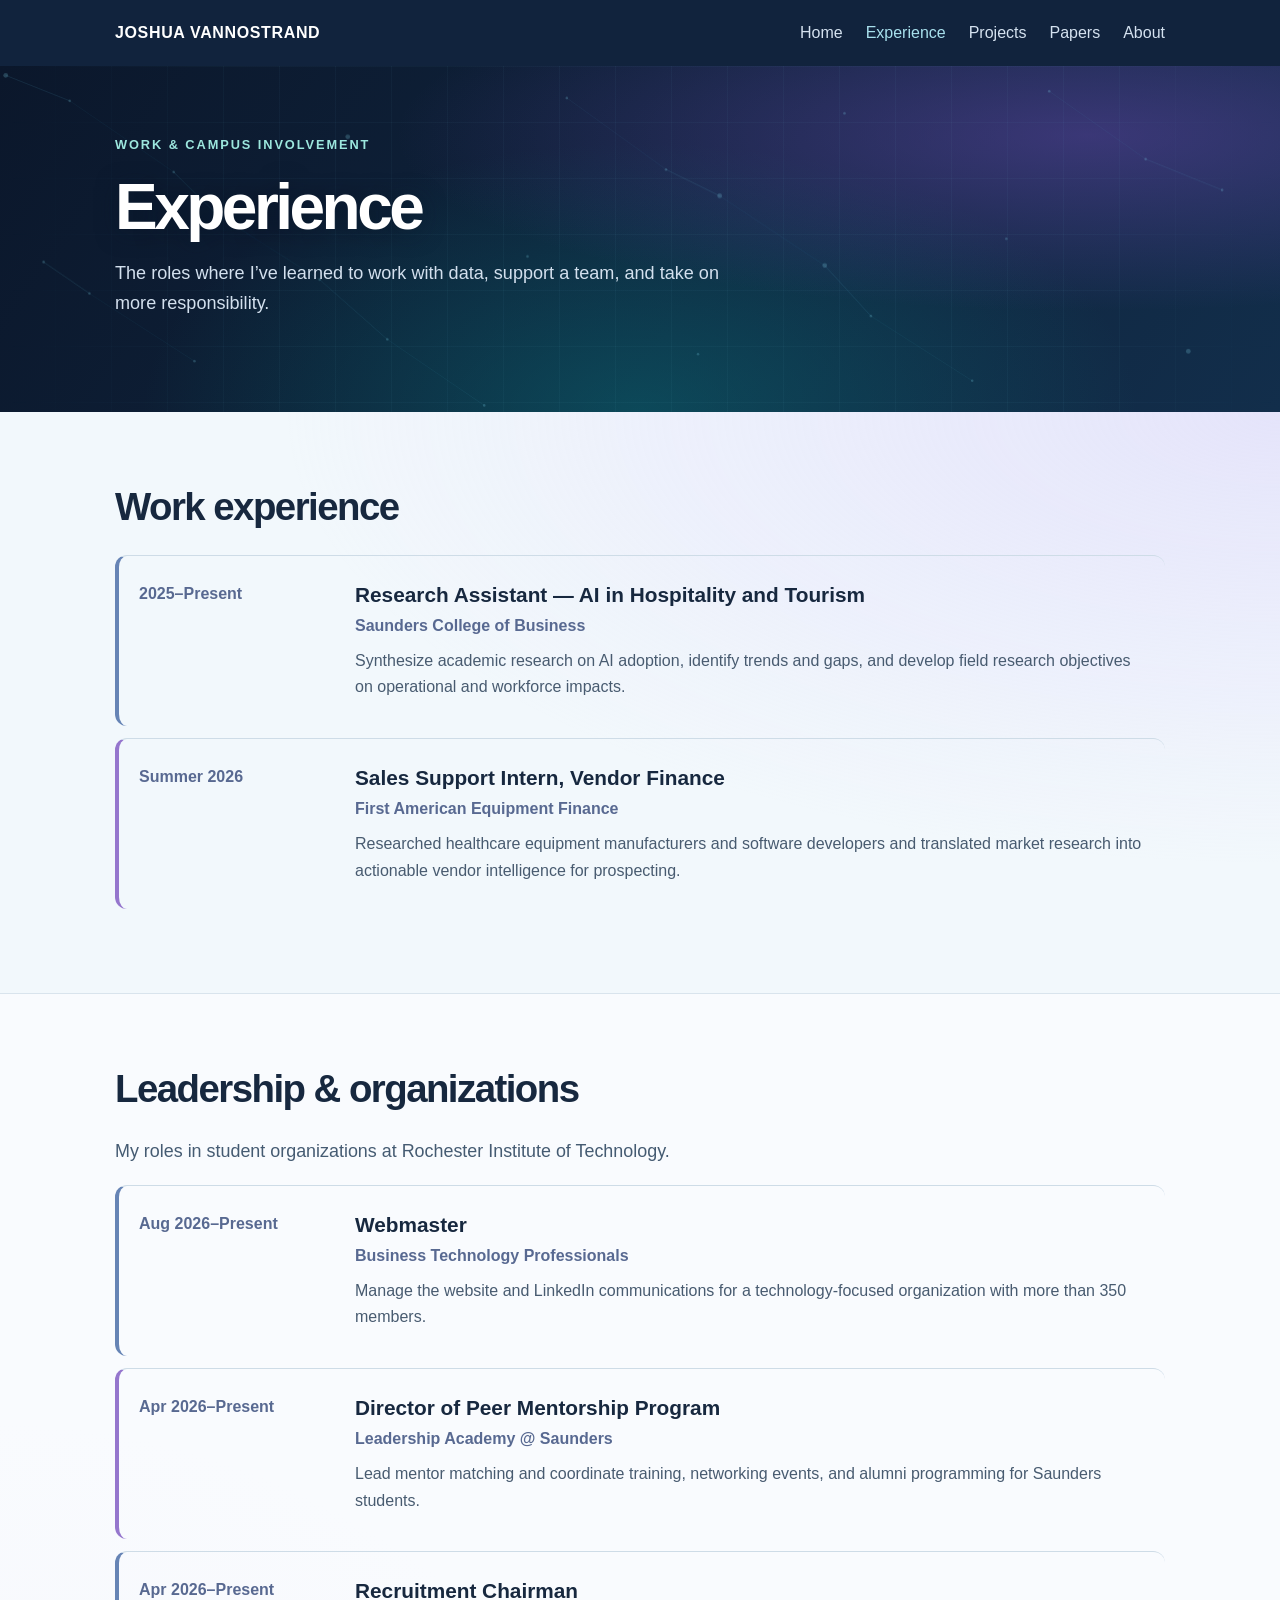
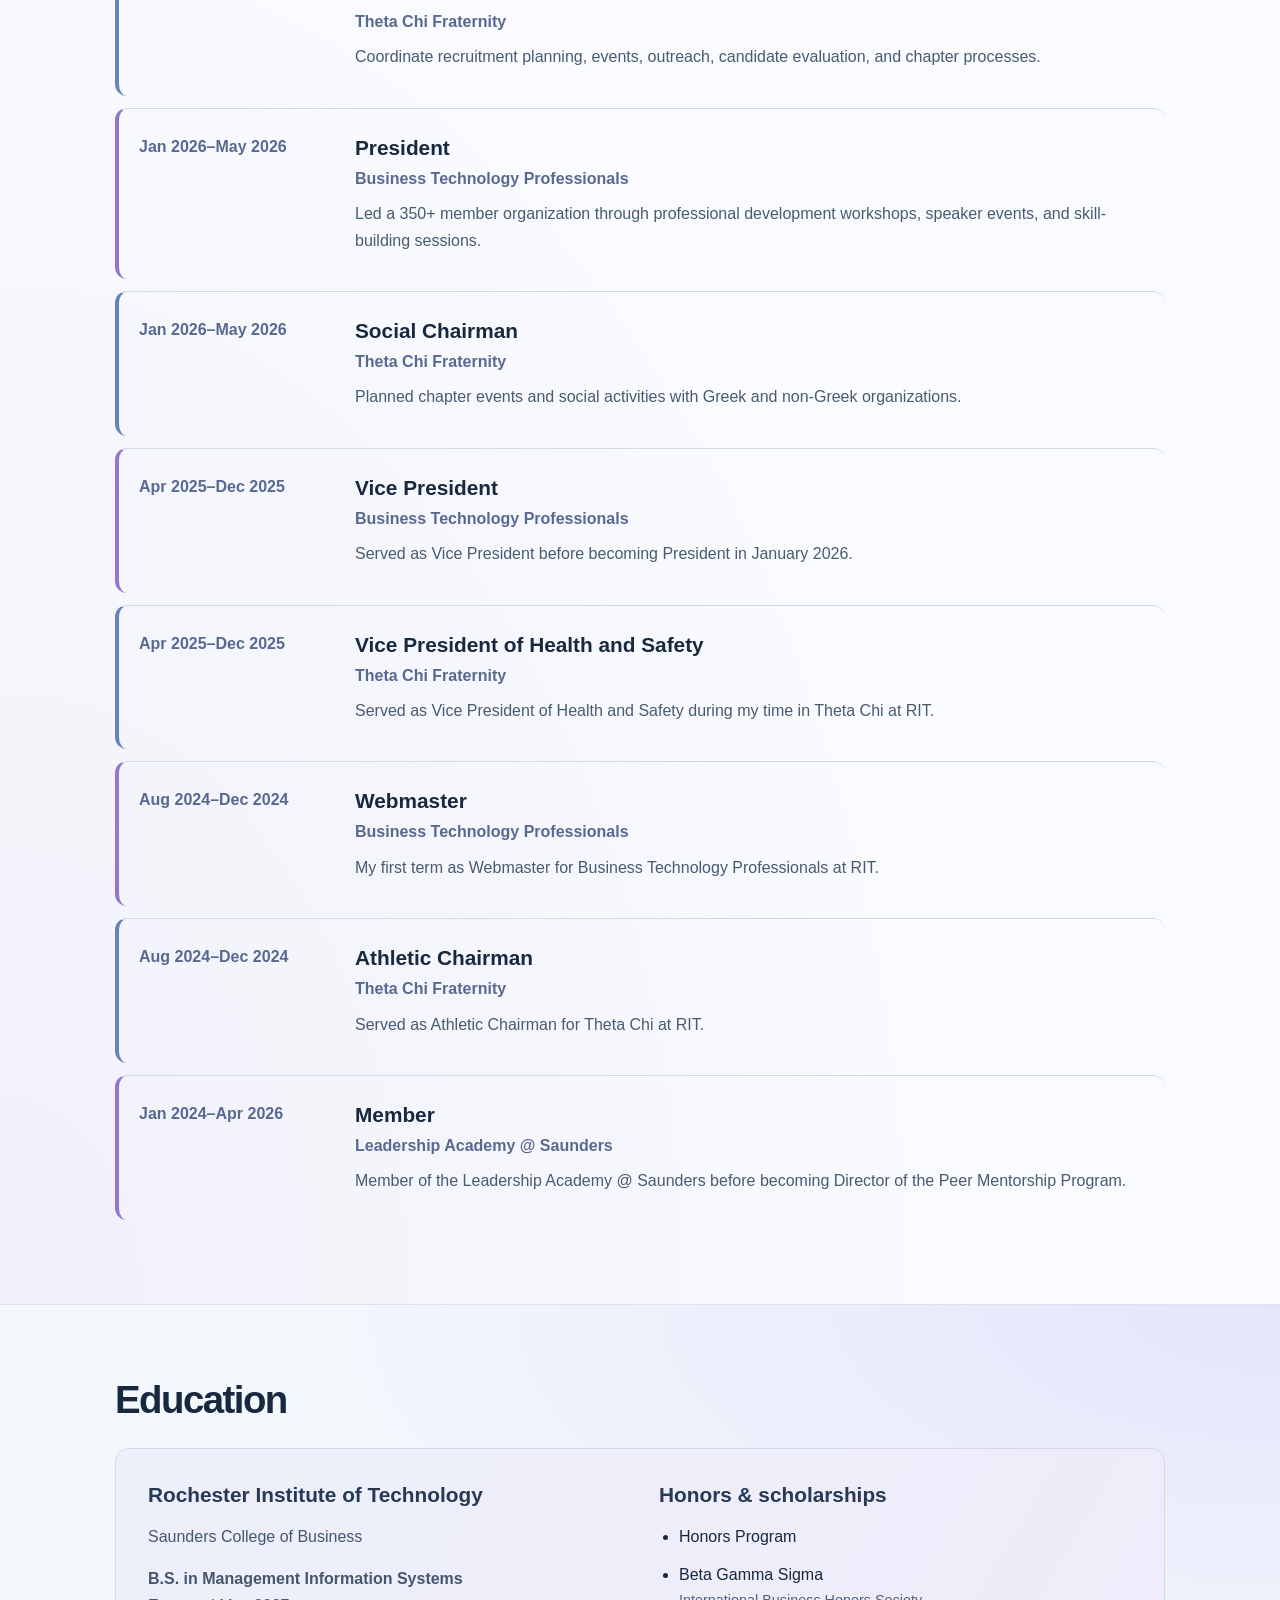
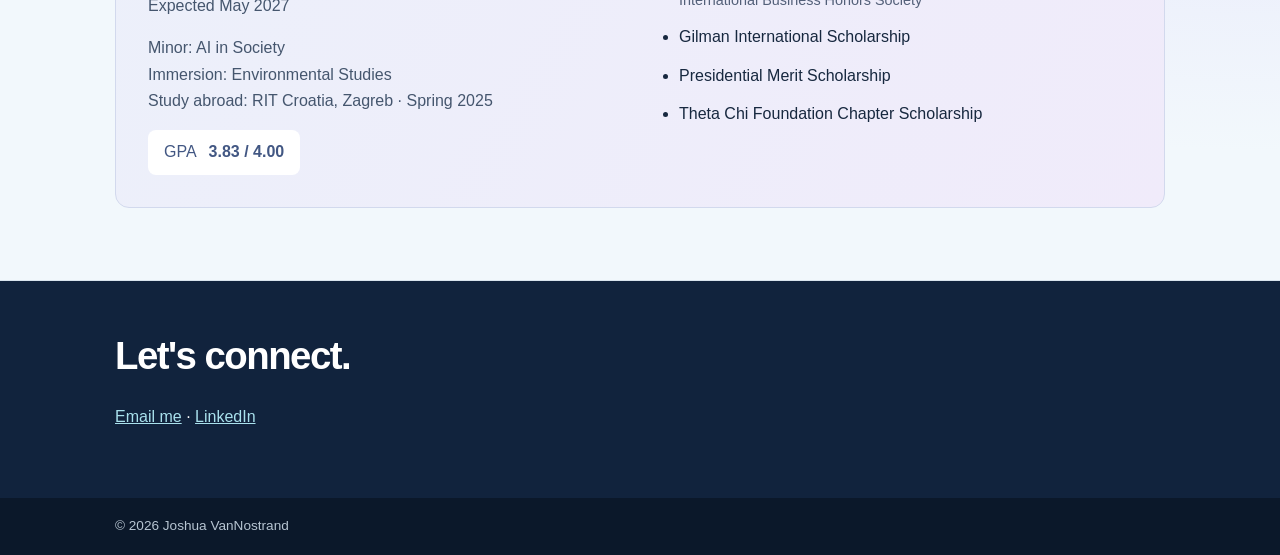
<file: Joshua-VanNostrand-website (3)/experience/index.html>
<!doctype html><html lang="en"><head><meta charset="utf-8"><meta name="viewport" content="width=device-width,initial-scale=1"><meta name="description" content="Joshua VanNostrand — RIT MIS student interested in technology and data for better systems in healthcare and environmental industries."><title>Experience | Joshua VanNostrand</title><link rel="icon" type="image/svg+xml" href="data:image/svg+xml,%3Csvg%20xmlns%3D%22http%3A%2F%2Fwww.w3.org%2F2000%2Fsvg%22%20viewBox%3D%220%200%2064%2064%22%3E%3Crect%20width%3D%2264%22%20height%3D%2264%22%20rx%3D%2212%22%20fill%3D%22%230b1930%22%2F%3E%3Cpath%20d%3D%22M12%2019h15v24c0%209-15%209-15%200v-4%22%20fill%3D%22none%22%20stroke%3D%22%238dd3e4%22%20stroke-width%3D%226%22%20stroke-linejoin%3D%22round%22%2F%3E%3Cpath%20d%3D%22m34%2017%209%2031%2010-31%22%20fill%3D%22none%22%20stroke%3D%22%238dd3e4%22%20stroke-width%3D%226%22%20stroke-linejoin%3D%22round%22%2F%3E%3C%2Fsvg%3E"><link rel="stylesheet" href="../style.css"><script src="../motion.js" defer></script><script src="../project-dialogs.js" defer></script></head><body><header class="dark"><nav class="wrap nav" aria-label="Main navigation"><a class="brand" href="../">JOSHUA VANNOSTRAND</a><div class="navlinks"><a href="../">Home</a><a href="../experience/" aria-current="page">Experience</a><a href="../projects/">Projects</a><a href="../papers/">Papers</a><a href="../about/">About</a></div></nav></header><main><section class="dark pagehead"><div class="wrap"><div class="eyebrow">Work & campus involvement</div><h1>Experience</h1><p>The roles where I’ve learned to work with data, support a team, and take on more responsibility.</p></div></section><section class="section"><div class="wrap"><h2>Work experience</h2><article class="row role-card"><span class="date">2025–Present</span><div><h3>Research Assistant — AI in Hospitality and Tourism</h3><div class="org">Saunders College of Business</div><p>Synthesize academic research on AI adoption, identify trends and gaps, and develop field research objectives on operational and workforce impacts.</p></div><button class="project-hit-area" type="button" data-project="role-2025-present-research-assistant---ai-in-hospitality-and-tourism" aria-label="View Research Assistant — AI in Hospitality and Tourism at Saunders College of Business" aria-haspopup="dialog"></button></article><dialog class="project-dialog" id="role-2025-present-research-assistant---ai-in-hospitality-and-tourism" aria-labelledby="title-role-2025-present-research-assistant---ai-in-hospitality-and-tourism"><div class="dialog-top"><div class="meta">2025–Present</div><h2 id="title-role-2025-present-research-assistant---ai-in-hospitality-and-tourism">Research Assistant — AI in Hospitality and Tourism</h2><button class="dialog-close" type="button" aria-label="Close Research Assistant — AI in Hospitality and Tourism" data-close-dialog>×</button></div><div class="dialog-body"><h3>Saunders College of Business</h3><p>Synthesize academic research on AI adoption, identify trends and gaps, and develop field research objectives on operational and workforce impacts.</p><h3>What I did</h3><p>Review 15+ academic sources to identify trends, research gaps, and theoretical frameworks. Translate the literature into field research objectives and coordinate with industry stakeholders.</p></div></dialog><article class="row role-card"><span class="date">Summer 2026</span><div><h3>Sales Support Intern, Vendor Finance</h3><div class="org">First American Equipment Finance</div><p>Researched healthcare equipment manufacturers and software developers and translated market research into actionable vendor intelligence for prospecting.</p></div><button class="project-hit-area" type="button" data-project="role-summer-2026-sales-support-intern-vendor-finance" aria-label="View Sales Support Intern, Vendor Finance at First American Equipment Finance" aria-haspopup="dialog"></button></article><dialog class="project-dialog" id="role-summer-2026-sales-support-intern-vendor-finance" aria-labelledby="title-role-summer-2026-sales-support-intern-vendor-finance"><div class="dialog-top"><div class="meta">Summer 2026</div><h2 id="title-role-summer-2026-sales-support-intern-vendor-finance">Sales Support Intern, Vendor Finance</h2><button class="dialog-close" type="button" aria-label="Close Sales Support Intern, Vendor Finance" data-close-dialog>×</button></div><div class="dialog-body"><h3>First American Equipment Finance</h3><p>Researched healthcare equipment manufacturers and software developers and translated market research into actionable vendor intelligence for prospecting.</p><h3>What I did</h3><p>Researched 1,000+ equipment manufacturers and software developers using ZoomInfo, Dun & Bradstreet, and LinkedIn Sales Navigator. Built company profiles and prioritized potential partners for the Healthcare team.</p><h3>Photos from the experience</h3><div class="photo-carousel" data-carousel aria-label="Photos from First American Equipment Finance"><div class="carousel-viewport" tabindex="0"><figure><img src="../assets/faef-1.jpeg" alt="Joshua beside the First American sign" loading="lazy" width="1152" height="1536" decoding="async"><figcaption>At First American</figcaption></figure><figure><img src="../assets/faef-2.jpeg" alt="Joshua with two colleagues at the First American office" loading="lazy" width="1152" height="1536" decoding="async"><figcaption>With colleagues</figcaption></figure><figure><img src="../assets/faef-3.jpeg" alt="Group photo at the First American office" loading="lazy" width="2048" height="1536" decoding="async"><figcaption>The team</figcaption></figure><figure><img src="../assets/faef-4.jpeg" alt="Joshua posing with two colleagues at the office" loading="lazy" width="1152" height="1536" decoding="async"><figcaption>A moment with colleagues</figcaption></figure><figure><img src="../assets/faef-5.jpeg" alt="Desk nameplate with Joshua VanNostrand’s name" loading="lazy" width="1152" height="1536" decoding="async"><figcaption>At the office</figcaption></figure></div><p class="gallery-hint">Swipe sideways to browse photos.</p></div></div></dialog></div></section><section class="section"><div class="wrap"><h2>Leadership & organizations</h2><p class="lead">My roles in student organizations at Rochester Institute of Technology.</p><article class="row role-card"><span class="date">Aug 2026–Present</span><div><h3>Webmaster</h3><div class="org">Business Technology Professionals</div><p>Manage the website and LinkedIn communications for a technology-focused organization with more than 350 members.</p></div><button class="project-hit-area" type="button" data-project="role-aug-2026-present-webmaster" aria-label="View Webmaster at Business Technology Professionals" aria-haspopup="dialog"></button></article><dialog class="project-dialog" id="role-aug-2026-present-webmaster" aria-labelledby="title-role-aug-2026-present-webmaster"><div class="dialog-top"><div class="meta">Aug 2026–Present</div><h2 id="title-role-aug-2026-present-webmaster">Webmaster</h2><button class="dialog-close" type="button" aria-label="Close Webmaster" data-close-dialog>×</button></div><div class="dialog-body"><h3>Business Technology Professionals</h3><p>Manage the website and LinkedIn communications for a technology-focused organization with more than 350 members.</p><h3>What I did</h3><p>Maintain accurate, accessible website and LinkedIn information for students, alumni, and external partners. Help plan workshops, industry speaker sessions, and technical development events alongside other student leaders.</p></div></dialog><article class="row role-card"><span class="date">Apr 2026–Present</span><div><h3>Director of Peer Mentorship Program</h3><div class="org">Leadership Academy @ Saunders</div><p>Lead mentor matching and coordinate training, networking events, and alumni programming for Saunders students.</p></div><button class="project-hit-area" type="button" data-project="role-apr-2026-present-director-of-peer-mentorship-program" aria-label="View Director of Peer Mentorship Program at Leadership Academy @ Saunders" aria-haspopup="dialog"></button></article><dialog class="project-dialog" id="role-apr-2026-present-director-of-peer-mentorship-program" aria-labelledby="title-role-apr-2026-present-director-of-peer-mentorship-program"><div class="dialog-top"><div class="meta">Apr 2026–Present</div><h2 id="title-role-apr-2026-present-director-of-peer-mentorship-program">Director of Peer Mentorship Program</h2><button class="dialog-close" type="button" aria-label="Close Director of Peer Mentorship Program" data-close-dialog>×</button></div><div class="dialog-body"><h3>Leadership Academy @ Saunders</h3><p>Lead mentor matching and coordinate training, networking events, and alumni programming for Saunders students.</p><h3>What I did</h3><p>Use academic, career, and behavioral information to pair mentors and mentees. Coordinate events and training with students, faculty, alumni, and external stakeholders while maintaining program records and tracking engagement.</p></div></dialog><article class="row role-card"><span class="date">Apr 2026–Present</span><div><h3>Recruitment Chairman</h3><div class="org">Theta Chi Fraternity</div><p>Coordinate recruitment planning, events, outreach, candidate evaluation, and chapter processes.</p></div><button class="project-hit-area" type="button" data-project="role-apr-2026-present-recruitment-chairman" aria-label="View Recruitment Chairman at Theta Chi Fraternity" aria-haspopup="dialog"></button></article><dialog class="project-dialog" id="role-apr-2026-present-recruitment-chairman" aria-labelledby="title-role-apr-2026-present-recruitment-chairman"><div class="dialog-top"><div class="meta">Apr 2026–Present</div><h2 id="title-role-apr-2026-present-recruitment-chairman">Recruitment Chairman</h2><button class="dialog-close" type="button" aria-label="Close Recruitment Chairman" data-close-dialog>×</button></div><div class="dialog-body"><h3>Theta Chi Fraternity</h3><p>Coordinate recruitment planning, events, outreach, candidate evaluation, and chapter processes.</p><h3>What I did</h3><p>Lead recruitment planning, marketing, event coordination, candidate evaluation, and the bid process. Maintain records and compliance with chapter requirements.</p></div></dialog><article class="row role-card"><span class="date">Jan 2026–May 2026</span><div><h3>President</h3><div class="org">Business Technology Professionals</div><p>Led a 350+ member organization through professional development workshops, speaker events, and skill-building sessions.</p></div><button class="project-hit-area" type="button" data-project="role-jan-2026-may-2026-president" aria-label="View President at Business Technology Professionals" aria-haspopup="dialog"></button></article><dialog class="project-dialog" id="role-jan-2026-may-2026-president" aria-labelledby="title-role-jan-2026-may-2026-president"><div class="dialog-top"><div class="meta">Jan 2026–May 2026</div><h2 id="title-role-jan-2026-may-2026-president">President</h2><button class="dialog-close" type="button" aria-label="Close President" data-close-dialog>×</button></div><div class="dialog-body"><h3>Business Technology Professionals</h3><p>Led a 350+ member organization through professional development workshops, speaker events, and skill-building sessions.</p><h3>What I did</h3><p>Organized workshops, speaker events, and skill-building sessions with RIT alumni and industry professionals. Built partnerships with campus clubs and outside organizations, coordinating meetings and fundraisers to increase engagement.</p></div></dialog><article class="row role-card"><span class="date">Jan 2026–May 2026</span><div><h3>Social Chairman</h3><div class="org">Theta Chi Fraternity</div><p>Planned chapter events and social activities with Greek and non-Greek organizations.</p></div><button class="project-hit-area" type="button" data-project="role-jan-2026-may-2026-social-chairman" aria-label="View Social Chairman at Theta Chi Fraternity" aria-haspopup="dialog"></button></article><dialog class="project-dialog" id="role-jan-2026-may-2026-social-chairman" aria-labelledby="title-role-jan-2026-may-2026-social-chairman"><div class="dialog-top"><div class="meta">Jan 2026–May 2026</div><h2 id="title-role-jan-2026-may-2026-social-chairman">Social Chairman</h2><button class="dialog-close" type="button" aria-label="Close Social Chairman" data-close-dialog>×</button></div><div class="dialog-body"><h3>Theta Chi Fraternity</h3><p>Planned chapter events and social activities with Greek and non-Greek organizations.</p><h3>What I did</h3><p>Planned and ran social events with Greek and non-Greek organizations. Coordinated event logistics and programming to support safe, successful, and well-attended chapter activities.</p></div></dialog><article class="row role-card"><span class="date">Apr 2025–Dec 2025</span><div><h3>Vice President</h3><div class="org">Business Technology Professionals</div><p>Served as Vice President before becoming President in January 2026.</p></div><button class="project-hit-area" type="button" data-project="role-apr-2025-dec-2025-vice-president" aria-label="View Vice President at Business Technology Professionals" aria-haspopup="dialog"></button></article><dialog class="project-dialog" id="role-apr-2025-dec-2025-vice-president" aria-labelledby="title-role-apr-2025-dec-2025-vice-president"><div class="dialog-top"><div class="meta">Apr 2025–Dec 2025</div><h2 id="title-role-apr-2025-dec-2025-vice-president">Vice President</h2><button class="dialog-close" type="button" aria-label="Close Vice President" data-close-dialog>×</button></div><div class="dialog-body"><h3>Business Technology Professionals</h3><p>Served as Vice President before becoming President in January 2026.</p><h3>What I did</h3><p>Held this role from April through December 2025 as part of my involvement in Business Technology Professionals. I went on to lead the organization as President from January through May 2026.</p></div></dialog><article class="row role-card"><span class="date">Apr 2025–Dec 2025</span><div><h3>Vice President of Health and Safety</h3><div class="org">Theta Chi Fraternity</div><p>Served as Vice President of Health and Safety during my time in Theta Chi at RIT.</p></div><button class="project-hit-area" type="button" data-project="role-apr-2025-dec-2025-vice-president-of-health-and-safety" aria-label="View Vice President of Health and Safety at Theta Chi Fraternity" aria-haspopup="dialog"></button></article><dialog class="project-dialog" id="role-apr-2025-dec-2025-vice-president-of-health-and-safety" aria-labelledby="title-role-apr-2025-dec-2025-vice-president-of-health-and-safety"><div class="dialog-top"><div class="meta">Apr 2025–Dec 2025</div><h2 id="title-role-apr-2025-dec-2025-vice-president-of-health-and-safety">Vice President of Health and Safety</h2><button class="dialog-close" type="button" aria-label="Close Vice President of Health and Safety" data-close-dialog>×</button></div><div class="dialog-body"><h3>Theta Chi Fraternity</h3><p>Served as Vice President of Health and Safety during my time in Theta Chi at RIT.</p><h3>What I did</h3><p>Held this chapter leadership position from April through December 2025. My other Theta Chi roles have included Athletic Chairman, Social Chairman, and Recruitment Chairman.</p></div></dialog><article class="row role-card"><span class="date">Aug 2024–Dec 2024</span><div><h3>Webmaster</h3><div class="org">Business Technology Professionals</div><p>My first term as Webmaster for Business Technology Professionals at RIT.</p></div><button class="project-hit-area" type="button" data-project="role-aug-2024-dec-2024-webmaster" aria-label="View Webmaster at Business Technology Professionals" aria-haspopup="dialog"></button></article><dialog class="project-dialog" id="role-aug-2024-dec-2024-webmaster" aria-labelledby="title-role-aug-2024-dec-2024-webmaster"><div class="dialog-top"><div class="meta">Aug 2024–Dec 2024</div><h2 id="title-role-aug-2024-dec-2024-webmaster">Webmaster</h2><button class="dialog-close" type="button" aria-label="Close Webmaster" data-close-dialog>×</button></div><div class="dialog-body"><h3>Business Technology Professionals</h3><p>My first term as Webmaster for Business Technology Professionals at RIT.</p><h3>What I did</h3><p>Held the Webmaster position from August through December 2024. I later served as Vice President and President, then returned as Webmaster in August 2026.</p></div></dialog><article class="row role-card"><span class="date">Aug 2024–Dec 2024</span><div><h3>Athletic Chairman</h3><div class="org">Theta Chi Fraternity</div><p>Served as Athletic Chairman for Theta Chi at RIT.</p></div><button class="project-hit-area" type="button" data-project="role-aug-2024-dec-2024-athletic-chairman" aria-label="View Athletic Chairman at Theta Chi Fraternity" aria-haspopup="dialog"></button></article><dialog class="project-dialog" id="role-aug-2024-dec-2024-athletic-chairman" aria-labelledby="title-role-aug-2024-dec-2024-athletic-chairman"><div class="dialog-top"><div class="meta">Aug 2024–Dec 2024</div><h2 id="title-role-aug-2024-dec-2024-athletic-chairman">Athletic Chairman</h2><button class="dialog-close" type="button" aria-label="Close Athletic Chairman" data-close-dialog>×</button></div><div class="dialog-body"><h3>Theta Chi Fraternity</h3><p>Served as Athletic Chairman for Theta Chi at RIT.</p><h3>What I did</h3><p>Held the Athletic Chairman position from August through December 2024, following my initiation into Theta Chi in April 2024.</p></div></dialog><article class="row role-card"><span class="date">Jan 2024–Apr 2026</span><div><h3>Member</h3><div class="org">Leadership Academy @ Saunders</div><p>Member of the Leadership Academy @ Saunders before becoming Director of the Peer Mentorship Program.</p></div><button class="project-hit-area" type="button" data-project="role-jan-2024-apr-2026-member" aria-label="View Member at Leadership Academy @ Saunders" aria-haspopup="dialog"></button></article><dialog class="project-dialog" id="role-jan-2024-apr-2026-member" aria-labelledby="title-role-jan-2024-apr-2026-member"><div class="dialog-top"><div class="meta">Jan 2024–Apr 2026</div><h2 id="title-role-jan-2024-apr-2026-member">Member</h2><button class="dialog-close" type="button" aria-label="Close Member" data-close-dialog>×</button></div><div class="dialog-body"><h3>Leadership Academy @ Saunders</h3><p>Member of the Leadership Academy @ Saunders before becoming Director of the Peer Mentorship Program.</p><h3>What I did</h3><p>Joined the Leadership Academy @ Saunders in January 2024 and remained a member through April 2026, when I became Director of the Peer Mentorship Program.</p></div></dialog></div></section><section class="section"><div class="wrap"><h2>Education</h2><div class="education-panel"><div><h3>Rochester Institute of Technology</h3><p>Saunders College of Business</p><p><strong>B.S. in Management Information Systems</strong><br>Expected May 2027</p><p>Minor: AI in Society<br>Immersion: Environmental Studies<br>Study abroad: RIT Croatia, Zagreb · Spring 2025</p><span class="gpa">GPA <strong>3.83 / 4.00</strong></span></div><div><h3>Honors & scholarships</h3><ul class="awards"><li>Honors Program</li><li>Beta Gamma Sigma <span>International Business Honors Society</span></li><li>Gilman International Scholarship</li><li>Presidential Merit Scholarship</li><li>Theta Chi Foundation Chapter Scholarship</li></ul></div></div></div></section></main><footer><div class="dark footer"><div class="wrap"><h2>Let's connect.</h2><p><a href="mailto:vannostrandjosh2005@gmail.com">Email me</a> · <a href="https://www.linkedin.com/in/joshua-vannostrand/" target="_blank" rel="noopener noreferrer">LinkedIn</a></p></div></div><div class="copyright"><div class="wrap">© 2026 Joshua VanNostrand</div></div></footer></body></html>
</file>
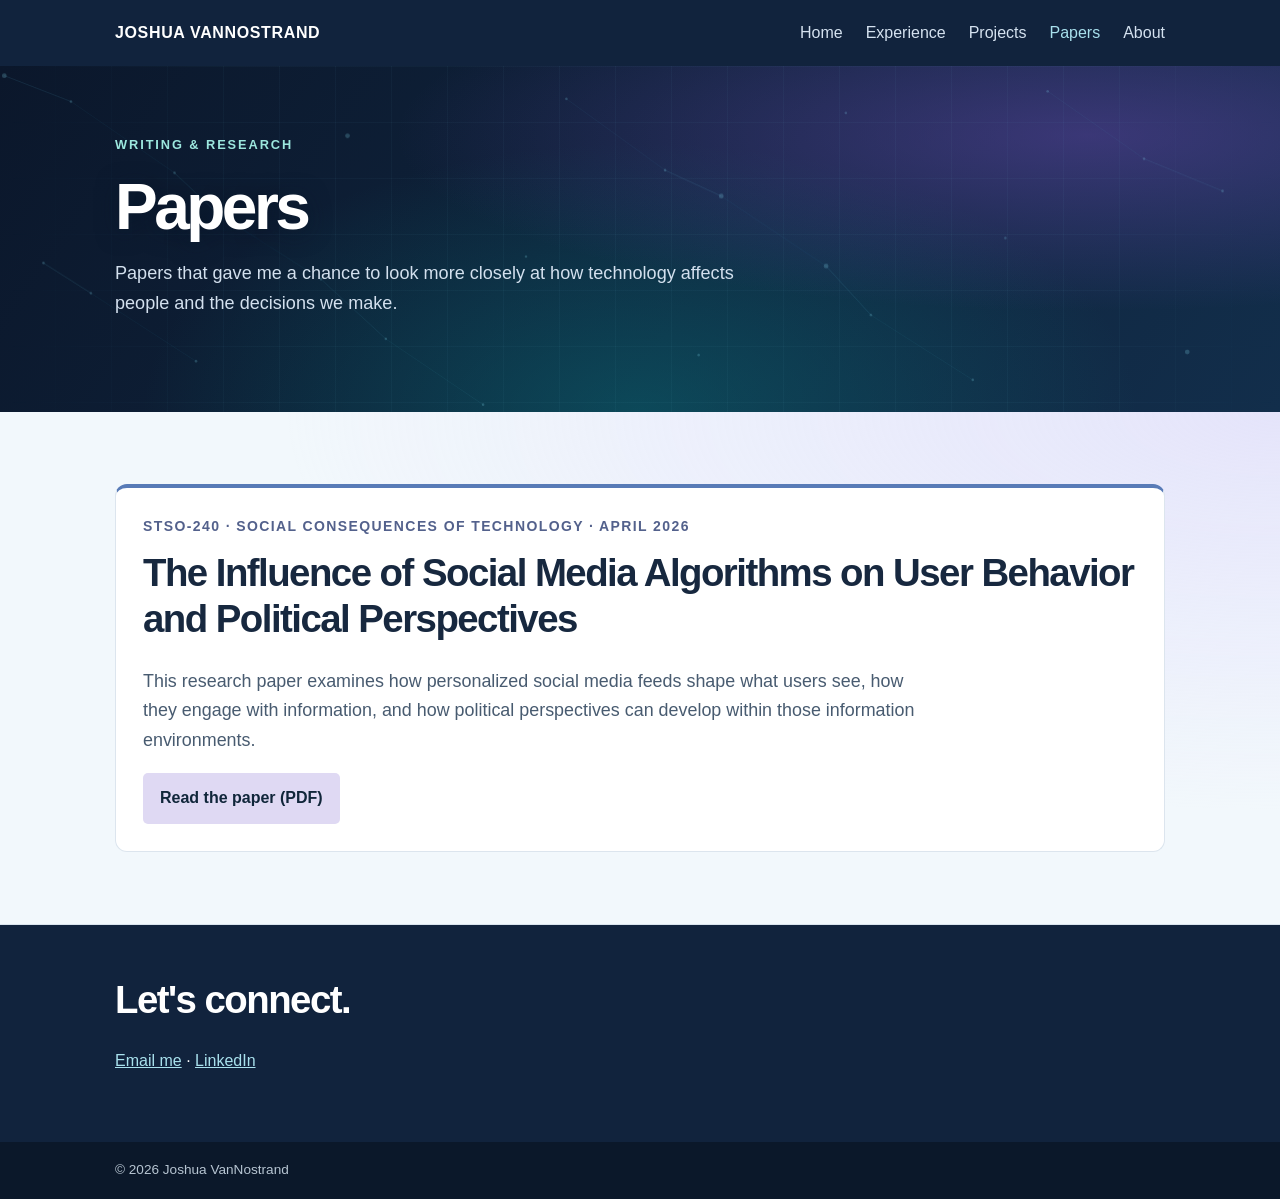
<file: Joshua-VanNostrand-website (3)/papers/index.html>
<!doctype html><html lang="en"><head><meta charset="utf-8"><meta name="viewport" content="width=device-width,initial-scale=1"><meta name="description" content="Joshua VanNostrand — RIT MIS student interested in technology and data for better systems in healthcare and environmental industries."><title>Papers | Joshua VanNostrand</title><link rel="icon" type="image/svg+xml" href="data:image/svg+xml,%3Csvg%20xmlns%3D%22http%3A%2F%2Fwww.w3.org%2F2000%2Fsvg%22%20viewBox%3D%220%200%2064%2064%22%3E%3Crect%20width%3D%2264%22%20height%3D%2264%22%20rx%3D%2212%22%20fill%3D%22%230b1930%22%2F%3E%3Cpath%20d%3D%22M12%2019h15v24c0%209-15%209-15%200v-4%22%20fill%3D%22none%22%20stroke%3D%22%238dd3e4%22%20stroke-width%3D%226%22%20stroke-linejoin%3D%22round%22%2F%3E%3Cpath%20d%3D%22m34%2017%209%2031%2010-31%22%20fill%3D%22none%22%20stroke%3D%22%238dd3e4%22%20stroke-width%3D%226%22%20stroke-linejoin%3D%22round%22%2F%3E%3C%2Fsvg%3E"><link rel="stylesheet" href="../style.css"><script src="../motion.js" defer></script><script src="../project-dialogs.js" defer></script></head><body><header class="dark"><nav class="wrap nav" aria-label="Main navigation"><a class="brand" href="../">JOSHUA VANNOSTRAND</a><div class="navlinks"><a href="../">Home</a><a href="../experience/">Experience</a><a href="../projects/">Projects</a><a href="../papers/" aria-current="page">Papers</a><a href="../about/">About</a></div></nav></header><main><section class="dark pagehead"><div class="wrap"><div class="eyebrow">Writing & research</div><h1>Papers</h1><p>Papers that gave me a chance to look more closely at how technology affects people and the decisions we make.</p></div></section><section class="section"><div class="wrap"><article class="card"><div class="meta">STSO-240 · Social Consequences of Technology · April 2026</div><h2>The Influence of Social Media Algorithms on User Behavior and Political Perspectives</h2><p class="lead">This research paper examines how personalized social media feeds shape what users see, how they engage with information, and how political perspectives can develop within those information environments.</p><p><a class="button" href="../assets/social-media-algorithms-research-paper.pdf" target="_blank" rel="noopener noreferrer">Read the paper (PDF)</a></p></article></div></section></main><footer><div class="dark footer"><div class="wrap"><h2>Let's connect.</h2><p><a href="mailto:vannostrandjosh2005@gmail.com">Email me</a> · <a href="https://www.linkedin.com/in/joshua-vannostrand/" target="_blank" rel="noopener noreferrer">LinkedIn</a></p></div></div><div class="copyright"><div class="wrap">© 2026 Joshua VanNostrand</div></div></footer></body></html>
</file>
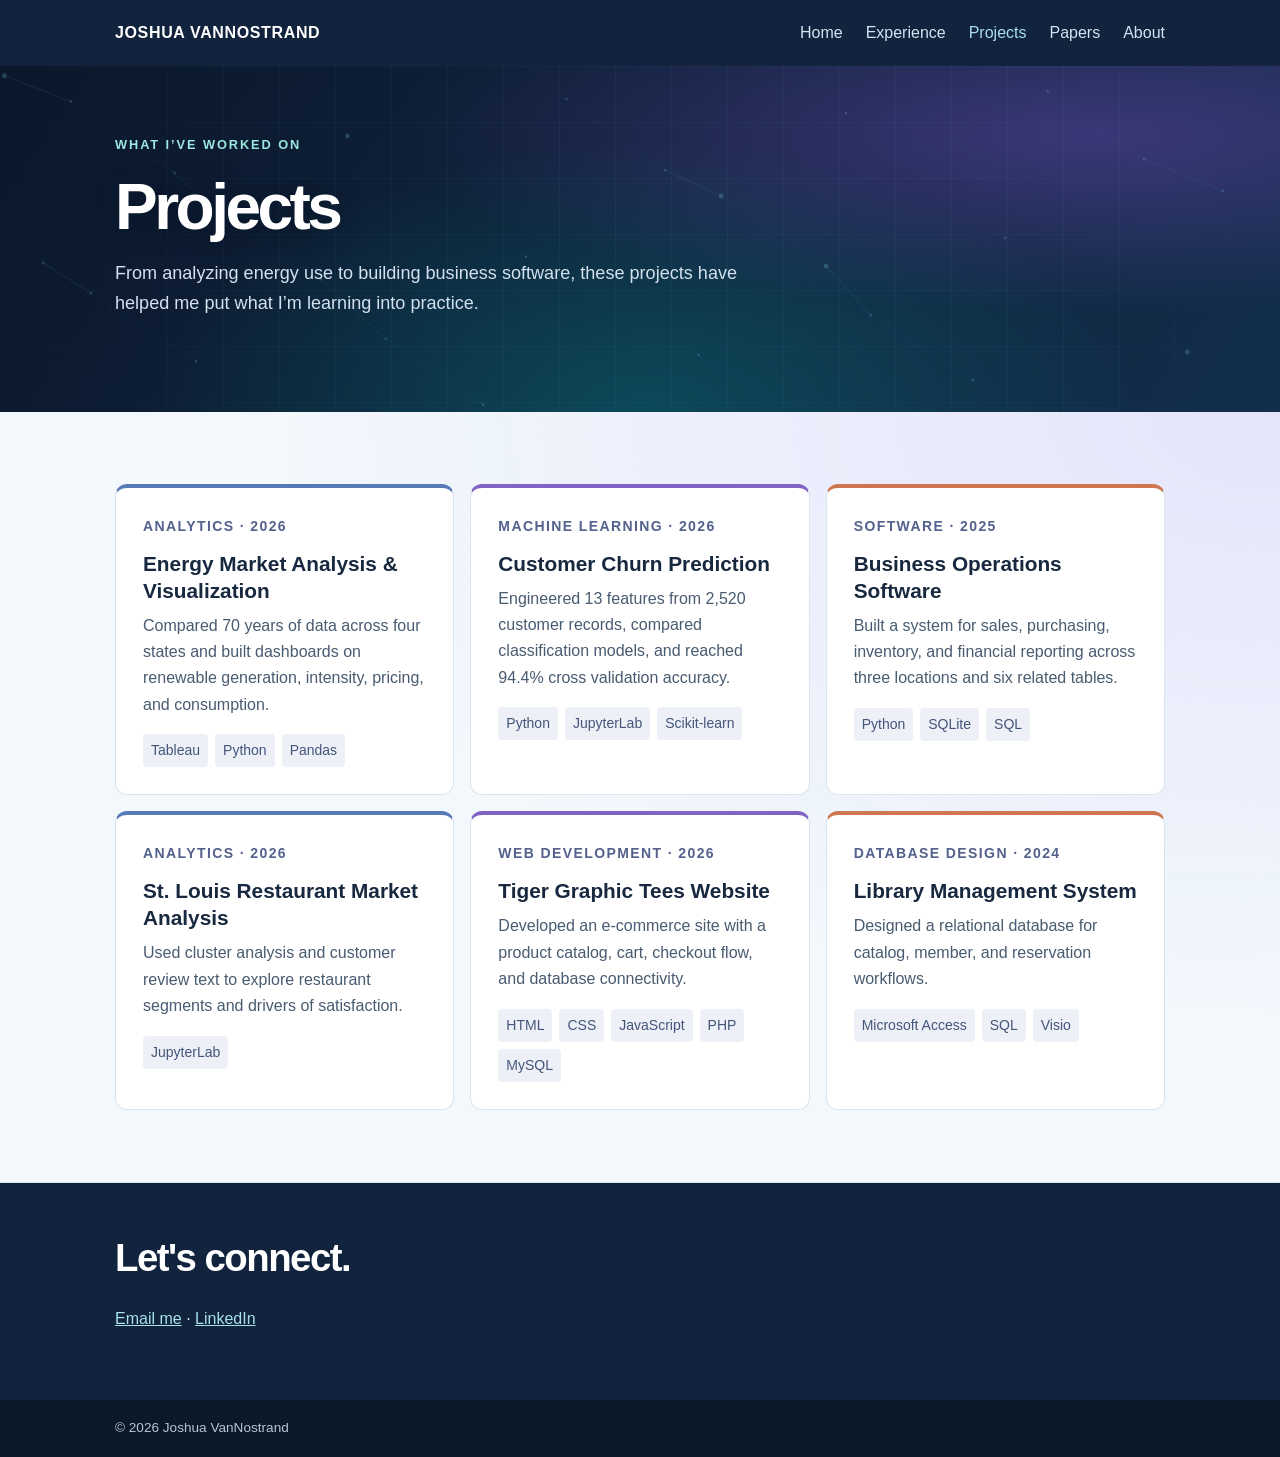
<file: Joshua-VanNostrand-website (3)/projects/index.html>
<!doctype html><html lang="en"><head><meta charset="utf-8"><meta name="viewport" content="width=device-width,initial-scale=1"><meta name="description" content="Joshua VanNostrand — RIT MIS student interested in technology and data for better systems in healthcare and environmental industries."><title>Projects | Joshua VanNostrand</title><link rel="icon" type="image/svg+xml" href="data:image/svg+xml,%3Csvg%20xmlns%3D%22http%3A%2F%2Fwww.w3.org%2F2000%2Fsvg%22%20viewBox%3D%220%200%2064%2064%22%3E%3Crect%20width%3D%2264%22%20height%3D%2264%22%20rx%3D%2212%22%20fill%3D%22%230b1930%22%2F%3E%3Cpath%20d%3D%22M12%2019h15v24c0%209-15%209-15%200v-4%22%20fill%3D%22none%22%20stroke%3D%22%238dd3e4%22%20stroke-width%3D%226%22%20stroke-linejoin%3D%22round%22%2F%3E%3Cpath%20d%3D%22m34%2017%209%2031%2010-31%22%20fill%3D%22none%22%20stroke%3D%22%238dd3e4%22%20stroke-width%3D%226%22%20stroke-linejoin%3D%22round%22%2F%3E%3C%2Fsvg%3E"><link rel="stylesheet" href="../style.css"><script src="../motion.js" defer></script><script src="../project-dialogs.js" defer></script></head><body><header class="dark"><nav class="wrap nav" aria-label="Main navigation"><a class="brand" href="../">JOSHUA VANNOSTRAND</a><div class="navlinks"><a href="../">Home</a><a href="../experience/">Experience</a><a href="../projects/" aria-current="page">Projects</a><a href="../papers/">Papers</a><a href="../about/">About</a></div></nav></header><main><section class="dark pagehead"><div class="wrap"><div class="eyebrow">What I’ve worked on</div><h1>Projects</h1><p>From analyzing energy use to building business software, these projects have helped me put what I’m learning into practice.</p></div></section><section class="section"><div class="wrap"><div class="grid"><article class="card project-card"><div class="project-summary"><div class="meta">Analytics · 2026</div><h3>Energy Market Analysis & Visualization</h3><p>Compared 70 years of data across four states and built dashboards on renewable generation, intensity, pricing, and consumption.</p><div class="chips"><span>Tableau</span><span>Python</span><span>Pandas</span></div></div><button class="project-hit-area" type="button" data-project="project-0" aria-label="View details for Energy Market Analysis & Visualization" aria-haspopup="dialog"></button></article><article class="card project-card"><div class="project-summary"><div class="meta">Machine learning · 2026</div><h3>Customer Churn Prediction</h3><p>Engineered 13 features from 2,520 customer records, compared classification models, and reached 94.4% cross validation accuracy.</p><div class="chips"><span>Python</span><span>JupyterLab</span><span>Scikit-learn</span></div></div><button class="project-hit-area" type="button" data-project="project-1" aria-label="View details for Customer Churn Prediction" aria-haspopup="dialog"></button></article><article class="card project-card"><div class="project-summary"><div class="meta">Software · 2025</div><h3>Business Operations Software</h3><p>Built a system for sales, purchasing, inventory, and financial reporting across three locations and six related tables.</p><div class="chips"><span>Python</span><span>SQLite</span><span>SQL</span></div></div><button class="project-hit-area" type="button" data-project="project-2" aria-label="View details for Business Operations Software" aria-haspopup="dialog"></button></article><article class="card project-card"><div class="project-summary"><div class="meta">Analytics · 2026</div><h3>St. Louis Restaurant Market Analysis</h3><p>Used cluster analysis and customer review text to explore restaurant segments and drivers of satisfaction.</p><div class="chips"><span>JupyterLab</span></div></div><button class="project-hit-area" type="button" data-project="project-3" aria-label="View details for St. Louis Restaurant Market Analysis" aria-haspopup="dialog"></button></article><article class="card project-card"><div class="project-summary"><div class="meta">Web development · 2026</div><h3>Tiger Graphic Tees Website</h3><p>Developed an e-commerce site with a product catalog, cart, checkout flow, and database connectivity.</p><div class="chips"><span>HTML</span><span>CSS</span><span>JavaScript</span><span>PHP</span><span>MySQL</span></div></div><button class="project-hit-area" type="button" data-project="project-4" aria-label="View details for Tiger Graphic Tees Website" aria-haspopup="dialog"></button></article><article class="card project-card"><div class="project-summary"><div class="meta">Database design · 2024</div><h3>Library Management System</h3><p>Designed a relational database for catalog, member, and reservation workflows.</p><div class="chips"><span>Microsoft Access</span><span>SQL</span><span>Visio</span></div></div><button class="project-hit-area" type="button" data-project="project-5" aria-label="View details for Library Management System" aria-haspopup="dialog"></button></article></div></div></section><dialog class="project-dialog" id="project-0" aria-labelledby="project-title-0"><div class="dialog-top"><div class="meta">Analytics · 2026</div><h2 id="project-title-0">Energy Market Analysis & Visualization</h2><button class="dialog-close" type="button" aria-label="Close Energy Market Analysis & Visualization" data-close-dialog>×</button></div><div class="dialog-body"><h3>Overview</h3><p>Compared 70 years of data across four states and built dashboards on renewable generation, intensity, pricing, and consumption.</p><h3>What I did</h3><p>Analyzed more than 196,000 data points and 700+ variables per state across California, Texas, Arizona, and New Mexico. The dashboards supported cross-state benchmarking and recommendations on renewable adoption, infrastructure, and interstate coordination.</p><h3>Result</h3><p>Created KPI dashboards for state-level comparisons and translated the findings into recommendations for renewable integration, grid infrastructure, and interstate coordination.</p><h3>Tools & methods</h3><div class="chips"><span>Tableau</span><span>Python</span><span>Pandas</span></div></div></dialog><dialog class="project-dialog" id="project-1" aria-labelledby="project-title-1"><div class="dialog-top"><div class="meta">Machine learning · 2026</div><h2 id="project-title-1">Customer Churn Prediction</h2><button class="dialog-close" type="button" aria-label="Close Customer Churn Prediction" data-close-dialog>×</button></div><div class="dialog-body"><h3>Overview</h3><p>Engineered 13 features from 2,520 customer records, compared classification models, and reached 94.4% cross validation accuracy.</p><h3>What I did</h3><p>Compared Random Forest, XGBoost, and LightGBM models. Examined classification performance alongside the financial cost of errors, then identified inactivity and customer complaints as key churn signals.</p><h3>Result</h3><p>Reached 94.4% cross-validation accuracy and identified account inactivity and customer complaints as leading churn-risk signals.</p><h3>Tools & methods</h3><div class="chips"><span>Python</span><span>JupyterLab</span><span>Scikit-learn</span></div><h3>Project document</h3><a class="button" href="../assets/customer-churn-report.pdf" target="_blank" rel="noopener noreferrer">Read Project Report (PDF)</a></div></dialog><dialog class="project-dialog" id="project-2" aria-labelledby="project-title-2"><div class="dialog-top"><div class="meta">Software · 2025</div><h2 id="project-title-2">Business Operations Software</h2><button class="dialog-close" type="button" aria-label="Close Business Operations Software" data-close-dialog>×</button></div><div class="dialog-body"><h3>Overview</h3><p>Built a system for sales, purchasing, inventory, and financial reporting across three locations and six related tables.</p><h3>What I did</h3><p>Automated multi-location sales, purchasing, and real-time inventory tracking. Generated location-level and company-wide income statements and analyzed product sales trends to support inventory decisions.</p><h3>Result</h3><p>Produced location-level and company-wide income statements and product sales analysis to support inventory and business decisions.</p><h3>Tools & methods</h3><div class="chips"><span>Python</span><span>SQLite</span><span>SQL</span></div><h3>Project document</h3><a class="button" href="../assets/business-operations-user-manual.pdf" target="_blank" rel="noopener noreferrer">Read User Manual (PDF)</a></div></dialog><dialog class="project-dialog" id="project-3" aria-labelledby="project-title-3"><div class="dialog-top"><div class="meta">Analytics · 2026</div><h2 id="project-title-3">St. Louis Restaurant Market Analysis</h2><button class="dialog-close" type="button" aria-label="Close St. Louis Restaurant Market Analysis" data-close-dialog>×</button></div><div class="dialog-body"><h3>Overview</h3><p>Used cluster analysis and customer review text to explore restaurant segments and drivers of satisfaction.</p><h3>What I did</h3><p>Segmented restaurants by ratings, pricing, review volume, and service features, then analyzed customer review text for themes that explain satisfaction and market positioning.</p><h3>Result</h3><p>Used restaurant segments and customer sentiment themes to explain patterns in the local market and customer satisfaction.</p><h3>Tools & methods</h3><div class="chips"><span>JupyterLab</span></div><h3>Project document</h3><a class="button" href="../assets/restaurant-market-report.pdf" target="_blank" rel="noopener noreferrer">Read Project Report (PDF)</a></div></dialog><dialog class="project-dialog" id="project-4" aria-labelledby="project-title-4"><div class="dialog-top"><div class="meta">Web development · 2026</div><h2 id="project-title-4">Tiger Graphic Tees Website</h2><button class="dialog-close" type="button" aria-label="Close Tiger Graphic Tees Website" data-close-dialog>×</button></div><div class="dialog-body"><h3>Overview</h3><p>Developed an e-commerce site with a product catalog, cart, checkout flow, and database connectivity.</p><h3>What I did</h3><p>Created a responsive product catalog, shopping cart, checkout flow, and MySQL-backed data features using HTML, CSS, JavaScript, and PHP.</p><h3>Result</h3><p>Connected the shopping experience to a database and built a responsive catalog, cart, and checkout flow.</p><h3>Tools & methods</h3><div class="chips"><span>HTML</span><span>CSS</span><span>JavaScript</span><span>PHP</span><span>MySQL</span></div><h3>Project document</h3><a class="button" href="../assets/tiger-graphic-tees-report.pdf" target="_blank" rel="noopener noreferrer">Read Final Report (PDF)</a></div></dialog><dialog class="project-dialog" id="project-5" aria-labelledby="project-title-5"><div class="dialog-top"><div class="meta">Database design · 2024</div><h2 id="project-title-5">Library Management System</h2><button class="dialog-close" type="button" aria-label="Close Library Management System" data-close-dialog>×</button></div><div class="dialog-body"><h3>Overview</h3><p>Designed a relational database for catalog, member, and reservation workflows.</p><h3>What I did</h3><p>Normalized tables for data integrity, mapped relationships in Visio, and implemented catalog, member, and reservation workflows in Microsoft Access.</p><h3>Result</h3><p>Designed normalized tables and relationship diagrams to support reliable catalog, member, and reservation records.</p><h3>Tools & methods</h3><div class="chips"><span>Microsoft Access</span><span>SQL</span><span>Visio</span></div><h3>Project document</h3><a class="button" href="../assets/library-system-proposal.pdf" target="_blank" rel="noopener noreferrer">Read Project Proposal (PDF)</a></div></dialog></main><footer><div class="dark footer"><div class="wrap"><h2>Let's connect.</h2><p><a href="mailto:vannostrandjosh2005@gmail.com">Email me</a> · <a href="https://www.linkedin.com/in/joshua-vannostrand/" target="_blank" rel="noopener noreferrer">LinkedIn</a></p></div></div><div class="copyright"><div class="wrap">© 2026 Joshua VanNostrand</div></div></footer></body></html>
</file>
<file: style.css>
*{box-sizing:border-box}html{scroll-behavior:smooth}body{margin:0;background:#f6f9fc;color:#17283f;font:16px/1.65 Arial,sans-serif}a{color:inherit}a:focus-visible{outline:3px solid #d6a64b;outline-offset:4px}.wrap{max-width:1100px;margin:auto;padding:0 25px}.dark{background:#11233d;color:white}.nav{display:flex;justify-content:space-between;gap:25px;align-items:center;padding-top:20px;padding-bottom:20px}.brand{font-weight:bold;text-decoration:none;letter-spacing:.04em}.navlinks{display:flex;gap:23px;flex-wrap:wrap}.navlinks a{text-decoration:none;color:#d5e2f0}.navlinks a[aria-current],.navlinks a:hover{color:#a8bfed}.hero{padding:75px 0 90px}.herogrid{display:grid;grid-template-columns:1.3fr .7fr;gap:60px;align-items:center}.eyebrow{color:#8daae4;text-transform:uppercase;letter-spacing:.15em;font-size:.8rem;font-weight:bold}h1{font-size:clamp(2.9rem,6vw,5.2rem);letter-spacing:-.055em;line-height:1.05;margin:18px 0}h2{font-size:clamp(1.9rem,3vw,2.6rem);letter-spacing:-.04em;line-height:1.2;margin:0 0 25px}h3{font-size:1.3rem;line-height:1.3;margin:0 0 9px}.hero p,.pagehead p{font-size:1.13rem;color:#d3e0ee;max-width:650px}.portrait{border:1px solid #6b80a9;border-radius:10px;background:linear-gradient(145deg,#294b67,#1a314f);display:block;overflow:hidden}.portrait img{width:100%;height:auto;object-fit:cover;border-radius:9px;display:block}.portrait b{font-size:5rem;letter-spacing:-.08em;color:#b1c4eb}.portrait span{font-size:.9rem;color:#d4dbe9}.button{display:inline-block;background:#a9c0ed;color:#10263a;text-decoration:none;font-weight:bold;border-radius:5px;padding:12px 17px;margin:18px 10px 0 0}.button.alt{background:transparent;color:white;border:1px solid #9db3df}.section{padding:72px 0;border-bottom:1px solid #d9e4ed}.lead{max-width:790px;font-size:1.12rem;color:#455b72}.grid{display:grid;grid-template-columns:repeat(3,1fr);gap:16px}.card{background:white;border:1px solid #dce5ee;border-radius:8px;padding:27px}.card p,.row p{color:#485b70;margin:0}.meta{font-size:.78rem;text-transform:uppercase;letter-spacing:.1em;font-weight:bold;color:#53618c;margin-bottom:12px}.pagehead{padding:68px 0 75px}.pagehead h1{font-size:clamp(2.8rem,5vw,4.5rem)}.row{display:grid;grid-template-columns:190px 1fr;gap:26px;border-top:1px solid #cedce7;padding:25px 0}.date,.org{font-weight:bold;color:#586991}.org{margin-bottom:7px}.chips{display:flex;flex-wrap:wrap;gap:7px;margin-top:18px}.chips span{background:#eef0f8;color:#435579;padding:5px 8px;border-radius:4px;font-size:.8rem}.notice{background:#edf0fa;border-left:4px solid #8b91c5;padding:25px;max-width:780px}.footer{padding:52px 0}.footer a{color:#a9c0ed}.copyright{background:#0b182a;color:#b7c5d2;padding:17px 0;font-size:.85rem}@media(max-width:750px){.nav{align-items:flex-start;flex-direction:column}.herogrid,.grid,.row{grid-template-columns:1fr}.hero{padding:55px 0}.portrait{max-width:370px}.section{padding:52px 0}.row{gap:3px}}
/* Interactive technical backdrop */
.hero,.pagehead{position:relative;overflow:hidden;isolation:isolate;background:radial-gradient(circle at 78% 15%,#214c73 0,transparent 35%),linear-gradient(125deg,#0b172b 0%,#102b49 60%,#0b1930 100%)}
.hero::before,.pagehead::before{content:"";position:absolute;inset:0;z-index:-1;pointer-events:none;background:linear-gradient(90deg,transparent 98%,rgba(128,215,237,.07) 100%),linear-gradient(0deg,transparent 98%,rgba(128,215,237,.07) 100%);background-size:56px 56px;mask-image:linear-gradient(to right,transparent,black 20%,black 85%,transparent);transform:translate3d(calc(var(--mx,0px)*.025),calc(var(--scroll,0px)*-.04),0)}
.motion-canvas{position:absolute;inset:0;width:100%;height:100%;z-index:-1;pointer-events:none;opacity:.88}
.hero .herogrid,.pagehead .wrap{position:relative;z-index:1}.hero h1{text-shadow:0 4px 25px #09172a88}.pagehead h1{text-shadow:0 3px 22px #07162888}
.portrait{box-shadow:0 22px 75px #07162c99,0 0 0 1px #8ba8e233;transform:translate3d(calc(var(--mx,0px)*.012),calc(var(--my,0px)*.012),0);transition:transform .25s ease-out,box-shadow .25s ease-out}.portrait:hover{box-shadow:0 24px 85px #07162caa,0 0 28px #729df455}
.section:nth-of-type(even),.section:nth-of-type(odd){background:#f8f9fc}.card{transition:transform .2s ease,box-shadow .2s ease,border-color .2s ease,background-color .2s ease}.card:hover{transform:translateY(-5px);box-shadow:0 14px 35px #18375218;border-color:#b5b9d8}.button{transition:transform .2s ease,box-shadow .2s ease}.button:hover{transform:translateY(-2px);box-shadow:0 8px 22px #5481da33}
.reveal,.reveal.visible{opacity:1;transform:none}
@media(max-width:750px){.portrait{transform:none}.hero::before,.pagehead::before{background-size:40px 40px}}
@media(prefers-reduced-motion:reduce){html{scroll-behavior:auto}*,*::before,*::after{animation-duration:.01ms!important;transition-duration:.01ms!important}.reveal{opacity:1;transform:none}.portrait{transform:none!important}}

.story-intro{max-width:750px;font-size:1.2rem;color:#415870}.story{position:relative;max-width:930px;margin:0 auto}.story::before{content:"";position:absolute;left:15px;top:10px;bottom:35px;width:2px;background:linear-gradient(#7497dd,#264f80)}.chapter{position:relative;padding:0 0 60px 57px}.chapter::before{content:"";position:absolute;left:8px;top:7px;width:16px;height:16px;border-radius:50%;background:#9bb7ef;box-shadow:0 0 0 5px #e1e9f8;border:2px solid #28498c}.chapter:last-child{padding-bottom:0}.chapter .year{color:#264a92;font-size:.81rem;font-weight:bold;letter-spacing:.13em;text-transform:uppercase}.chapter h2{margin:8px 0 13px}.chapter p{max-width:740px;color:#43566c}.travel-grid{display:grid;grid-template-columns:repeat(4,1fr);gap:12px;margin:26px 0 9px}.travel-grid figure{margin:0}.travel-grid img{width:100%;height:220px;object-fit:cover;border-radius:7px;display:block;transition:transform .25s ease,box-shadow .25s ease}.travel-grid img:hover{transform:none;box-shadow:none}.travel-grid figcaption{font-size:.82rem;color:#52657a;margin-top:8px}.club-grid{display:grid;grid-template-columns:repeat(2,1fr);gap:16px;margin-top:23px}.club-grid .card{min-height:0}.textlink{display:inline-block;margin-top:16px;color:#565a91;font-weight:bold}.story-end{background:#edf0fa;padding:27px;border-left:4px solid #8b91c5;border-radius:4px}
@media(max-width:850px){.travel-grid{grid-template-columns:repeat(2,1fr)}.club-grid{grid-template-columns:1fr}}@media(max-width:500px){.travel-grid{gap:9px}.travel-grid img{height:170px}.chapter{padding-left:42px}.travel-grid figcaption{font-size:.75rem}}

.project-card{display:flex;flex-direction:column;align-items:flex-start}.project-card .project-summary{flex:1}.project-card .chips{margin-top:16px}.dialog-close:focus-visible{outline:3px solid #d6a64b;outline-offset:3px}
.project-dialog{border:1px solid #879fd0;border-radius:14px;padding:0;width:min(760px,calc(100vw - 32px));max-height:min(86vh,900px);color:#17283f;background:#f7fbfd;box-shadow:0 28px 90px #061728a8;overflow:auto}.project-dialog::backdrop{background:#061426c9;backdrop-filter:blur(5px)}.dialog-top{background:linear-gradient(125deg,#10233c,#1d4968);color:white;padding:34px 44px 30px;position:relative}.dialog-top .meta{color:#9cb7ec}.dialog-top h2{margin:8px 36px 0 0;font-size:clamp(1.7rem,3vw,2.3rem)}.dialog-close{position:absolute;top:20px;right:22px;width:36px;height:36px;border:1px solid #a8badf;border-radius:50%;color:white;background:#ffffff16;font-size:1.4rem;line-height:1;cursor:pointer}.dialog-body{padding:30px 44px 40px}.dialog-body p{color:#425970;margin:0 0 20px}.dialog-body h3{font-size:1rem;color:#565a91;text-transform:uppercase;letter-spacing:.09em;margin:24px 0 8px}.dialog-body .chips{margin-top:10px}.dialog-body .chips span{background:#eceef7}
@media(max-width:600px){.dialog-top{padding:25px 24px}.dialog-body{padding:24px}.dialog-close{top:14px;right:14px}}
@media(prefers-reduced-motion:no-preference){.project-dialog[open]{animation:dialog-in .22s ease-out}@keyframes dialog-in{from{opacity:0;transform:translateY(12px) scale(.985)}to{opacity:1;transform:none}}}

.project-card{position:relative;cursor:pointer}.project-hit-area{position:absolute;inset:0;width:100%;height:100%;border:0;border-radius:8px;background:transparent;cursor:pointer}.project-hit-area:focus-visible{outline:3px solid #d6a64b;outline-offset:4px}.project-card:has(:focus-visible){border-color:#8b91c5;box-shadow:0 14px 35px #18375224}.project-card .project-cue{display:inline-block;margin-top:20px;color:#565a91;font-size:.94rem;font-weight:bold}.project-card:hover .project-cue{text-decoration:underline}

.role-card{position:relative;display:grid;grid-template-columns:190px 1fr;gap:26px;cursor:pointer}.role-card .project-cue{display:inline-block;margin-top:12px}.role-card:hover,.role-card:has(:focus-visible){background:#eeedf8}.role-card h3{margin:0}.role-card .org{margin:5px 0 9px}
.photo-carousel{margin-top:18px}.carousel-viewport{display:flex;overflow-x:auto;scroll-snap-type:x proximity;scroll-behavior:auto;overscroll-behavior-inline:contain;border-radius:8px;background:#11233d;scrollbar-width:thin}.carousel-viewport figure{flex:0 0 100%;scroll-snap-align:start;margin:0;text-align:center}.carousel-viewport img{display:block;width:100%;height:min(48vh,420px);object-fit:contain}.carousel-viewport figcaption{padding:10px;color:#e4ebf8;font-size:.9rem}.carousel-controls{display:flex;align-items:center;justify-content:center;gap:20px;margin-top:12px}.carousel-controls button{border:1px solid #8a9fc8;background:white;border-radius:50%;width:38px;height:38px;color:#183672;font-size:1.5rem;line-height:1;cursor:pointer}.carousel-controls button:hover{background:#eeedf8}.carousel-count{font-size:.9rem;color:#4e6578;min-width:52px;text-align:center}
.travel-grid{display:flex;gap:0;margin:0}.travel-grid figure{flex:0 0 100%;scroll-snap-align:start}.travel-grid img{height:min(48vh,420px);object-fit:contain}.travel-grid figcaption{color:#e4ebf8;padding:10px;margin:0}
@media(max-width:750px){.role-card{grid-template-columns:1fr;gap:4px}}
@media(prefers-reduced-motion:reduce){.carousel-viewport{scroll-behavior:auto}}

.gallery-hint{font-size:.86rem;color:#52697c;margin:10px 0 0}.carousel-viewport:focus-visible{outline:3px solid #d6a64b;outline-offset:3px}

.hero,.pagehead{background:radial-gradient(ellipse at 85% 20%,#6446aa80,transparent 45%),radial-gradient(ellipse at 50% 100%,#08318366,transparent 55%),linear-gradient(125deg,#0b172b,#122e4b)}
.hero h1{color:#fff;font-size:clamp(2.6rem,5vw,4.3rem);margin:16px 0}.hero p{font-size:1.05rem;line-height:1.6}.hero .eyebrow,.pagehead .eyebrow{color:#9cb5e7}
.section:nth-of-type(even),.section:nth-of-type(odd){background:#f8f9fc}
.section:nth-of-type(even),.section:nth-of-type(odd){background:#f8f9fc}
.card{border-top:4px solid #587bb7;border-radius:12px}.card:nth-of-type(3n+2){border-top-color:#8262c4}.card:nth-of-type(3n){border-top-color:#ce7650}
.project-card:hover,.project-card:has(:focus-visible){box-shadow:0 16px 35px #59469724;transform:translateY(-5px)}
.role-card{background:transparent;transition:background-color .2s ease,box-shadow .2s ease,border-color .2s ease;padding:25px 20px;border-radius:12px;border-left:4px solid #6684b5;margin-bottom:12px}.role-card:nth-of-type(even){border-left-color:#9576cd}.role-card:hover,.role-card:has(:focus-visible){background:#eeeafb}
.button{background:#dfd9f3}.dark .button:not(.alt){background:#a2b9e7}.button:hover{box-shadow:0 8px 22px #9675cf44}.dialog-top{background:linear-gradient(115deg,#14334b,#35425d 55%,#59427c)}
.story-intro{margin-bottom:50px}.story::before{background:linear-gradient(#e49c66,#9670cf,#648bc7,#4b8fc6)}
.chapter::before{background:#f1b179;border-color:#a85f31;box-shadow:0 0 0 5px #faeadc}.chapter:nth-of-type(3n+2)::before{background:#ba9ce8;border-color:#73549c;box-shadow:0 0 0 5px #eee5fa}.chapter:nth-of-type(3n)::before{background:#a9c6ef;border-color:#496da1;box-shadow:0 0 0 5px #e5edfa}
.chapter .year{color:#655098;font-size:.875rem}.chapter h2{font-size:clamp(1.65rem,3vw,2.2rem)}
.photo-carousel{max-width:760px;margin:24px 0 10px}.carousel-viewport{background:linear-gradient(120deg,#142b42,#303055);border:1px solid #70649a55;box-shadow:0 10px 28px #23364c18;scrollbar-color:#9b8bcd #1c2c45}.carousel-viewport img{height:clamp(250px,48vw,450px);max-height:60vh;object-fit:contain}.carousel-viewport figure{min-width:0}.carousel-viewport figcaption{font-size:.9rem}.story-end{background:linear-gradient(115deg,#e8eef9,#ede7fb);border-color:#8770b1}
.education-panel{display:grid;grid-template-columns:1fr 1fr;gap:38px;padding:32px;border:1px solid #d2d9ed;border-radius:14px;background:linear-gradient(120deg,#ecf0fa,#f0ebfa)}.education-panel h3{color:#273955}.education-panel p{color:#45566e}.gpa{display:inline-flex;gap:12px;align-items:center;padding:9px 16px;background:#fff;border-radius:8px;color:#425783}.awards{padding-left:20px;margin:16px 0 0}.awards li{margin:0 0 12px}.awards span{display:block;color:#536079;font-size:.9rem}.meta{font-size:.875rem}.chips span{font-size:.875rem}
@media(max-width:650px){.education-panel{grid-template-columns:1fr;padding:24px;gap:25px}.chapter{padding-left:39px}.role-card{padding:20px 15px}.carousel-viewport img{height:320px}}

.card-action{display:block;align-self:stretch;text-align:center;border-top:1px solid #e1e5ef;margin-top:24px;padding-top:15px;font-size:.88rem;font-weight:700;color:#565a91}.project-card:hover .card-action{text-decoration:underline}.card-date{font-size:.9rem;color:#59667d;margin:-6px 0 16px}.card-org{font-weight:600;font-size:.9rem;margin:0 0 12px!important}.resume-bullets{padding-left:21px;margin:18px 0 26px;color:#425970}.resume-bullets li{padding-left:5px;margin-bottom:16px;line-height:1.7}.dialog-body .chips{margin:0 0 24px}.dialog-org{font-weight:600}.project-card .meta{line-height:1.5}

.role-card:hover .card-action,.role-card:focus-within .card-action{text-decoration:underline}.navlinks a{text-decoration:underline;text-underline-offset:5px;text-decoration-color:#9cb5e780}.navlinks a:hover,.navlinks a[aria-current]{text-decoration-color:currentColor}.role-card .meta{margin-bottom:5px}
</file>
<file: Joshua-VanNostrand-website (3)/style.css>
*{box-sizing:border-box}html{scroll-behavior:smooth}body{margin:0;background:#f6f9fc;color:#17283f;font:16px/1.65 Arial,sans-serif}a{color:inherit}a:focus-visible{outline:3px solid #d6a64b;outline-offset:4px}.wrap{max-width:1100px;margin:auto;padding:0 25px}.dark{background:#11233d;color:white}.nav{display:flex;justify-content:space-between;gap:25px;align-items:center;padding-top:20px;padding-bottom:20px}.brand{font-weight:bold;text-decoration:none;letter-spacing:.04em}.navlinks{display:flex;gap:23px;flex-wrap:wrap}.navlinks a{text-decoration:none;color:#d5e2f0}.navlinks a[aria-current],.navlinks a:hover{color:#a8e0ed}.hero{padding:75px 0 90px}.herogrid{display:grid;grid-template-columns:1.3fr .7fr;gap:60px;align-items:center}.eyebrow{color:#8dd3e4;text-transform:uppercase;letter-spacing:.15em;font-size:.8rem;font-weight:bold}h1{font-size:clamp(2.9rem,6vw,5.2rem);letter-spacing:-.055em;line-height:1.05;margin:18px 0}h2{font-size:clamp(1.9rem,3vw,2.6rem);letter-spacing:-.04em;line-height:1.2;margin:0 0 25px}h3{font-size:1.3rem;line-height:1.3;margin:0 0 9px}.hero p,.pagehead p{font-size:1.13rem;color:#d3e0ee;max-width:650px}.portrait{aspect-ratio:4/5;border:1px solid #6b96a9;border-radius:10px;background:linear-gradient(145deg,#294b67,#1a314f);display:grid;place-content:center;text-align:center;min-height:350px}.portrait img{width:100%;height:100%;object-fit:cover;border-radius:9px;display:block}.portrait b{font-size:5rem;letter-spacing:-.08em;color:#b1e1eb}.portrait span{font-size:.9rem;color:#d4e3e9}.button{display:inline-block;background:#a9e1ed;color:#10263a;text-decoration:none;font-weight:bold;border-radius:5px;padding:12px 17px;margin:18px 10px 0 0}.button.alt{background:transparent;color:white;border:1px solid #9dcfdf}.section{padding:72px 0;border-bottom:1px solid #d9e4ed}.lead{max-width:790px;font-size:1.12rem;color:#455b72}.grid{display:grid;grid-template-columns:repeat(3,1fr);gap:16px}.card{background:white;border:1px solid #dce5ee;border-radius:8px;padding:27px}.card p,.row p{color:#485b70;margin:0}.meta{font-size:.78rem;text-transform:uppercase;letter-spacing:.1em;font-weight:bold;color:#53618c;margin-bottom:12px}.pagehead{padding:68px 0 75px}.pagehead h1{font-size:clamp(2.8rem,5vw,4.5rem)}.row{display:grid;grid-template-columns:190px 1fr;gap:26px;border-top:1px solid #cedce7;padding:25px 0}.date,.org{font-weight:bold;color:#586991}.org{margin-bottom:7px}.chips{display:flex;flex-wrap:wrap;gap:7px;margin-top:18px}.chips span{background:#eef0f8;color:#435579;padding:5px 8px;border-radius:4px;font-size:.8rem}.notice{background:#edf0fa;border-left:4px solid #8b91c5;padding:25px;max-width:780px}.footer{padding:52px 0}.footer a{color:#a9e1ed}.copyright{background:#0b182a;color:#b7c5d2;padding:17px 0;font-size:.85rem}@media(max-width:750px){.nav{align-items:flex-start;flex-direction:column}.herogrid,.grid,.row{grid-template-columns:1fr}.hero{padding:55px 0}.portrait{max-width:370px;min-height:290px}.section{padding:52px 0}.row{gap:3px}}
/* Interactive technical backdrop */
.hero,.pagehead{position:relative;overflow:hidden;isolation:isolate;background:radial-gradient(circle at 78% 15%,#214c73 0,transparent 35%),linear-gradient(125deg,#0b172b 0%,#102b49 60%,#0b1930 100%)}
.hero::before,.pagehead::before{content:"";position:absolute;inset:0;z-index:-1;pointer-events:none;background:linear-gradient(90deg,transparent 98%,rgba(128,215,237,.07) 100%),linear-gradient(0deg,transparent 98%,rgba(128,215,237,.07) 100%);background-size:56px 56px;mask-image:linear-gradient(to right,transparent,black 20%,black 85%,transparent);transform:translate3d(calc(var(--mx,0px)*.025),calc(var(--scroll,0px)*-.04),0)}
.motion-canvas{position:absolute;inset:0;width:100%;height:100%;z-index:-1;pointer-events:none;opacity:.88}
.hero .herogrid,.pagehead .wrap{position:relative;z-index:1}.hero h1{text-shadow:0 4px 25px #09172a88}.pagehead h1{text-shadow:0 3px 22px #07162888}
.portrait{box-shadow:0 22px 75px #07162c99,0 0 0 1px #8bd7e233;transform:translate3d(calc(var(--mx,0px)*.012),calc(var(--my,0px)*.012),0);transition:transform .25s ease-out,box-shadow .25s ease-out}.portrait:hover{box-shadow:0 24px 85px #07162caa,0 0 28px #72d8f455}
.section:nth-of-type(even){background:radial-gradient(circle at 90% 0%,#d8eef650,transparent 38%),#f2f7fb}.card{transition:transform .2s ease,box-shadow .2s ease,border-color .2s ease,background-color .2s ease}.card:hover{transform:translateY(-5px);box-shadow:0 14px 35px #18375218;border-color:#b5b9d8}.button{transition:transform .2s ease,box-shadow .2s ease}.button:hover{transform:translateY(-2px);box-shadow:0 8px 22px #54bada33}
.reveal,.reveal.visible{opacity:1;transform:none}
@media(max-width:750px){.portrait{transform:none}.hero::before,.pagehead::before{background-size:40px 40px}}
@media(prefers-reduced-motion:reduce){html{scroll-behavior:auto}*,*::before,*::after{animation-duration:.01ms!important;transition-duration:.01ms!important}.reveal{opacity:1;transform:none}.portrait{transform:none!important}}

.story-intro{max-width:750px;font-size:1.2rem;color:#415870}.story{position:relative;max-width:930px;margin:0 auto}.story::before{content:"";position:absolute;left:15px;top:10px;bottom:35px;width:2px;background:linear-gradient(#74c9dd,#264f80)}.chapter{position:relative;padding:0 0 60px 57px}.chapter::before{content:"";position:absolute;left:8px;top:7px;width:16px;height:16px;border-radius:50%;background:#9be0ef;box-shadow:0 0 0 5px #e1f3f8;border:2px solid #28758c}.chapter:last-child{padding-bottom:0}.chapter .year{color:#267a92;font-size:.81rem;font-weight:bold;letter-spacing:.13em;text-transform:uppercase}.chapter h2{margin:8px 0 13px}.chapter p{max-width:740px;color:#43566c}.travel-grid{display:grid;grid-template-columns:repeat(4,1fr);gap:12px;margin:26px 0 9px}.travel-grid figure{margin:0}.travel-grid img{width:100%;height:220px;object-fit:cover;border-radius:7px;display:block;transition:transform .25s ease,box-shadow .25s ease}.travel-grid img:hover{transform:none;box-shadow:none}.travel-grid figcaption{font-size:.82rem;color:#52657a;margin-top:8px}.club-grid{display:grid;grid-template-columns:repeat(2,1fr);gap:16px;margin-top:23px}.club-grid .card{min-height:0}.textlink{display:inline-block;margin-top:16px;color:#565a91;font-weight:bold}.story-end{background:#edf0fa;padding:27px;border-left:4px solid #8b91c5;border-radius:4px}
@media(max-width:850px){.travel-grid{grid-template-columns:repeat(2,1fr)}.club-grid{grid-template-columns:1fr}}@media(max-width:500px){.travel-grid{gap:9px}.travel-grid img{height:170px}.chapter{padding-left:42px}.travel-grid figcaption{font-size:.75rem}}

.project-card{display:flex;flex-direction:column;align-items:flex-start}.project-card .project-summary{flex:1}.project-card .chips{margin-top:16px}.dialog-close:focus-visible{outline:3px solid #d6a64b;outline-offset:3px}
.project-dialog{border:1px solid #87bad0;border-radius:14px;padding:0;width:min(760px,calc(100vw - 32px));max-height:min(86vh,900px);color:#17283f;background:#f7fbfd;box-shadow:0 28px 90px #061728a8;overflow:auto}.project-dialog::backdrop{background:#061426c9;backdrop-filter:blur(5px)}.dialog-top{background:linear-gradient(125deg,#10233c,#1d4968);color:white;padding:34px 44px 30px;position:relative}.dialog-top .meta{color:#9cdeec}.dialog-top h2{margin:8px 36px 0 0;font-size:clamp(1.7rem,3vw,2.3rem)}.dialog-close{position:absolute;top:20px;right:22px;width:36px;height:36px;border:1px solid #a8d5df;border-radius:50%;color:white;background:#ffffff16;font-size:1.4rem;line-height:1;cursor:pointer}.dialog-body{padding:30px 44px 40px}.dialog-body p{color:#425970;margin:0 0 20px}.dialog-body h3{font-size:1rem;color:#565a91;text-transform:uppercase;letter-spacing:.09em;margin:24px 0 8px}.dialog-body .chips{margin-top:10px}.dialog-body .chips span{background:#eceef7}
@media(max-width:600px){.dialog-top{padding:25px 24px}.dialog-body{padding:24px}.dialog-close{top:14px;right:14px}}
@media(prefers-reduced-motion:no-preference){.project-dialog[open]{animation:dialog-in .22s ease-out}@keyframes dialog-in{from{opacity:0;transform:translateY(12px) scale(.985)}to{opacity:1;transform:none}}}

.project-card{position:relative;cursor:pointer}.project-hit-area{position:absolute;inset:0;width:100%;height:100%;border:0;border-radius:8px;background:transparent;cursor:pointer}.project-hit-area:focus-visible{outline:3px solid #d6a64b;outline-offset:4px}.project-card:has(:focus-visible){border-color:#8b91c5;box-shadow:0 14px 35px #18375224}.project-card .project-cue{display:inline-block;margin-top:20px;color:#565a91;font-size:.94rem;font-weight:bold}.project-card .project-cue::after{content:" ↗"}.project-card:hover .project-cue{text-decoration:underline}

.role-card{position:relative;display:grid;grid-template-columns:190px 1fr;gap:26px;cursor:pointer}.role-card .project-cue{display:inline-block;margin-top:12px}.role-card:hover,.role-card:has(:focus-visible){background:#eeedf8}.role-card h3{margin:0}.role-card .org{margin:5px 0 9px}
.photo-carousel{margin-top:18px}.carousel-viewport{display:flex;overflow-x:auto;scroll-snap-type:x proximity;scroll-behavior:auto;overscroll-behavior-inline:contain;border-radius:8px;background:#11233d;scrollbar-width:thin}.carousel-viewport figure{flex:0 0 100%;scroll-snap-align:start;margin:0;text-align:center}.carousel-viewport img{display:block;width:100%;height:min(48vh,420px);object-fit:contain}.carousel-viewport figcaption{padding:10px;color:#e4f3f8;font-size:.9rem}.carousel-controls{display:flex;align-items:center;justify-content:center;gap:20px;margin-top:12px}.carousel-controls button{border:1px solid #8ab9c8;background:white;border-radius:50%;width:38px;height:38px;color:#185c72;font-size:1.5rem;line-height:1;cursor:pointer}.carousel-controls button:hover{background:#eeedf8}.carousel-count{font-size:.9rem;color:#4e6578;min-width:52px;text-align:center}
.travel-grid{display:flex;gap:0;margin:0}.travel-grid figure{flex:0 0 100%;scroll-snap-align:start}.travel-grid img{height:min(48vh,420px);object-fit:contain}.travel-grid figcaption{color:#e4f3f8;padding:10px;margin:0}
@media(max-width:750px){.role-card{grid-template-columns:1fr;gap:4px}}
@media(prefers-reduced-motion:reduce){.carousel-viewport{scroll-behavior:auto}}

.gallery-hint{font-size:.86rem;color:#52697c;margin:10px 0 0}.carousel-viewport:focus-visible{outline:3px solid #d6a64b;outline-offset:3px}

.hero,.pagehead{background:radial-gradient(ellipse at 85% 20%,#6446aa80,transparent 45%),radial-gradient(ellipse at 50% 100%,#087f8366,transparent 55%),linear-gradient(125deg,#0b172b,#122e4b)}
.hero h1{color:#fff}.hero .eyebrow,.pagehead .eyebrow{color:#9ce7de}
.section:nth-of-type(even){background:radial-gradient(ellipse at 100% 0%,#d8d1fa80,transparent 55%),#f2f8fc}
.section:nth-of-type(odd){background:radial-gradient(ellipse at 0 100%,#e7e3f570,transparent 55%),#f9fbfe}
.card{border-top:4px solid #587bb7;border-radius:12px}.card:nth-of-type(3n+2){border-top-color:#8262c4}.card:nth-of-type(3n){border-top-color:#ce7650}
.project-card:hover,.project-card:has(:focus-visible){box-shadow:0 16px 35px #59469724;transform:translateY(-5px)}
.role-card{background:transparent;transition:background-color .2s ease,box-shadow .2s ease,border-color .2s ease;padding:25px 20px;border-radius:12px;border-left:4px solid #6684b5;margin-bottom:12px}.role-card:nth-of-type(even){border-left-color:#9576cd}.role-card:hover,.role-card:has(:focus-visible){background:#eeeafb}
.button{background:#dfd9f3}.dark .button:not(.alt){background:#a2e7d7}.button:hover{box-shadow:0 8px 22px #9675cf44}.dialog-top{background:linear-gradient(115deg,#14334b,#35505d 55%,#59427c)}
.story-intro{margin-bottom:50px}.story::before{background:linear-gradient(#e49c66,#9670cf,#648bc7,#4b8fc6)}
.chapter::before{background:#f1b179;border-color:#a85f31;box-shadow:0 0 0 5px #faeadc}.chapter:nth-of-type(3n+2)::before{background:#ba9ce8;border-color:#73549c;box-shadow:0 0 0 5px #eee5fa}.chapter:nth-of-type(3n)::before{background:#a9c6ef;border-color:#496da1;box-shadow:0 0 0 5px #e5edfa}
.chapter .year{color:#655098;font-size:.875rem}.chapter h2{font-size:clamp(1.65rem,3vw,2.2rem)}
.photo-carousel{max-width:760px;margin:24px 0 10px}.carousel-viewport{background:linear-gradient(120deg,#142b42,#303055);border:1px solid #70649a55;box-shadow:0 10px 28px #23364c18;scrollbar-color:#9b8bcd #1c2c45}.carousel-viewport img{height:clamp(250px,48vw,450px);max-height:60vh;object-fit:contain}.carousel-viewport figure{min-width:0}.carousel-viewport figcaption{font-size:.9rem}.story-end{background:linear-gradient(115deg,#e8eef9,#ede7fb);border-color:#8770b1}
.education-panel{display:grid;grid-template-columns:1fr 1fr;gap:38px;padding:32px;border:1px solid #d2d9ed;border-radius:14px;background:linear-gradient(120deg,#ecf0fa,#f0ebfa)}.education-panel h3{color:#273955}.education-panel p{color:#45566e}.gpa{display:inline-flex;gap:12px;align-items:center;padding:9px 16px;background:#fff;border-radius:8px;color:#425783}.awards{padding-left:20px;margin:16px 0 0}.awards li{margin:0 0 12px}.awards span{display:block;color:#536079;font-size:.9rem}.meta{font-size:.875rem}.chips span{font-size:.875rem}
@media(max-width:650px){.education-panel{grid-template-columns:1fr;padding:24px;gap:25px}.chapter{padding-left:39px}.role-card{padding:20px 15px}.carousel-viewport img{height:320px}}
</file>
